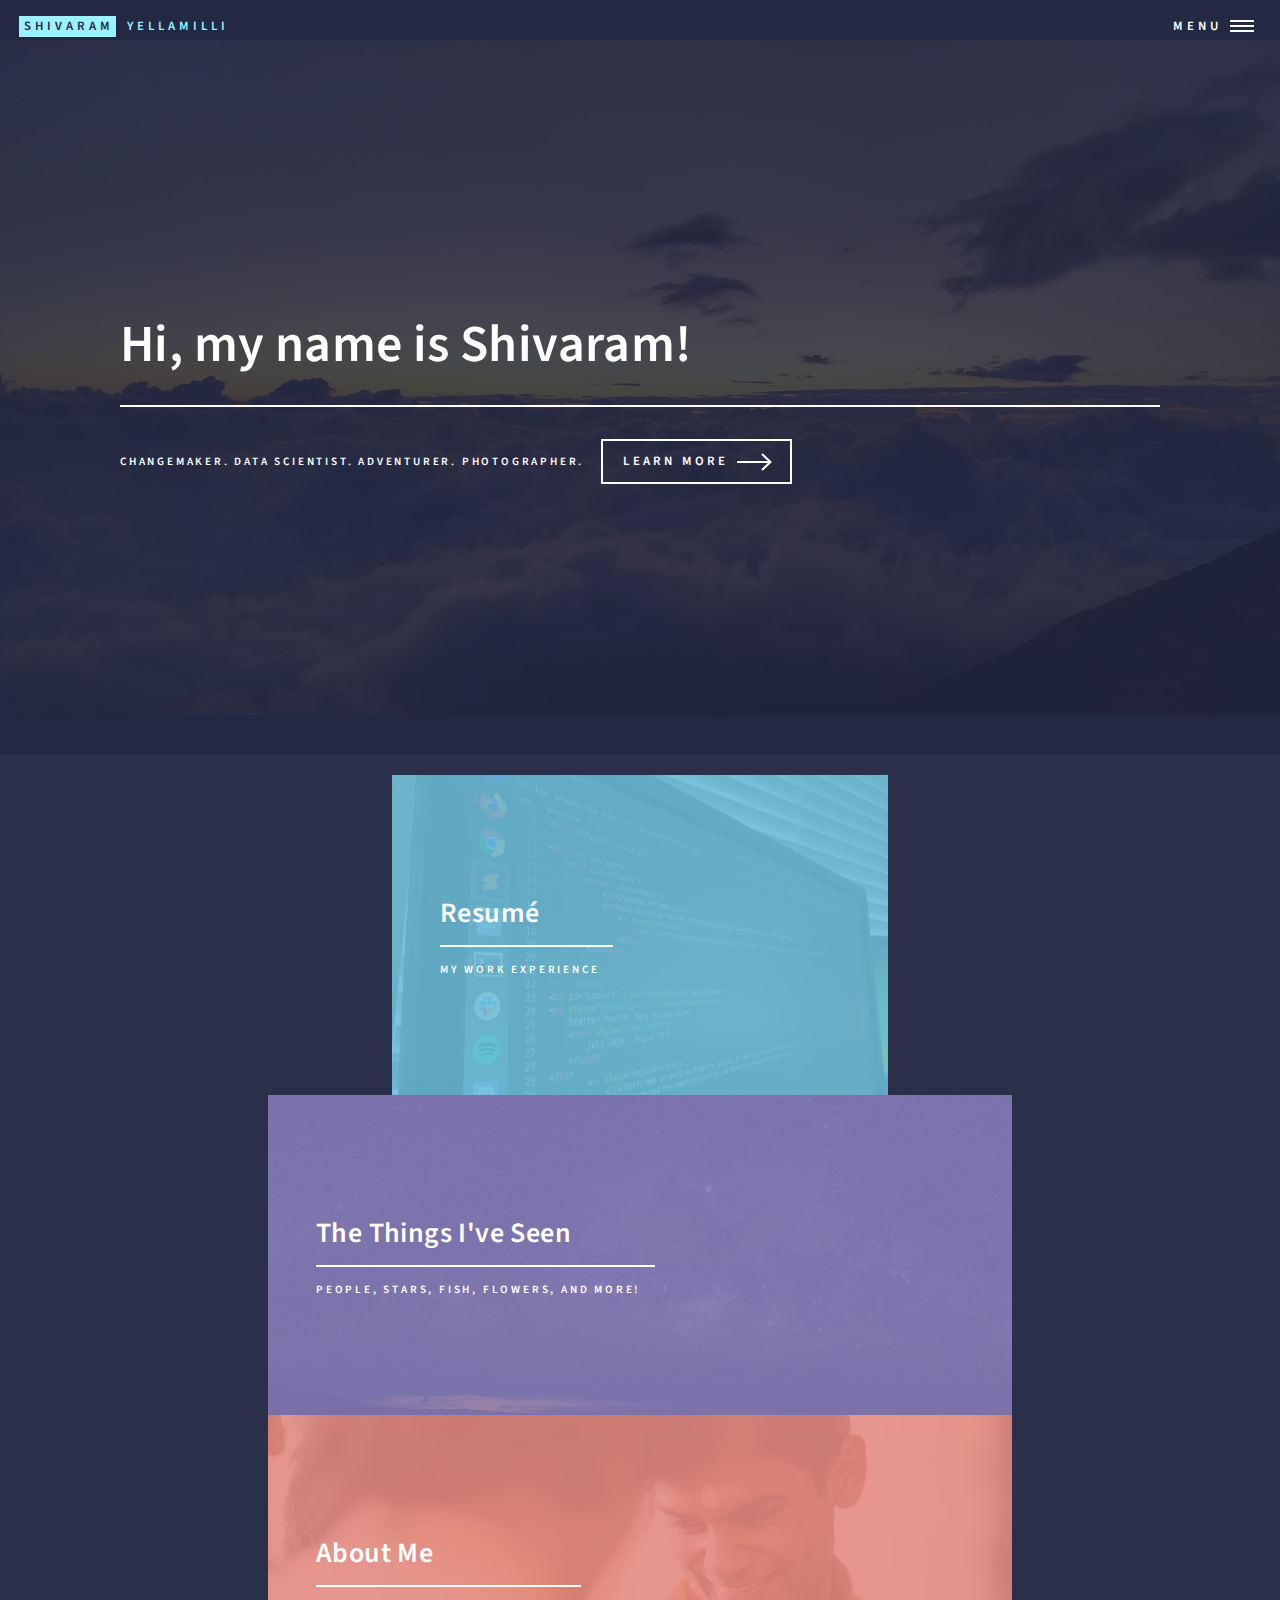
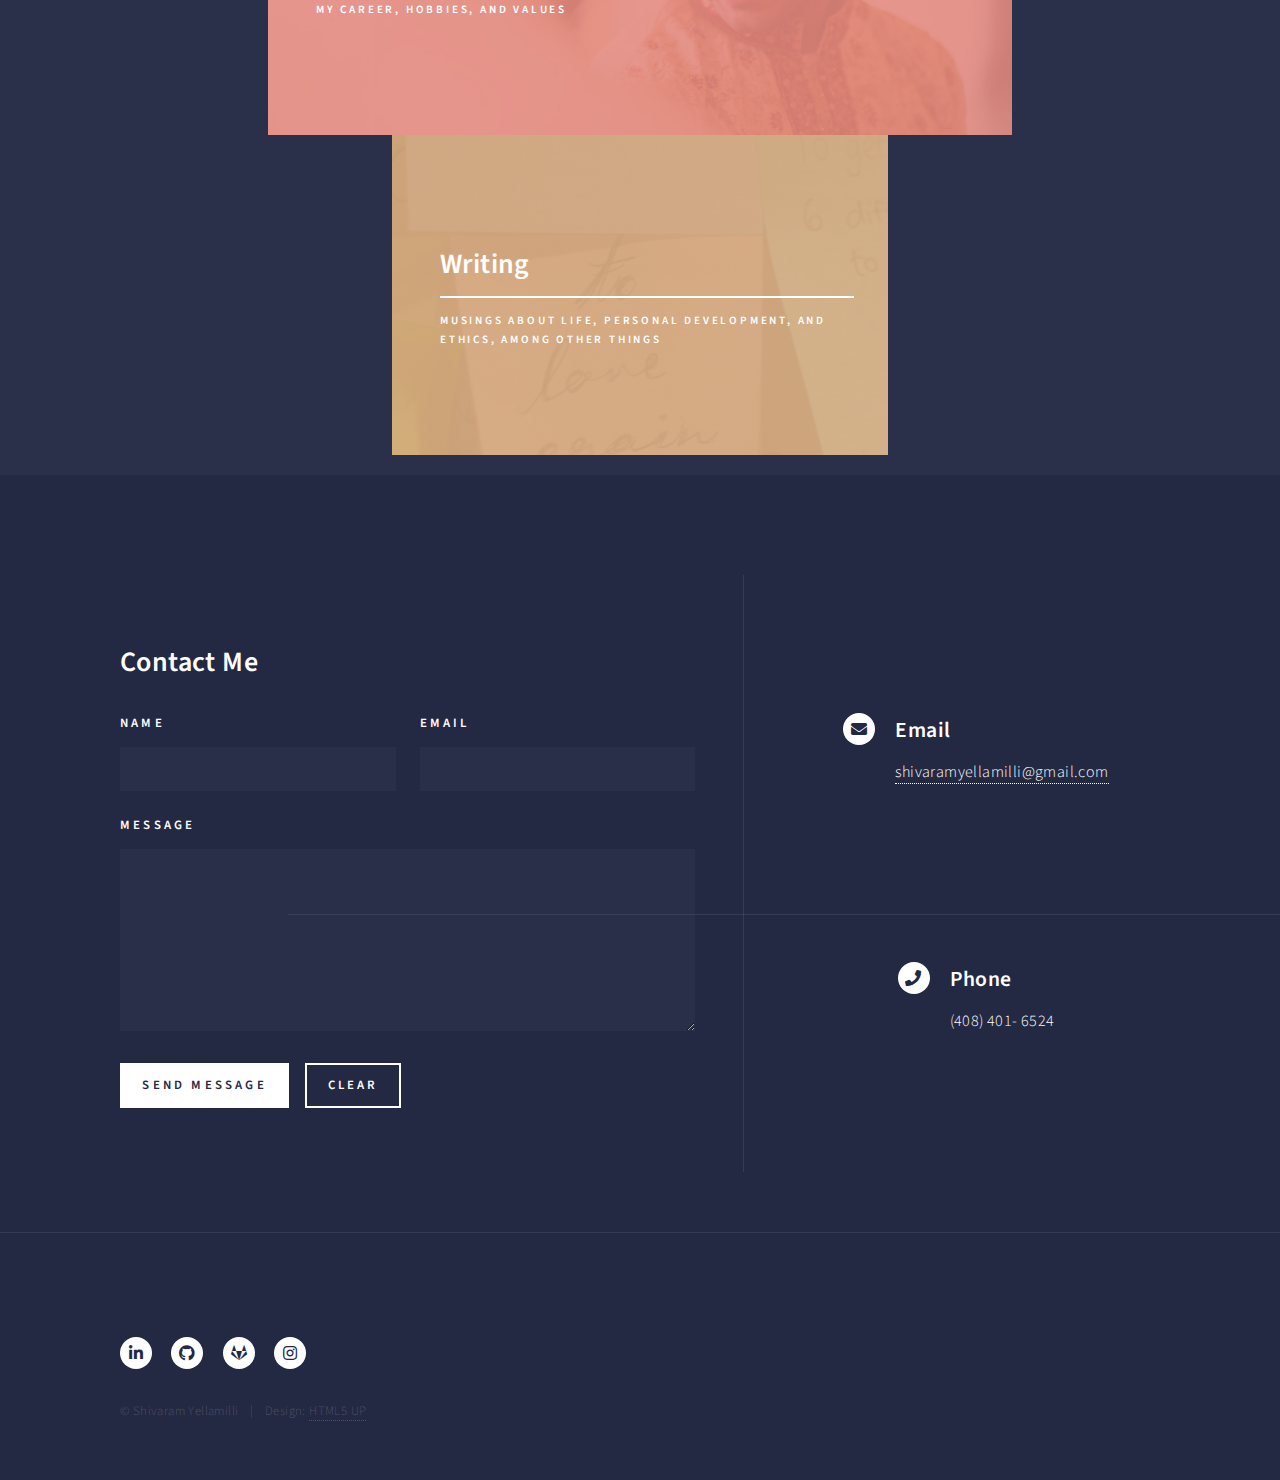
<file: index.html>
<!DOCTYPE HTML>
<!--
	Forty by HTML5 UP
	html5up.net | @ajlkn
	Free for personal and commercial use under the CCA 3.0 license (html5up.net/license)
-->
<html>
	<head>
		<!-- Global site tag (gtag.js) - Google Analytics -->
		<script async src="https://www.googletagmanager.com/gtag/js?id=UA-177823870-1"></script>
		<script>
		  window.dataLayer = window.dataLayer || [];
		  function gtag(){dataLayer.push(arguments);}
		  gtag('js', new Date());

		  gtag('config', 'UA-177823870-1');
		</script>
		<title>Shivaram Yellamilli</title>
		<meta charset="utf-8" />
		<meta name="viewport" content="width=device-width, initial-scale=1, user-scalable=no" />
		<link rel="stylesheet" href="assets/css/main.css" />
		<noscript><link rel="stylesheet" href="assets/css/noscript.css" /></noscript>
		<link rel="icon" type="image/png" href="favicon.png">
	</head>
	<body class="is-preload">

		<!-- Wrapper -->
			<div id="wrapper">

				<!-- Header -->
					<header id="header" class="alt">
						<a href="index.html" class="logo"><strong>Shivaram</strong> <span>Yellamilli</span></a>
						<nav>
							<a href="#menu">Menu</a>
						</nav>
					</header>

				<!-- Menu -->
					<nav id="menu">
						<ul class="links">
							<li><a href="index.html">Home</a></li>
							<li><a href="resume.html">Resumé</a></li>
							<li><a href="photography.html">Photography</a></li>
							<li><a href="writing.html">Writing</a></li>
							<li><a href="aboutme.html">About Me</a></li>
						</ul>
						<ul class="actions stacked">
							<li><a href="#footer" class="button primary fit">Get in Touch!</a></li>
						</ul>
					</nav>

				<!-- Banner -->
					<section id="banner" class="major">
						<div class="inner">

							<header class="major">
								<h1>Hi, my name is Shivaram!</h1>
							</header>
							<div class="content">
								<p>Changemaker. Data Scientist. Adventurer. Photographer.
								<ul class="actions">
									<li><a href="#one" class="button next scrolly">Learn More</a></li>
								</ul>
							</div>
						</div>
					</section>

				<!-- Main -->
					<div id="main">

						<!-- One -->
							<section id="one" class="tiles">
								<article>
									<span class="image">
										<img src="images/code.webp" alt="" />
									</span>
									<header class="major">
										<h3><a href="resume.html" class="link">Resumé</a></h3>
										<p>My Work Experience</p>
									</header>
								</article>
								<article>
									<span class="image">
										<img src="images/milkyway.webp" alt="" />
									</span>
									<header class="major">
										<h3><a href="photography.html" class="link">The Things I've Seen</a></h3>
										<p>People, Stars, Fish, Flowers, and More!</p>
									</header>
								</article>
								<article>
									<span class="image">
										<img src="images/mev2.webp" alt="" />
									</span>
									<header class="major">
										<h3><a href="aboutme.html" class="link">About Me</a></h3>
										<p>My Career, Hobbies, and Values</p>
									</header>
								</article>
								<article>
									<span class="image">
										<img src="images/notes.webp" alt="" />
									</span>
									<header class="major">
										<h3><a href="writing.html" class="link">Writing</a></h3>
										<p>Musings about life, personal development, and ethics, among other things</p>
									</header>
								</article>
							</section>

					</div>

				<!-- Contact -->
					<section id="contact">
						<div class="inner">
							<section>
								<form method="post" action="https://formspree.io/syellamilli@protonmail.com">
									<h2> Contact  Me </h2>
									<div class="fields">
										<div class="field half">
											<label for="name">Name</label>
											<input type="text" name="name" id="name" />
										</div>
										<div class="field half">
											<label for="email">Email</label>
											<input type="text" name="email" id="email" />
										</div>
										<div class="field">
											<label for="message">Message</label>
											<textarea name="message" id="message" rows="6"></textarea>
										</div>
									</div>
									<ul class="actions">
										<li><input type="submit" value="Send Message" class="primary" /></li>
										<li><input type="reset" value="Clear" /></li>
									</ul>
								</form>
							</section>
							<section class="split">
								<section>
									<div class="contact-method">
										<span class="icon solid alt fa-envelope"></span>
										<h3>Email</h3>
										<a href="#">shivaramyellamilli@gmail.com</a>
									</div>
								</section>
								<section>
									<div class="contact-method">
										<span class="icon solid alt fa-phone"></span>
										<h3>Phone</h3>
										<span>(408) 401- 6524 </span>
									</div>
								</section>
							</section>
						</div>
					</section>

				<!-- Footer -->
					<footer id="footer">
						<div class="inner">
							<ul class="icons">
								<!-- <li><a href="#" class="icon brands alt fa-twitter"><span class="label">Twitter</span></a></li>
								<li><a href="#" class="icon brands alt fa-facebook-f"><span class="label">Facebook</span></a></li> -->
								<li><a href="https://www.linkedin.com/in/shivaramy/" class="icon brands alt fa-linkedin-in"><span class="label">LinkedIn</span></a></li>
								<li><a href="https://github.com/syellamilli" class="icon brands alt fa-github"><span class="label">GitHub</span></a></li>
								<li><a href="https://gitlab.com/shivaramy" class="icon brands alt fa-gitlab"><span class="label">GitLab</span></a></li>
								<li><a href="https://www.instagram.com/axiomatically.ambiguous/" class="icon brands alt fa-instagram"><span class="label">Instagram</span></a></li>
							</ul>
							<ul class="copyright">
								<li>&copy; Shivaram  Yellamilli</li><li>Design: <a href="https://html5up.net">HTML5 UP</a></li>
							</ul>
						</div>
					</footer>

			</div>

		<!-- Scripts -->
			<script src="assets/js/jquery.min.js"></script>
			<script src="assets/js/jquery.scrolly.min.js"></script>
			<script src="assets/js/jquery.scrollex.min.js"></script>
			<script src="assets/js/browser.min.js"></script>
			<script src="assets/js/breakpoints.min.js"></script>
			<script src="assets/js/util.js"></script>
			<script src="assets/js/main.js"></script>

	</body>
</html>
</file>
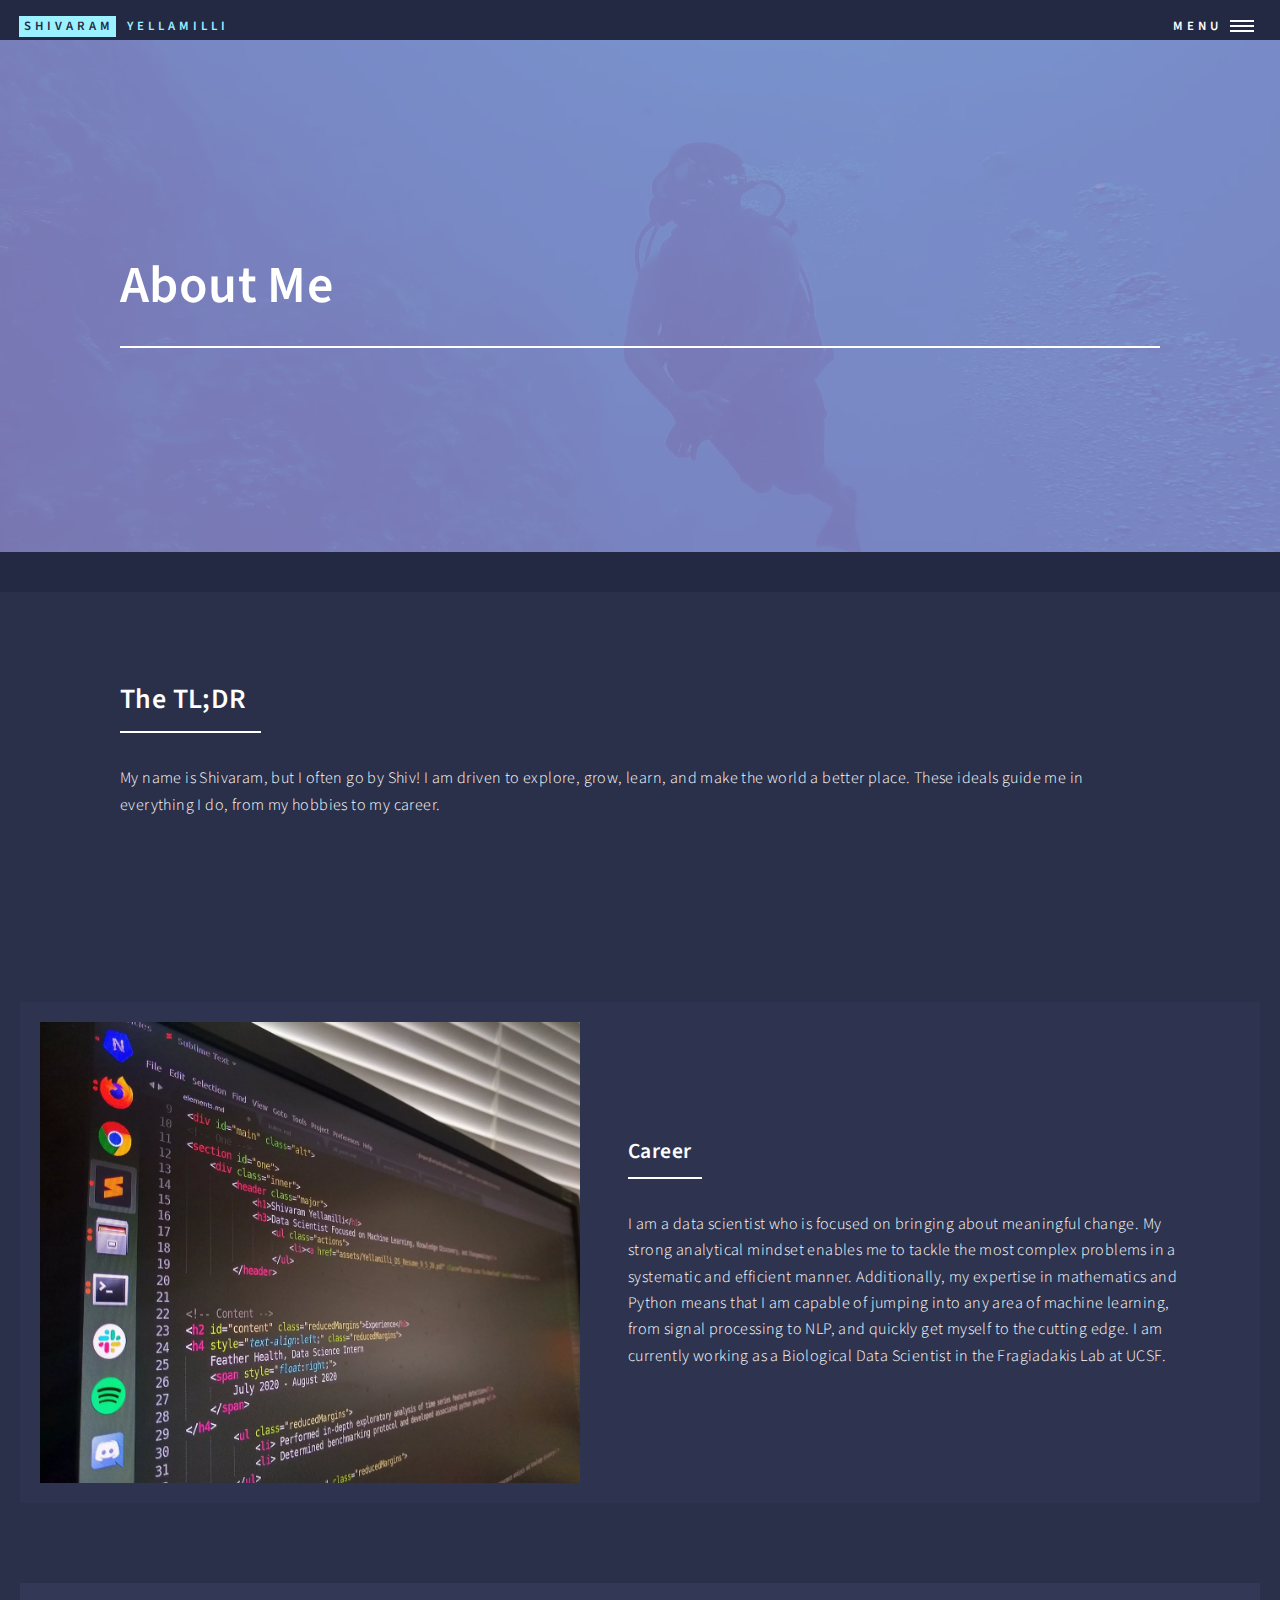
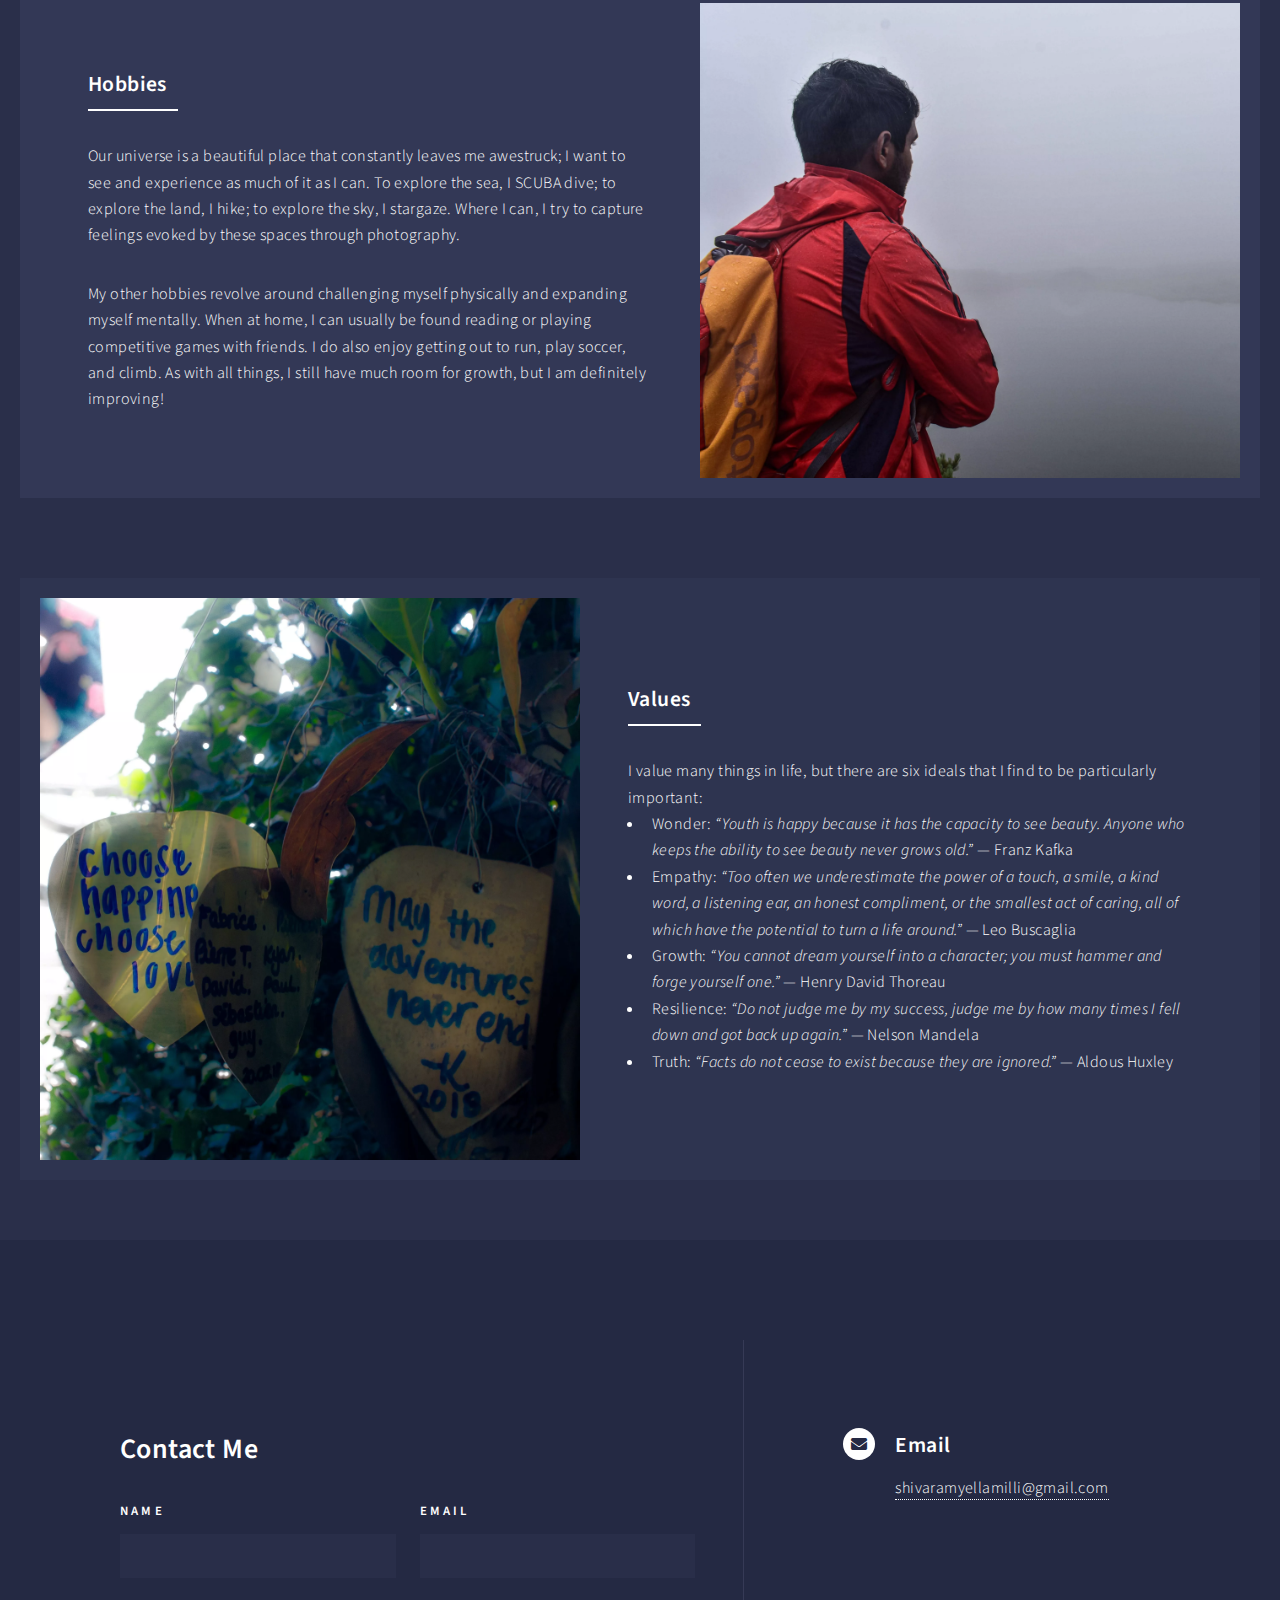
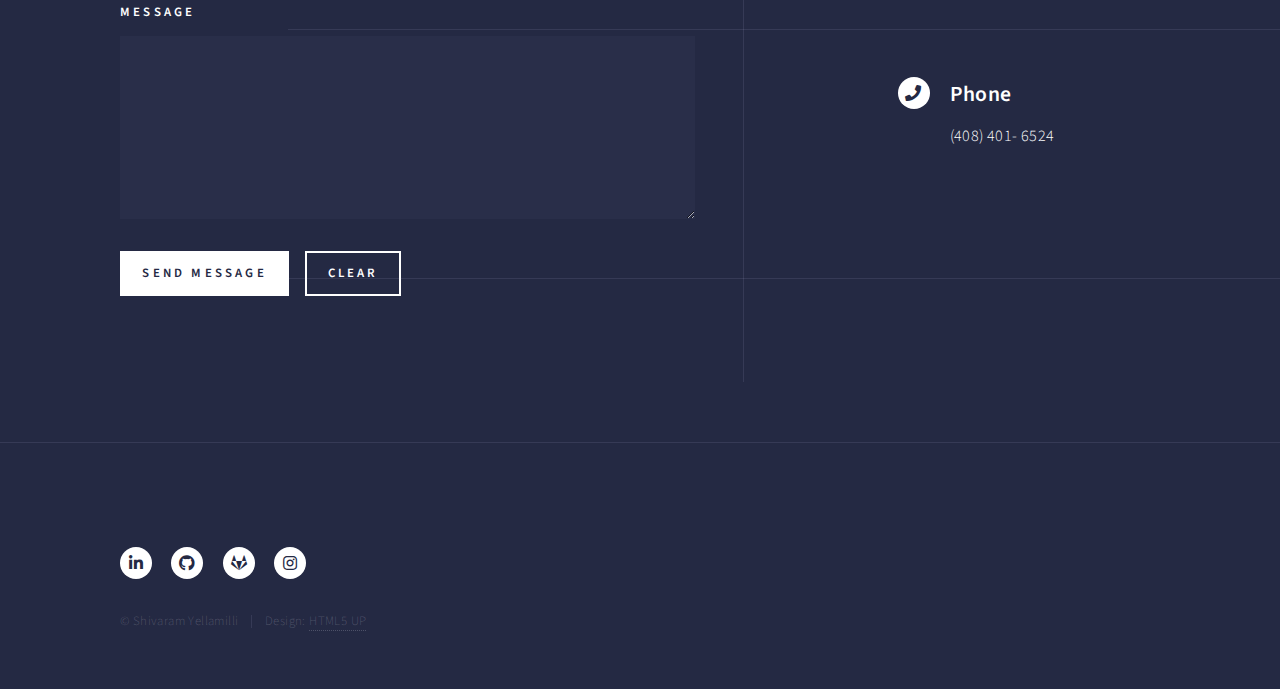
<file: aboutme.html>
<!DOCTYPE HTML>
<!--
	Forty by HTML5 UP
	html5up.net | @ajlkn
	Free for personal and commercial use under the CCA 3.0 license (html5up.net/license)
-->
<html>
	<head>
		<!-- Global site tag (gtag.js) - Google Analytics -->
		<script async src="https://www.googletagmanager.com/gtag/js?id=UA-177823870-1"></script>
		<script>
		  window.dataLayer = window.dataLayer || [];
		  function gtag(){dataLayer.push(arguments);}
		  gtag('js', new Date());

		  gtag('config', 'UA-177823870-1');
		</script>
		<title>About Me | Shivaram</title>
		<meta charset="utf-8" />
		<meta name="viewport" content="width=device-width, initial-scale=1, user-scalable=no" />
		<link rel="stylesheet" href="assets/css/main.css" />
		<noscript><link rel="stylesheet" href="assets/css/noscript.css" /></noscript>
		<link rel="icon" type="image/png" href="favicon.png">
	</head>
	<body class="is-preload">

		<!-- Wrapper -->
			<div id="wrapper">

				<!-- Header -->
					<header id="header" class="alt">
						<a href="index.html" class="logo"><strong>Shivaram</strong> <span>Yellamilli</span></a>
						<nav>
							<a href="#menu">Menu</a>
						</nav>
					</header>

				<!-- Menu -->
					<nav id="menu">
						<ul class="links">
							<li><a href="index.html">Home</a></li>
							<li><a href="resume.html">Resumé</a></li>
							<li><a href="photography.html">Photography</a></li>
							<li><a href="writing.html">Writing</a></li>
							<li><a href="aboutme.html">About Me</a></li>
						</ul>
						<ul class="actions stacked">
							<li><a href="#footer" class="button primary fit">Get in Touch!</a></li>
						</ul>
					</nav>

				<!-- Banner -->
				<!-- Note: The "styleN" class below should match that of the header element. -->
					<section id="banner" class="style2">
						<div class="inner">
							<span class="image">
								<img src="images/me4.webp" alt="" />
							</span>
							<header class="major">
								<h1>About Me</h1>
							</header>
							<div class="content">
								<p></p>
							</div>
						</div>
					</section>

				<!-- Main -->
					<div id="main">

						<section id="one">
							<div class="inner">
								<header class="major">
									<h2>The TL;DR</h2>
								</header>
								<p>My name is Shivaram, but I often go by Shiv! I am driven to explore, grow, learn, and make the  world a better place. These ideals guide me in everything I do, from my hobbies to my career. </p>
							</div>
						</section>

						<!-- Two -->
						<section id="two" class="spotlights">
							<section>
								<a href="generic.html" class="image">
									<img src="images/code2.webp"alt="" data-position="center center" />
								</a>
								<div class="content">
									<div class="inner">
										<header class="major">
											<h3>Career</h3>
										</header>
										<p>I am a data scientist who is focused on bringing about meaningful change. My strong analytical mindset enables me to tackle the most complex problems in a systematic and efficient manner. Additionally, my expertise in mathematics and Python means that I am capable of jumping into any area of machine learning, from signal processing to NLP, and quickly get myself to the cutting edge. I am currently working as a Biological Data Scientist in the Fragiadakis Lab at UCSF. </p>
									</div>
								</div>
							</section>
							<section>
								<a href="generic.html" class="image">
									<img src="images/Asahidake.webp" alt="" data-position="top center" />
								</a>
								<div class="content">
									<div class="inner">
										<header class="major">
											<h3>Hobbies</h3>
										</header>
										<p>Our universe is a beautiful place that constantly leaves me awestruck; I want to see and experience as much of it as I can. To explore the sea, I SCUBA dive; to explore the land, I hike; to explore the sky, I stargaze. Where I can, I try to capture feelings evoked by these spaces through photography. </p> 
										<p>My other hobbies revolve around challenging myself physically and expanding myself mentally. When at home, I can usually be found reading or playing competitive games with friends. I do also enjoy getting out to run, play soccer, and climb.  As with all things, I still have much room for growth, but I am definitely improving!</p>
									</div>
								</div>
							</section>
							<section>
								<a href="generic.html" class="image">
									<img src="images/pendants.webp" alt="" data-position="25% 25%" />
								</a>
								<div class="content">
									<div class="inner">
										<header class="major">
											<h3>Values</h3>
										</header>
										I value many things in life, but there are six ideals that I find to  be  particularly important:
										<ul class="reducedMargins">
											<li> Wonder: <i>“Youth is happy because it has the capacity to see beauty. Anyone who keeps the ability to see beauty never grows old.”</i> ― Franz Kafka</li>
											<li> Empathy: <i>“Too often we underestimate the power of a touch, a smile, a kind word, a listening ear, an honest compliment, or the smallest act of caring, all of which have the potential to turn a life around.”</i> ― Leo Buscaglia</li>
											<li>Growth: <i> “You cannot dream yourself into a character; you must hammer and forge yourself one.”</i> ― Henry David Thoreau</li>
											<li>Resilience: <i>“Do not judge me by my success, judge me by how many times I fell down and got back up again.”</i> ― Nelson Mandela</li>
											<li>Truth: <i>“Facts do not cease to exist because they are ignored.”</i> ― Aldous Huxley</li>
										</ul>
									</div>
								</div>
							</section>
						</section>

					</div>

				<!-- Contact -->
					<section id="contact">
						<div class="inner">
							<section>
								<form method="post" action="https://formspree.io/syellamilli@protonmail.com">
									<h2> Contact  Me </h2>
									<div class="fields">
										<div class="field half">
											<label for="name">Name</label>
											<input type="text" name="name" id="name" />
										</div>
										<div class="field half">
											<label for="email">Email</label>
											<input type="text" name="email" id="email" />
										</div>
										<div class="field">
											<label for="message">Message</label>
											<textarea name="message" id="message" rows="6"></textarea>
										</div>
									</div>
									<ul class="actions">
										<li><input type="submit" value="Send Message" class="primary" /></li>
										<li><input type="reset" value="Clear" /></li>
									</ul>
								</form>
							</section>
							<section class="split">
								<section>
									<div class="contact-method">
										<span class="icon solid alt fa-envelope"></span>
										<h3>Email</h3>
										<a href="#">shivaramyellamilli@gmail.com</a>
									</div>
								</section>
								<section>
									<div class="contact-method">
										<span class="icon solid alt fa-phone"></span>
										<h3>Phone</h3>
										<span>(408) 401- 6524 </span>
									</div>
								</section>
								<section>
								</section>
							</section>
						</div>
					</section>

				<!-- Footer -->
					<footer id="footer">
						<div class="inner">
							<ul class="icons">
								<!-- <li><a href="#" class="icon brands alt fa-twitter"><span class="label">Twitter</span></a></li>
								<li><a href="#" class="icon brands alt fa-facebook-f"><span class="label">Facebook</span></a></li> -->
								<li><a href="https://www.linkedin.com/in/shivaramy/" class="icon brands alt fa-linkedin-in"><span class="label">LinkedIn</span></a></li>
								<li><a href="https://github.com/syellamilli" class="icon brands alt fa-github"><span class="label">GitHub</span></a></li>
								<li><a href="https://gitlab.com/shivaramy" class="icon brands alt fa-gitlab"><span class="label">GitLab</span></a></li>
								<li><a href="https://www.instagram.com/axiomatically.ambiguous/" class="icon brands alt fa-instagram"><span class="label">Instagram</span></a></li>
							</ul>
							<ul class="copyright">
								<li>&copy; Shivaram  Yellamilli</li><li>Design: <a href="https://html5up.net">HTML5 UP</a></li>
							</ul>
						</div>
					</footer>

			</div>

		<!-- Scripts -->
			<script src="assets/js/jquery.min.js"></script>
			<script src="assets/js/jquery.scrolly.min.js"></script>
			<script src="assets/js/jquery.scrollex.min.js"></script>
			<script src="assets/js/browser.min.js"></script>
			<script src="assets/js/breakpoints.min.js"></script>
			<script src="assets/js/util.js"></script>
			<script src="assets/js/main.js"></script>

	</body>
</html>
</file>
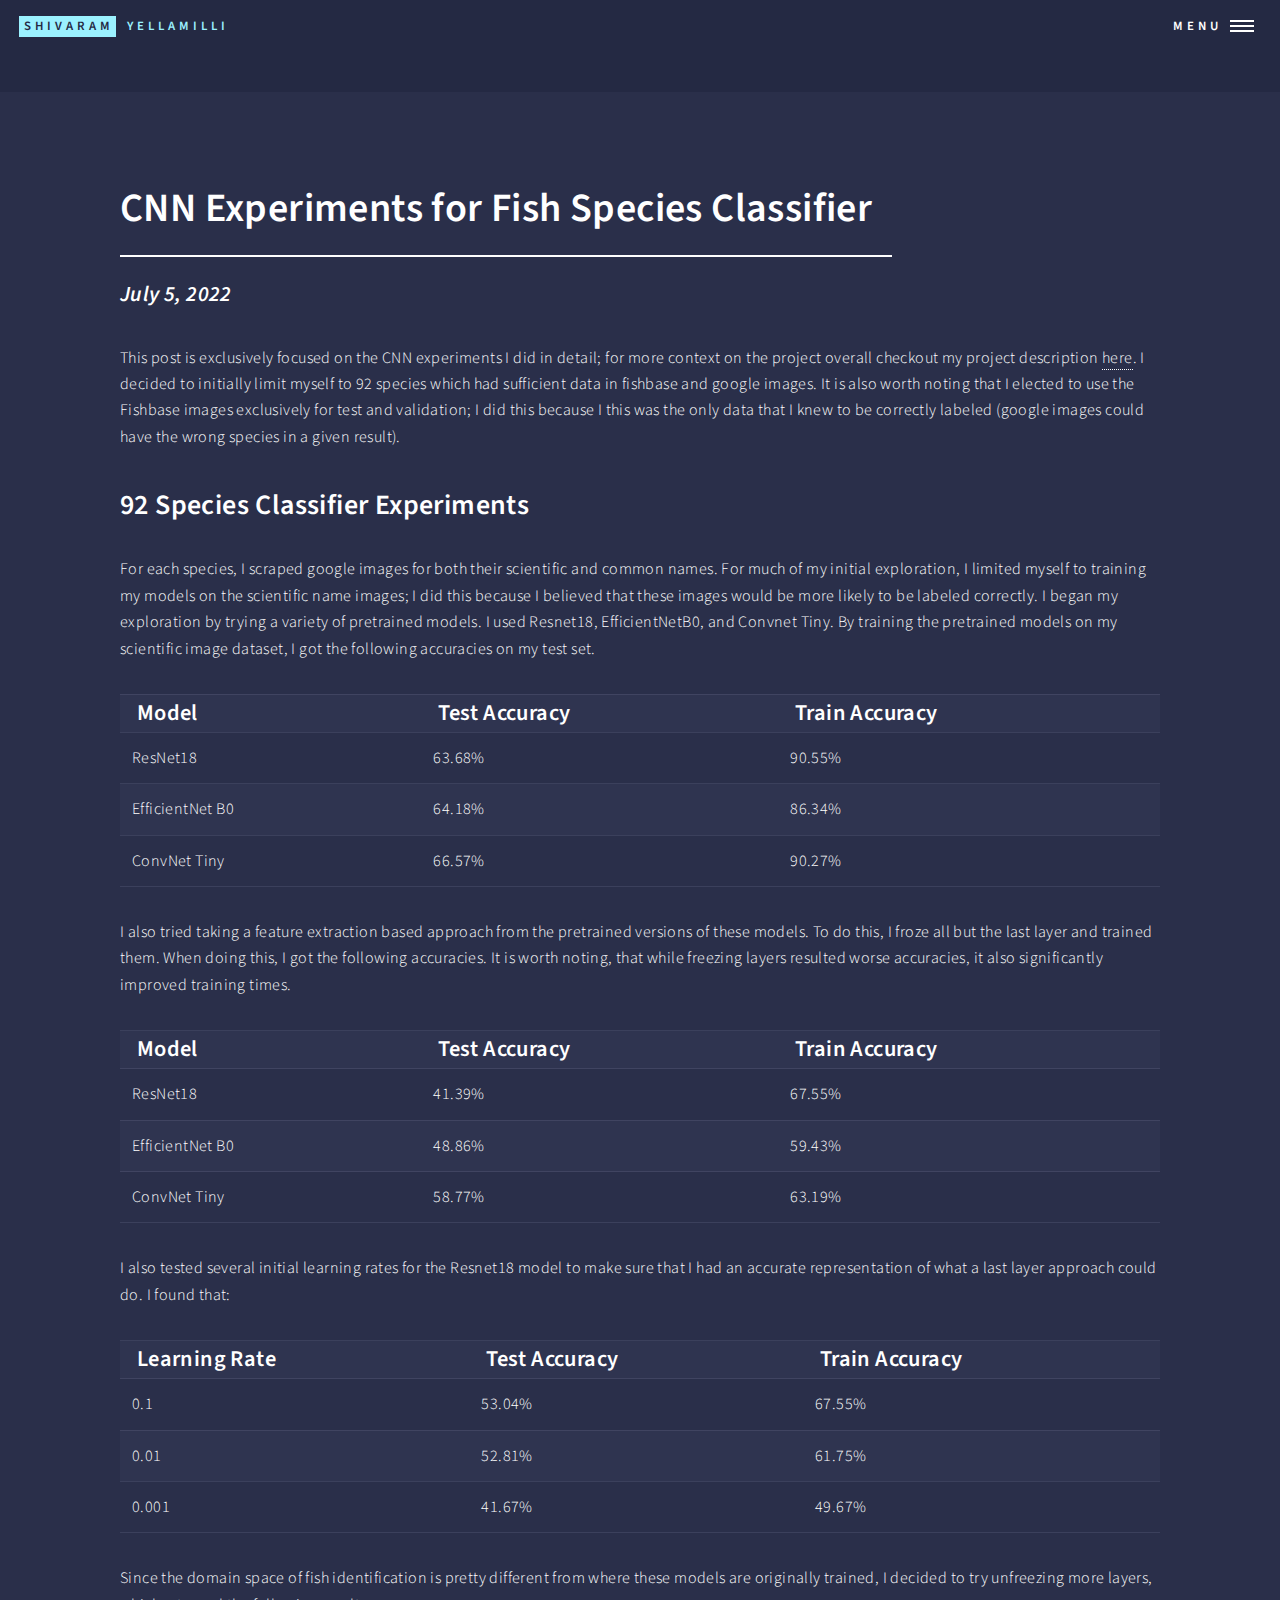
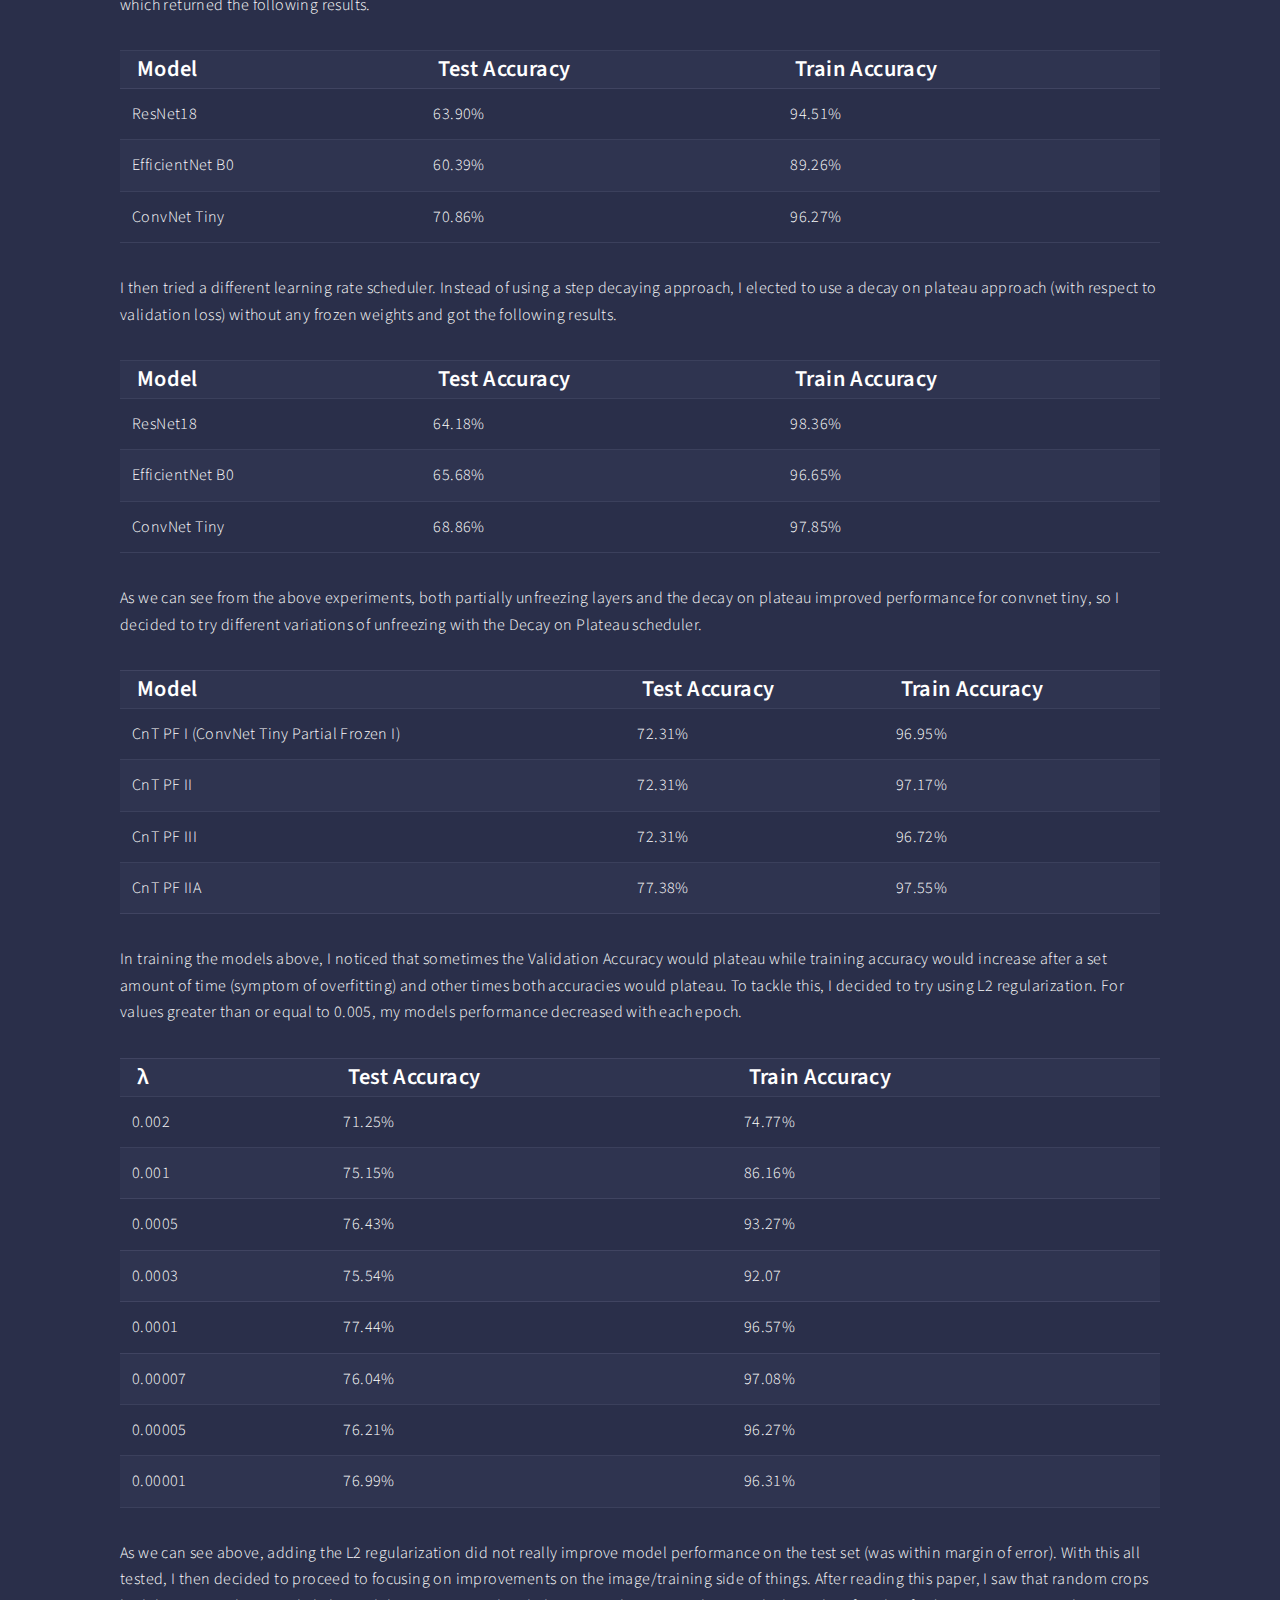
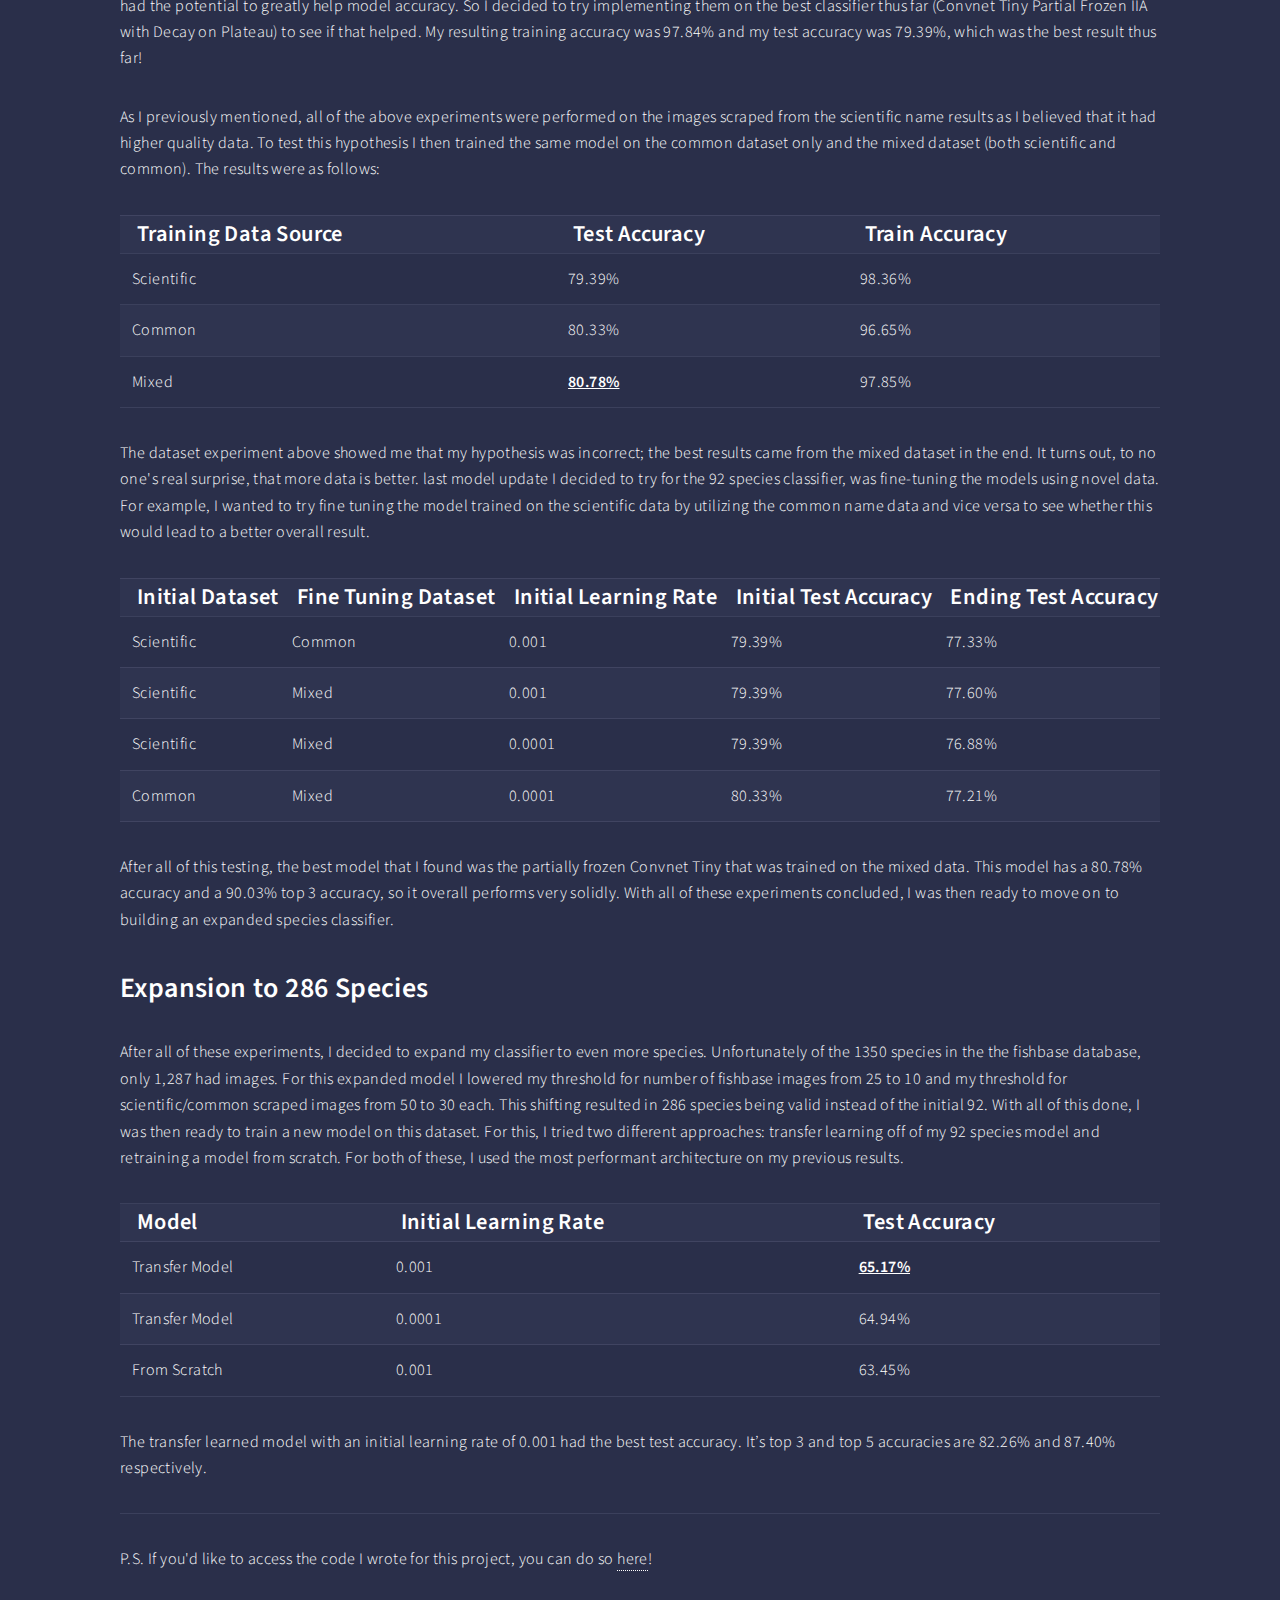
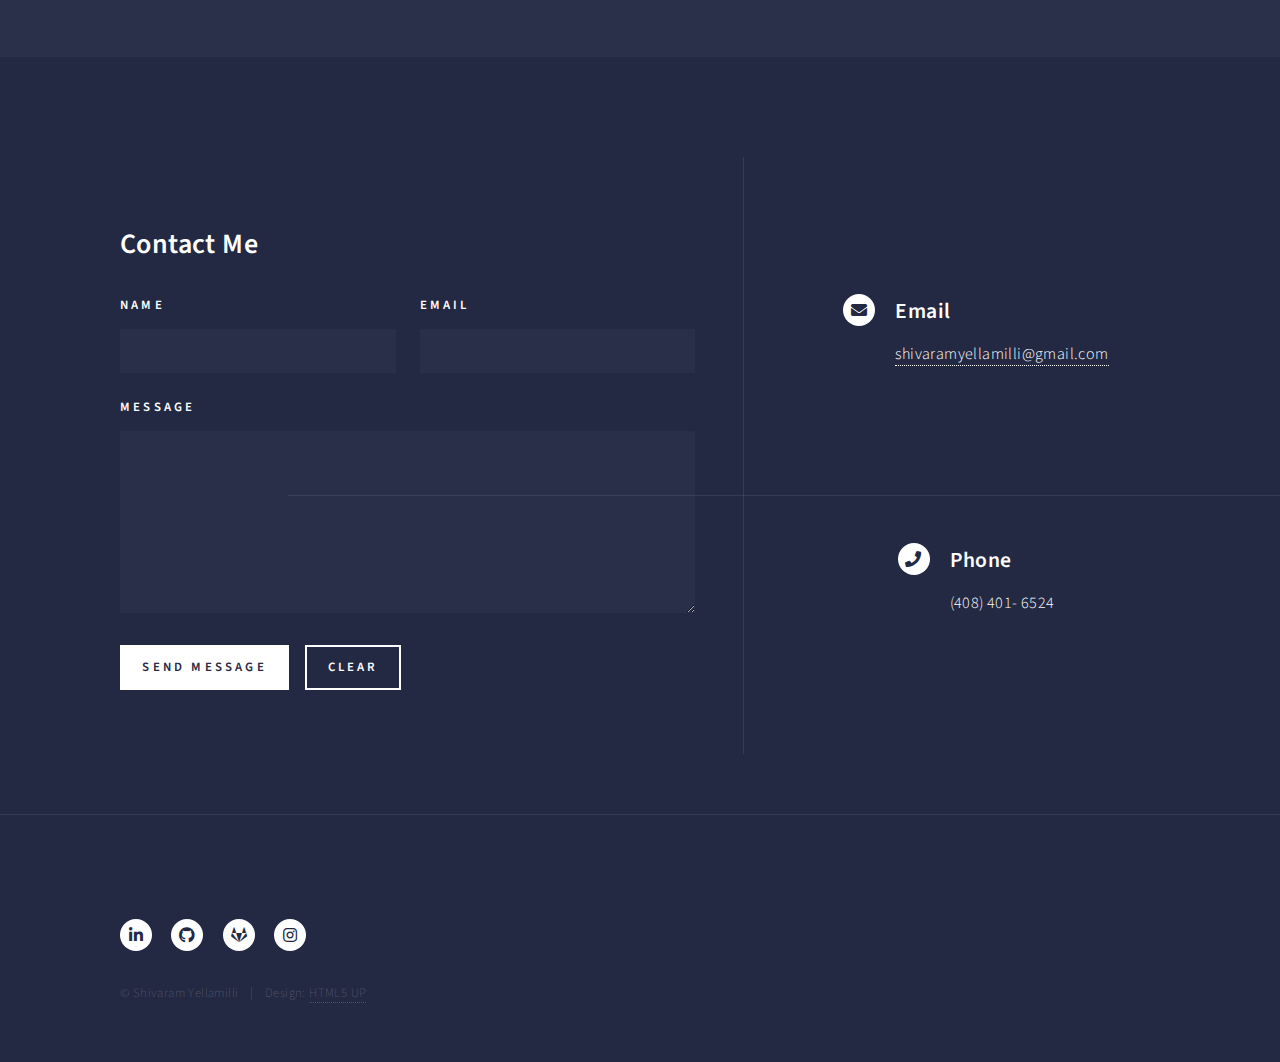
<file: fc_details.html>
<!DOCTYPE HTML>
<!--
	Forty by HTML5 UP
	html5up.net | @ajlkn
	Free for personal and commercial use under the CCA 3.0 license (html5up.net/license)
-->
<html>
	<head>
		<!-- Global site tag (gtag.js) - Google Analytics -->
		<script async src="https://www.googletagmanager.com/gtag/js?id=UA-177823870-1"></script>
		<script>
		 window.dataLayer = window.dataLayer || [];
		 function gtag(){dataLayer.push(arguments);}
		 gtag('js', new Date());

		 gtag('config', 'UA-177823870-1');
		</script>
		<title>Fish ID CNN Experiments</title>
		<meta charset="utf-8" />
		<meta name="viewport" content="width=device-width, initial-scale=1, user-scalable=no" />
		<link rel="stylesheet" href="assets/css/main.css" />
		<noscript><link rel="stylesheet" href="assets/css/noscript.css" /></noscript>
		<link rel="icon" type="image/png" href="favicon.png">
	</head>

	<style>
		img {

		 width: 100%;
		 height: 100%;

		 object-fit: cover;

		 object-position: center;

		}
	</style>



	<body class="is-preload">

		<!-- Wrapper -->
			<div id="wrapper">

				<!-- Header -->
					<header id="header" class="alt">
						<a href="index.html" class="logo"><strong>Shivaram</strong> <span>Yellamilli</span></a>
						<nav>
							<a href="#menu">Menu</a>
						</nav>
					</header>

				<!-- Menu -->
					<nav id="menu">
						<ul class="links">
							<li><a href="index.html">Home</a></li>
							<li><a href="resume.html">Resumé</a></li>
							<li><a href="photography.html">Photography</a></li>
							<li><a href="writing.html">Writing</a></li>
							<li><a href="aboutme.html">About Me</a></li>
						</ul>
						<ul class="actions stacked">
							<li><a href="#footer" class="button primary fit">Get in Touch!</a></li>
						</ul>
					</nav>

				
				<!-- Main -->
					<div id="main">
						<!-- One -->
							<section id="one">
								<div class="inner">

									<header class="major">
										<h1>CNN Experiments for Fish Species Classifier</h1>
										<h3><i>July 5, 2022</i></h3>
									</header>

									<!-- Content -->
										<p>This post is exclusively focused on the CNN experiments I did in detail; for more context on the project overall checkout my project description <a href =https://syellamilli.github.io/fish_classifier.html>here</a>. I decided to initially limit myself to 92 species which had sufficient data in fishbase and google images. It is also worth noting that I elected to use the Fishbase images exclusively for test and validation; I did this because I this was the only data that I knew to be correctly labeled (google images could have the wrong species in a given result). </p>

										<h2> 92 Species Classifier Experiments</h2>
										
										<p>For each species, I scraped google images for both their scientific and common names. For much of my initial exploration, I limited myself to training my models on the scientific name images; I did this because I believed that these images would be more likely to be labeled correctly. I began my exploration by trying a variety of pretrained models. I used Resnet18, EfficientNetB0, and Convnet Tiny. By training the pretrained models on my scientific image dataset, I got the following accuracies on my test set.</p> 
											
										<table>
											<tr>
											  <th>Model</th>
											  <th>Test Accuracy</th>
											  <th>Train Accuracy</th>
											</tr>
											<tr>
											  <td>ResNet18</td>
											  <td>63.68%</td>
											  <td>90.55%</td>
											</tr>
											<tr>
											  <td>EfficientNet B0</td>
											  <td>64.18%</td>
											  <td>86.34%</td>
											</tr>
											<tr>
												<td>ConvNet Tiny</td>
												<td>66.57%</td>
												<td>90.27%</td>
											  </tr>
										  </table> 
										
										<p>I also tried taking a feature extraction based approach from the pretrained versions of these models. To do this, I froze all but the last layer and trained them. When doing this, I got the following accuracies. It is worth noting, that while freezing layers resulted worse accuracies, it also significantly improved training times. </p>
											
										<table>
											<tr>
											  <th>Model</th>
											  <th>Test Accuracy</th>
											  <th>Train Accuracy</th>
											</tr>
											<tr>
											  <td>ResNet18</td>
											  <td>41.39%</td>
											  <td>67.55%</td>
											</tr>
											<tr>
											  <td>EfficientNet B0</td>
											  <td>48.86%</td>
											  <td>59.43%</td>
											</tr>
											<tr>
												<td>ConvNet Tiny</td>
												<td>58.77%</td>
												<td>63.19%</td>
											  </tr>
										  </table> 

											<p>I also tested several initial learning rates for the Resnet18 model to make sure that I had an accurate representation of what a last layer approach could do. I found that:</p>
											
											<table>
												<tr>
												  <th>Learning Rate</th>
												  <th>Test Accuracy</th>
												  <th>Train Accuracy</th>
												</tr>
												<tr>
												  <td>0.1</td>
												  <td>53.04%</td>
												  <td>67.55%</td>
												</tr>
												<tr>
												  <td>0.01</td>
												  <td>52.81%</td>
												  <td>61.75%</td>
												</tr>
												<tr>
													<td>0.001</td>
													<td>41.67%</td>
													<td>49.67%</td>
												  </tr>
											  </table> 

											<p>Since the domain space of fish identification is pretty different from where these models are originally trained, I decided to try unfreezing more layers, which returned the following results.</p>
											
											<table>
												<tr>
												  <th>Model</th>
												  <th>Test Accuracy</th>
												  <th>Train Accuracy</th>
												</tr>
												<tr>
												  <td>ResNet18</td>
												  <td>63.90%</td>
												  <td>94.51%</td>
												</tr>
												<tr>
												  <td>EfficientNet B0</td>
												  <td>60.39%</td>
												  <td>89.26%</td>
												</tr>
												<tr>
													<td>ConvNet Tiny</td>
													<td>70.86%</td>
													<td>96.27%</td>
												  </tr>
											  </table> 

											<p>I then tried a different learning rate scheduler. Instead of using a step decaying approach, I elected to use a decay on plateau approach (with respect to validation loss) without any frozen weights and got the following results.</p>
											
											<table>
												<tr>
												  <th>Model</th>
												  <th>Test Accuracy</th>
												  <th>Train Accuracy</th>
												</tr>
												<tr>
												  <td>ResNet18</td>
												  <td>64.18%</td>
												  <td>98.36%</td>
												</tr>
												<tr>
												  <td>EfficientNet B0</td>
												  <td>65.68%</td>
												  <td>96.65%</td>
												</tr>
												<tr>
													<td>ConvNet Tiny</td>
													<td>68.86%</td>
													<td>97.85%</td>
												  </tr>
											  </table> 
											
											<p>As we can see from the above experiments, both partially unfreezing layers and the decay on plateau improved performance for convnet tiny, so I decided to try different variations of unfreezing with the Decay on Plateau scheduler.</p>
											
											<table>
												<tr>
												  <th>Model</th>
												  <th>Test Accuracy</th>
												  <th>Train Accuracy</th>
												</tr>
												<tr>
												  <td>CnT PF I (ConvNet Tiny Partial Frozen I)</td>
												  <td>72.31%</td>
												  <td>96.95%</td>
												</tr>
												<tr>
												  <td>CnT PF II</td>
												  <td>72.31%</td>
												  <td>97.17%</td>
												</tr>
												<tr>
													<td>CnT PF III</td>
													<td>72.31%</td>
													<td>96.72%</td>
												</tr>
												<tr>
													<td>CnT PF IIA</td>
													<td>77.38%</td>
													<td>97.55%</td>
												</tr>
											</table>
											
											<p>In training the models above, I noticed that sometimes the Validation Accuracy would plateau while training accuracy would increase after a set amount of time (symptom of overfitting) and other times both accuracies would plateau. To tackle this, I decided to try using L2 regularization. For values greater than or equal to 0.005, my models performance decreased with each epoch. </p>

											<table>
												<tr>
												  <th>&lambda;</th>
												  <th>Test Accuracy</th>
												  <th>Train Accuracy</th>
												</tr>
												<tr>
													<td>0.002</td>
													<td>71.25%</td>
													<td>74.77%</td>
												  </tr>
												<tr>
													<td>0.001</td>
													<td>75.15%</td>
													<td>86.16%</td>
												  </tr>
												<tr>
												  <td>0.0005</td>
												  <td>76.43%</td>
												  <td>93.27%</td>
												</tr>
												<tr>
												  <td>0.0003</td>
												  <td>75.54%</td>
												  <td>92.07</td>
												</tr>
												<tr>
													<td>0.0001</td>
													<td>77.44%</td>
													<td>96.57%</td>
												</tr>
												<tr>
													<td>0.00007</td>
													<td>76.04%</td>
													<td>97.08%</td>
												</tr>
												<tr>
													<td>0.00005</td>
													<td>76.21%</td>
													<td>96.27%</td>
												</tr>
												<tr>
													<td>0.00001</td>
													<td>76.99%</td>
													<td>96.31%</td>
												</tr>
											</table>
											
											<p>As we can see above, adding the L2 regularization did not really improve model performance on the test set (was within margin of error). With this all tested, I then decided to proceed to focusing on improvements on the image/training side of things. After reading this paper, I saw that random crops had the potential to greatly help model accuracy. So I decided to try implementing them on the best classifier thus far  (Convnet Tiny Partial Frozen IIA with Decay on Plateau) to see if that helped. My resulting training accuracy was 97.84% and my test accuracy was 79.39%, which was the best result thus far!</p>
											
											<p>As I previously mentioned, all of the above experiments were performed on the images scraped from the scientific name results as I believed that it had higher quality data. To test this hypothesis I then trained the same model on the common dataset only and the mixed dataset (both scientific and common). The results were as follows:</p>
											
											<table>
												<tr>
												  <th>Training Data Source</th>
												  <th>Test Accuracy</th>
												  <th>Train Accuracy</th>
												</tr>
												<tr>
												  <td>Scientific</td>
												  <td>79.39%</td>
												  <td>98.36%</td>
												</tr>
												<tr>
												  <td>Common</td>
												  <td>80.33%</td>
												  <td>96.65%</td>
												</tr>
												<tr>
													<td>Mixed</td>
													<td><b><u>80.78%</u></b></td>
													<td>97.85%</td>
												  </tr>
											  </table> 
											
											
											<p>The dataset experiment above showed me that my hypothesis was incorrect; the best results came from the mixed dataset in the end. It turns out, to no one's real surprise, that more data is better. last model update I decided to try for the 92 species classifier, was fine-tuning the models using novel data. For example, I wanted to try fine tuning the model trained on the scientific data by utilizing the common name data and vice versa to see whether this would lead to a better overall result. </p>
											
											<table>
												<tr>
												  <th>Initial Dataset</th>
												  <th>Fine Tuning Dataset</th>
												  <th>Initial Learning Rate</th>
												  <th>Initial Test Accuracy</th>
												  <th>Ending Test Accuracy</th>
												</tr>
												<tr>
													<td>Scientific</td>
													<td>Common</td>
													<td>0.001</td>
													<td>79.39%</td>
													<td>77.33%</td>
												  </tr>
												<tr>
													<td>Scientific</td>
													<td>Mixed</td>
													<td>0.001</td>
													<td>79.39%</td>
													<td>77.60%</td>
												  </tr>
												<tr>
													<td>Scientific</td>
													<td>Mixed</td>
													<td>0.0001</td>
													<td>79.39%</td>
													<td>76.88%</td>
												</tr>
												<tr>
													<td>Common</td>
													<td>Mixed</td>
													<td>0.0001</td>
													<td>80.33%</td>
													<td>77.21%</td>
											</table>
											
											<p>After all of this testing, the best model that I found was the partially frozen Convnet Tiny that was trained on the mixed data. This model has a 80.78% accuracy and a 90.03% top 3 accuracy, so it overall performs very solidly. With all of these experiments concluded, I was then ready to move on to building an expanded species classifier. </p>
											
											<h2>Expansion to 286 Species</h2> 
											
											<p>After all of these experiments, I decided to expand my classifier to even more species. Unfortunately of the 1350 species in the the fishbase database, only 1,287 had images. For this expanded model I lowered my threshold for number of fishbase images from 25 to 10 and my threshold for scientific/common scraped images from 50 to 30 each. This shifting resulted in 286 species being valid instead of the initial 92. With all of this done, I was then ready to train a new model on this dataset. For this, I tried two different approaches: transfer learning off of my 92 species model and retraining a model from scratch. For both of these, I used the most performant architecture on my previous results.</p>
											
											<table>
												<tr>
												  <th>Model</th>
												  <th>Initial Learning Rate</th>
												  <th>Test Accuracy</th>
												</tr>
												<tr>
												  <td>Transfer Model</td>
												  <td>0.001</td>
												  <td><b><u>65.17%</u></b></td>
												</tr>
												<tr>
												  <td>Transfer Model</td>
												  <td>0.0001</td>
												  <td>64.94%</td>
												</tr>
												<tr>
													<td>From Scratch</td>
													<td>0.001</td>
													<td>63.45%</td>
												  </tr>
											  </table> 									
											
											<p>The transfer learned model with an initial learning rate of 0.001 had the best test accuracy. It’s top 3 and top 5 accuracies are 82.26% and 87.40% respectively. </p></p>
											
											<hr>
											
											<p> P.S. If you'd like to access the code I wrote for this project, you can do so <a href="https://github.com/syellamilli/FishID">here</a>!</p>
										</div>
								</section>
							</div>
					</div>

				<!-- Contact -->
					<section id="contact">
						<div class="inner" style ="margin: 0 auto; max-width: 65em; width: calc(100% - 6em);">
							<section>
								<form method="post" action="https://formspree.io/syellamilli@protonmail.com">
									<h2> Contact Me </h2>
									<div class="fields">
										<div class="field half">
											<label for="name">Name</label>
											<input type="text" name="name" id="name" />
										</div>
										<div class="field half">
											<label for="email">Email</label>
											<input type="text" name="email" id="email" />
										</div>
										<div class="field">
											<label for="message">Message</label>
											<textarea name="message" id="message" rows="6"></textarea>
										</div>
									</div>
									<ul class="actions">
										<li><input type="submit" value="Send Message" class="primary" /></li>
										<li><input type="reset" value="Clear" /></li>
									</ul>
								</form>
							</section>
							<section class="split">
								<section>
									<div class="contact-method">
										<span class="icon solid alt fa-envelope"></span>
										<h3>Email</h3>
										<a href="#">shivaramyellamilli@gmail.com</a>
									</div>
								</section>
								<section>
									<div class="contact-method">
										<span class="icon solid alt fa-phone"></span>
										<h3>Phone</h3>
										<span>(408) 401- 6524 </span>
									</div>
								</section>
							</section>
						</div>
					</section>

				<!-- Footer -->
				<footer id="footer">
					<div class="inner" style ="  padding: 4em 0 2em 0; margin: 0 auto;max-width: 65em; width: calc(100% - 6em);">
						<ul class="icons">
							<!-- <li><a href="#" class="icon brands alt fa-twitter"><span class="label">Twitter</span></a></li>
							<li><a href="#" class="icon brands alt fa-facebook-f"><span class="label">Facebook</span></a></li> -->
							<li><a href="https://www.linkedin.com/in/shivaramy/" class="icon brands alt fa-linkedin-in"><span class="label">LinkedIn</span></a></li>
							<li><a href="https://github.com/syellamilli" class="icon brands alt fa-github"><span class="label">GitHub</span></a></li>
							<li><a href="https://gitlab.com/shivaramy" class="icon brands alt fa-gitlab"><span class="label">GitLab</span></a></li>
							<li><a href="https://www.instagram.com/axiomatically.ambiguous/" class="icon brands alt fa-instagram"><span class="label">Instagram</span></a></li>
						</ul>
						<ul class="copyright">
							<li>&copy; Shivaram  Yellamilli</li><li>Design: <a href="https://html5up.net">HTML5 UP</a></li>
						</ul>
					</div>
				</footer>

			
			
		</div>

		

	<!-- Scripts -->
		<script src="assets/js/jquery.min.js"></script>
		<script src="assets/js/jquery.scrolly.min.js"></script>
		<script src="assets/js/jquery.scrollex.min.js"></script>
		<script src="assets/js/browser.min.js"></script>
		<script src="assets/js/breakpoints.min.js"></script>
		<script src="assets/js/util.js"></script>
		<script src="assets/js/main.js"></script>

</body>
</html>
</file>
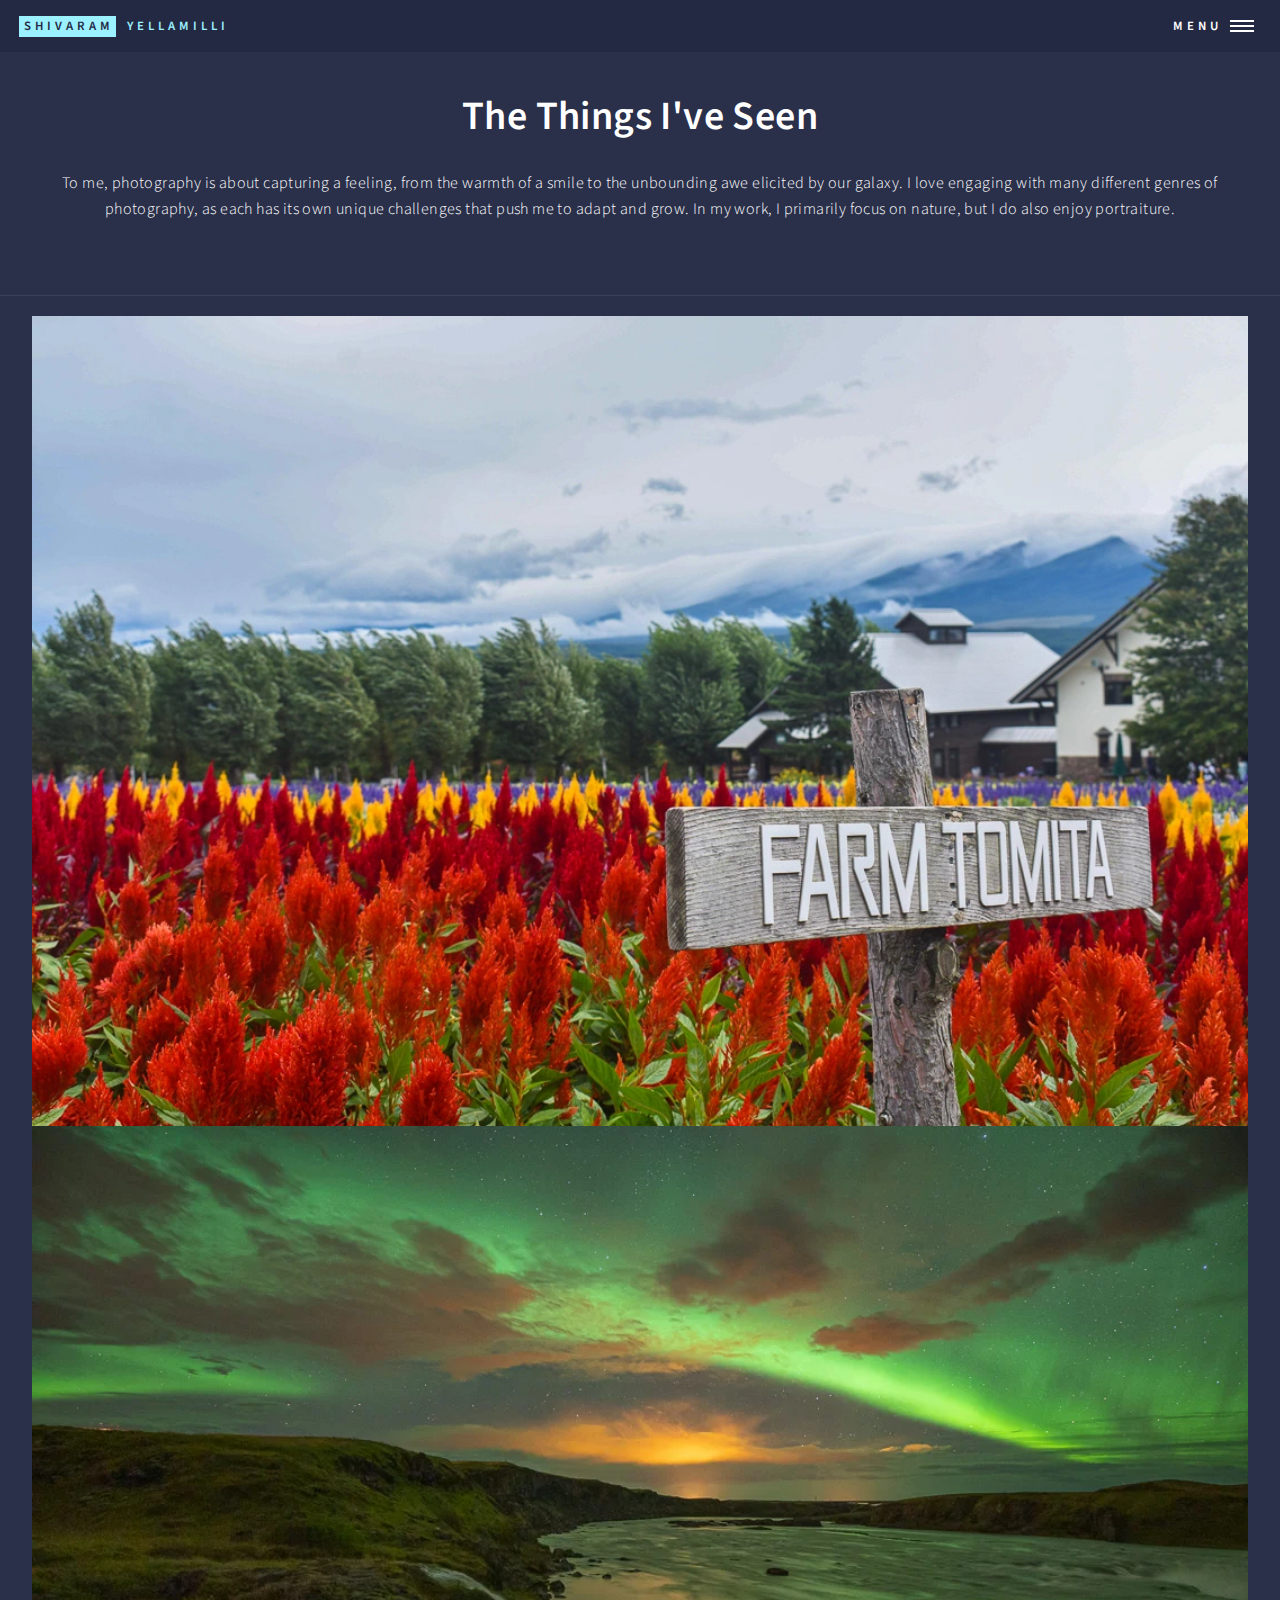
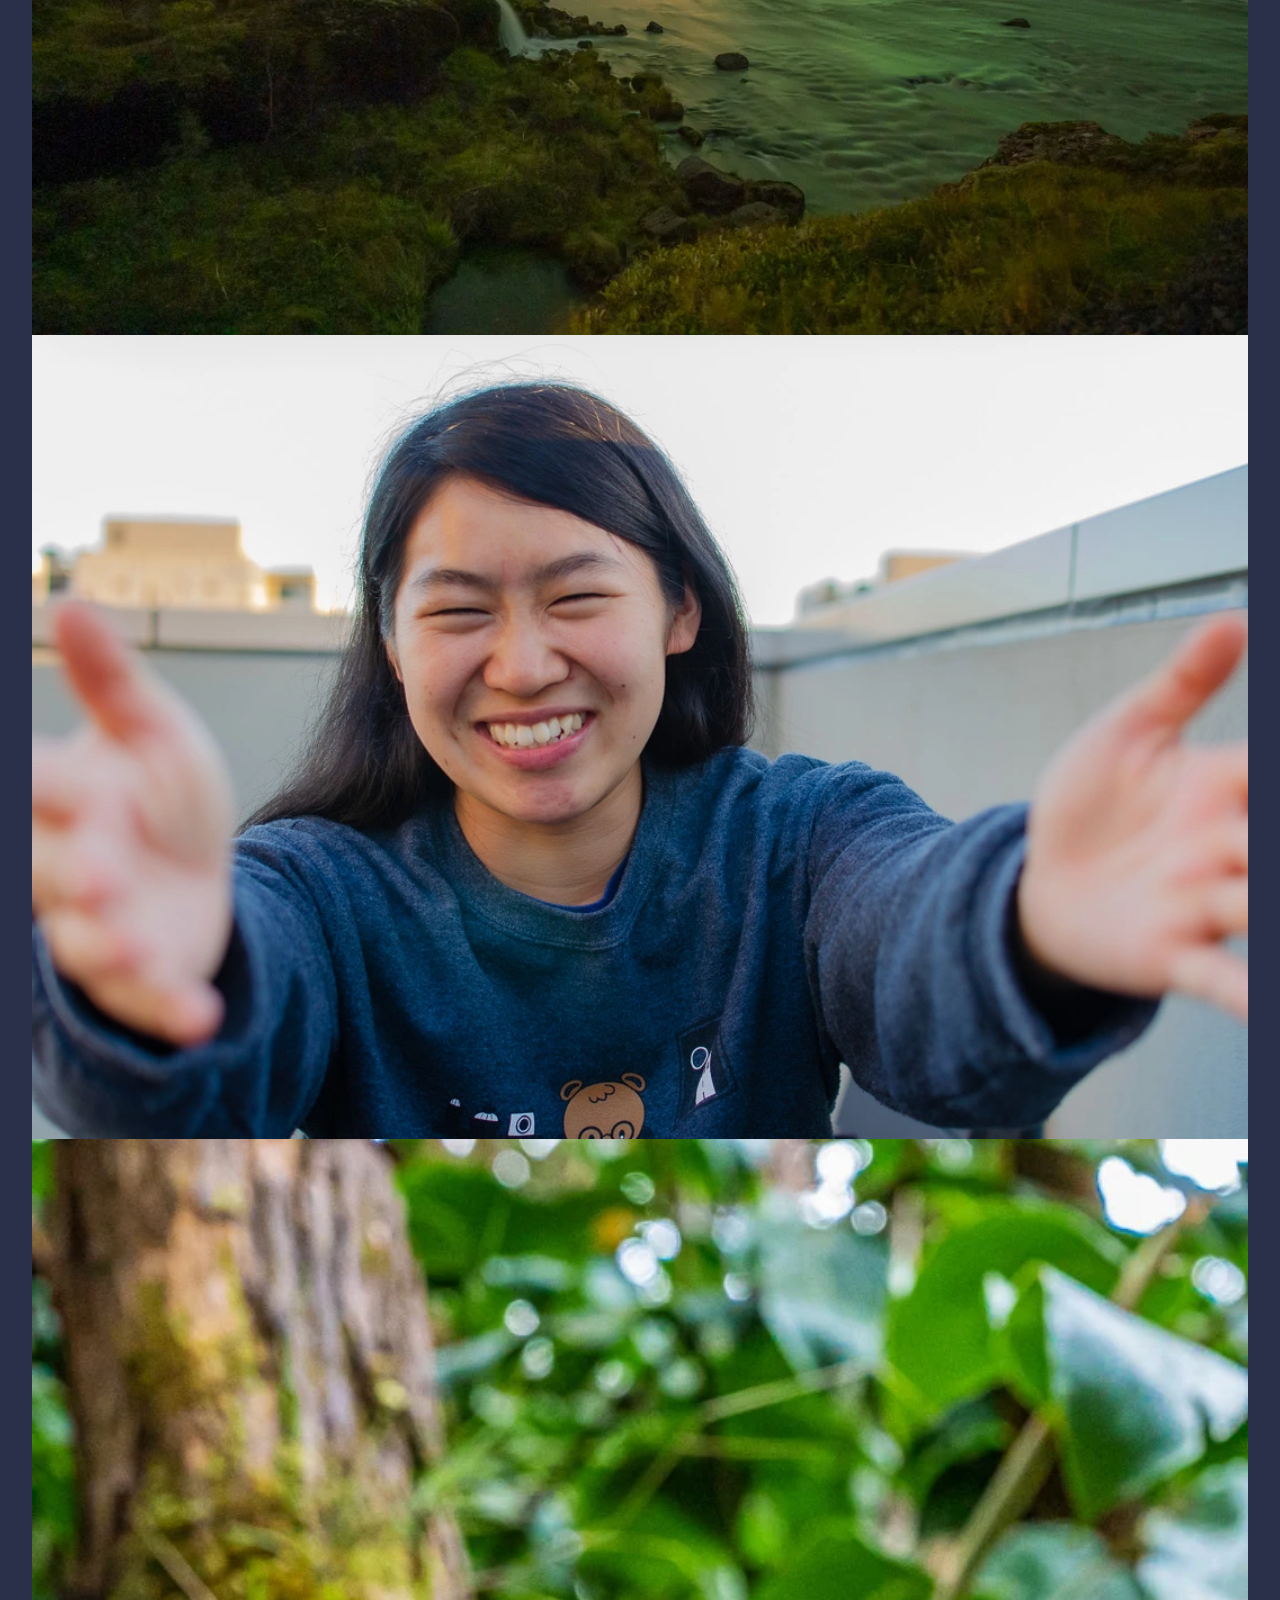
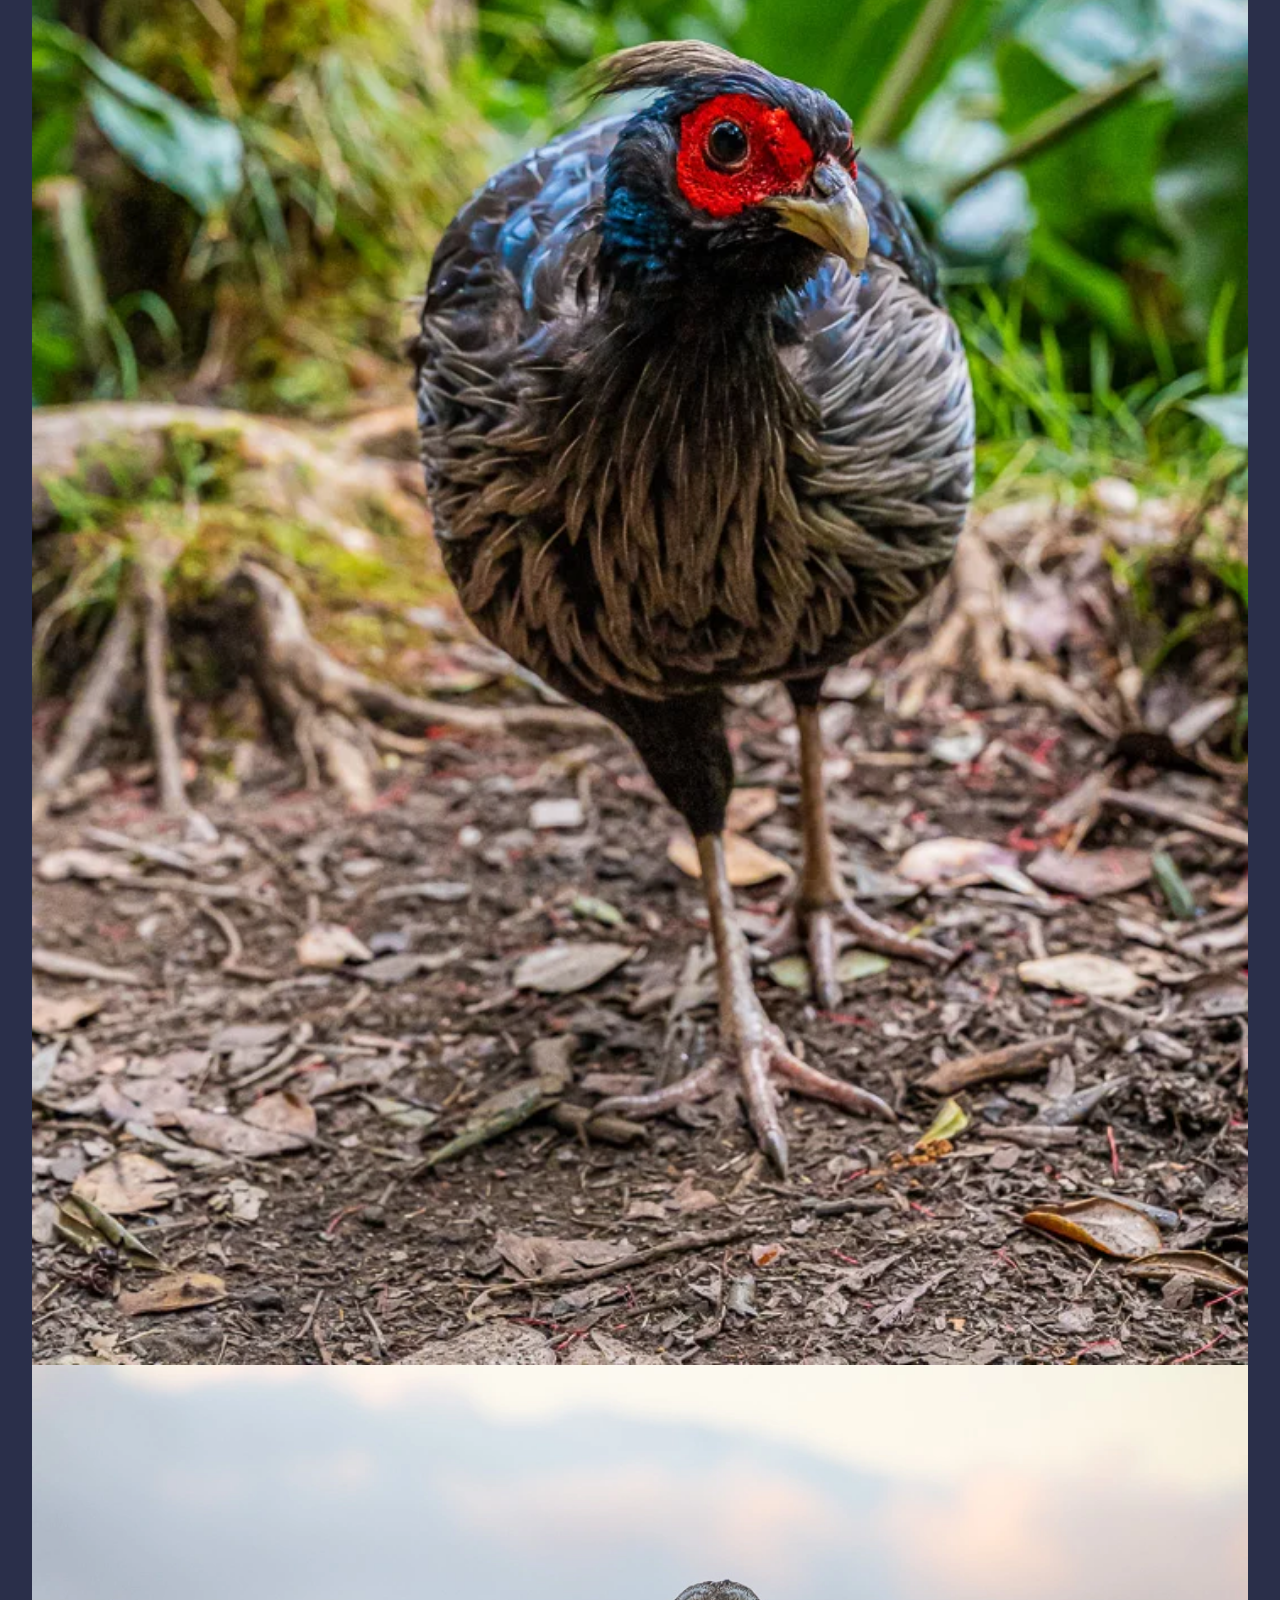
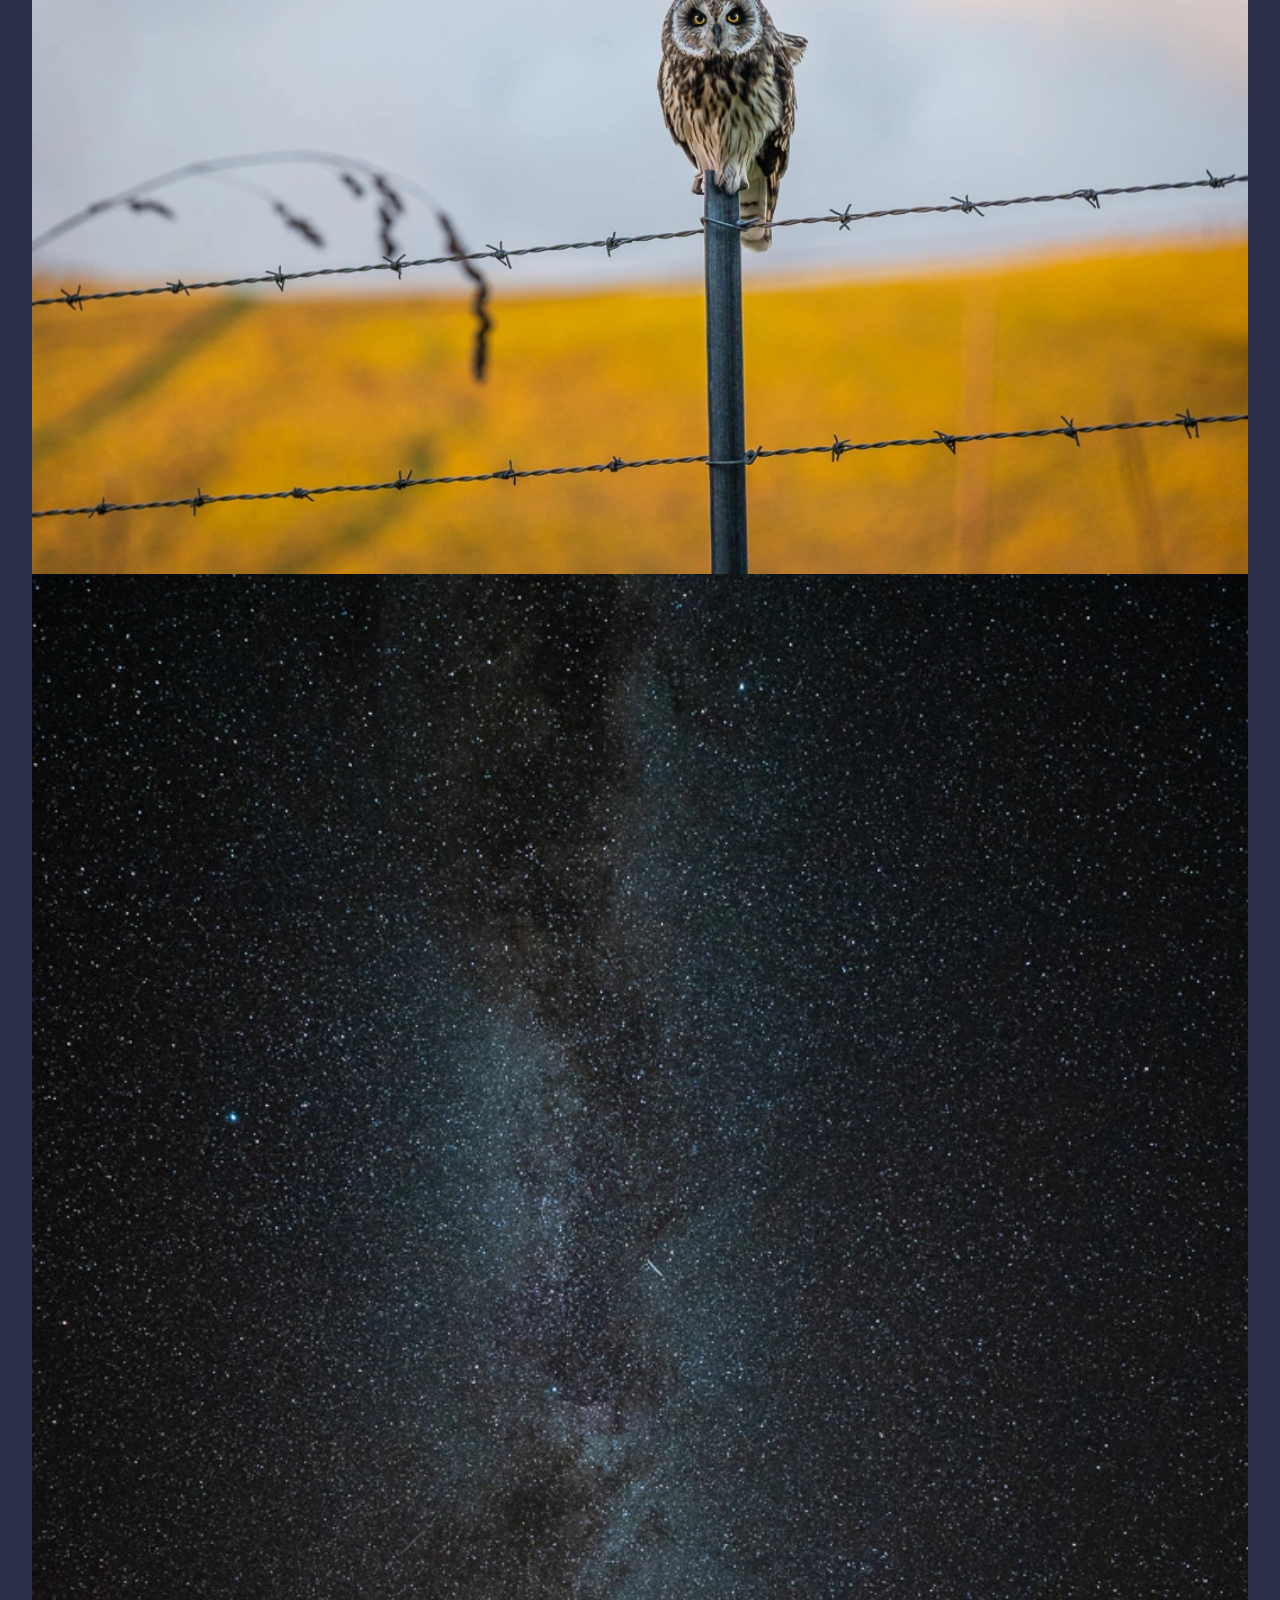
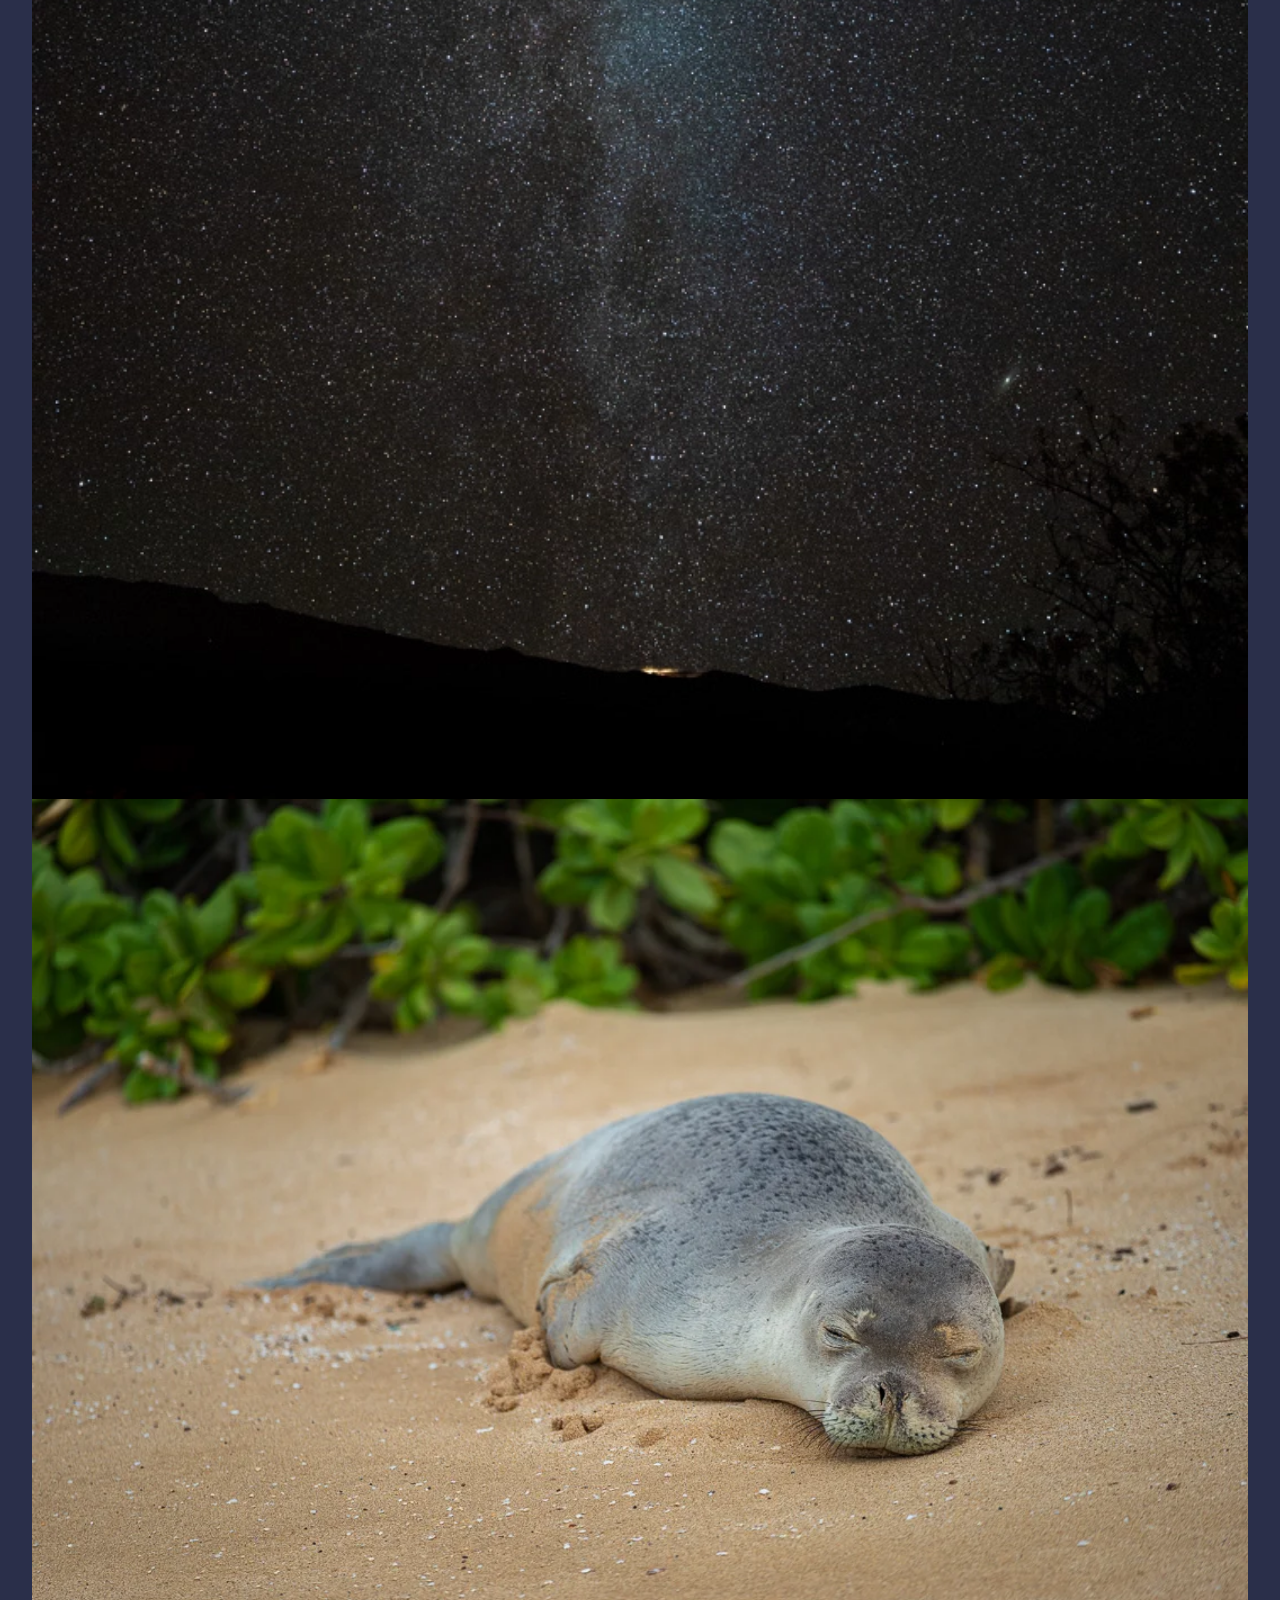
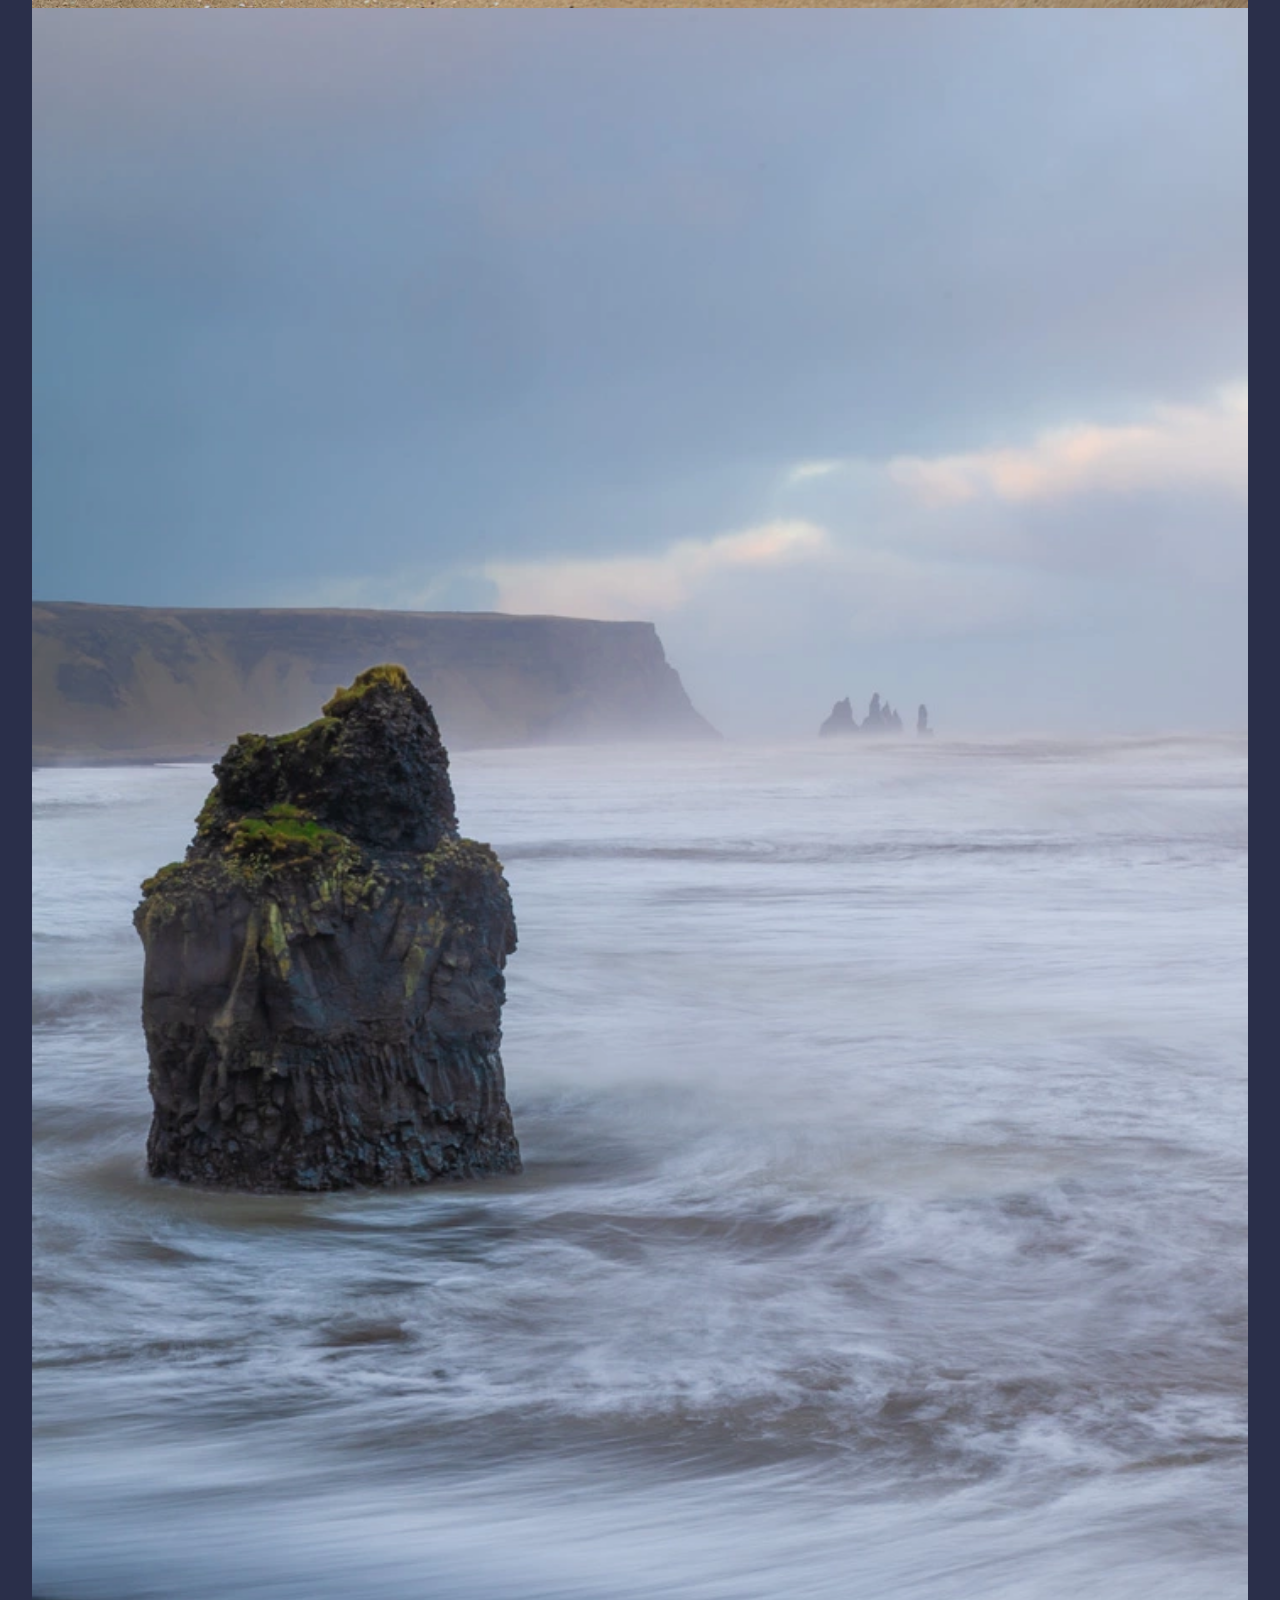
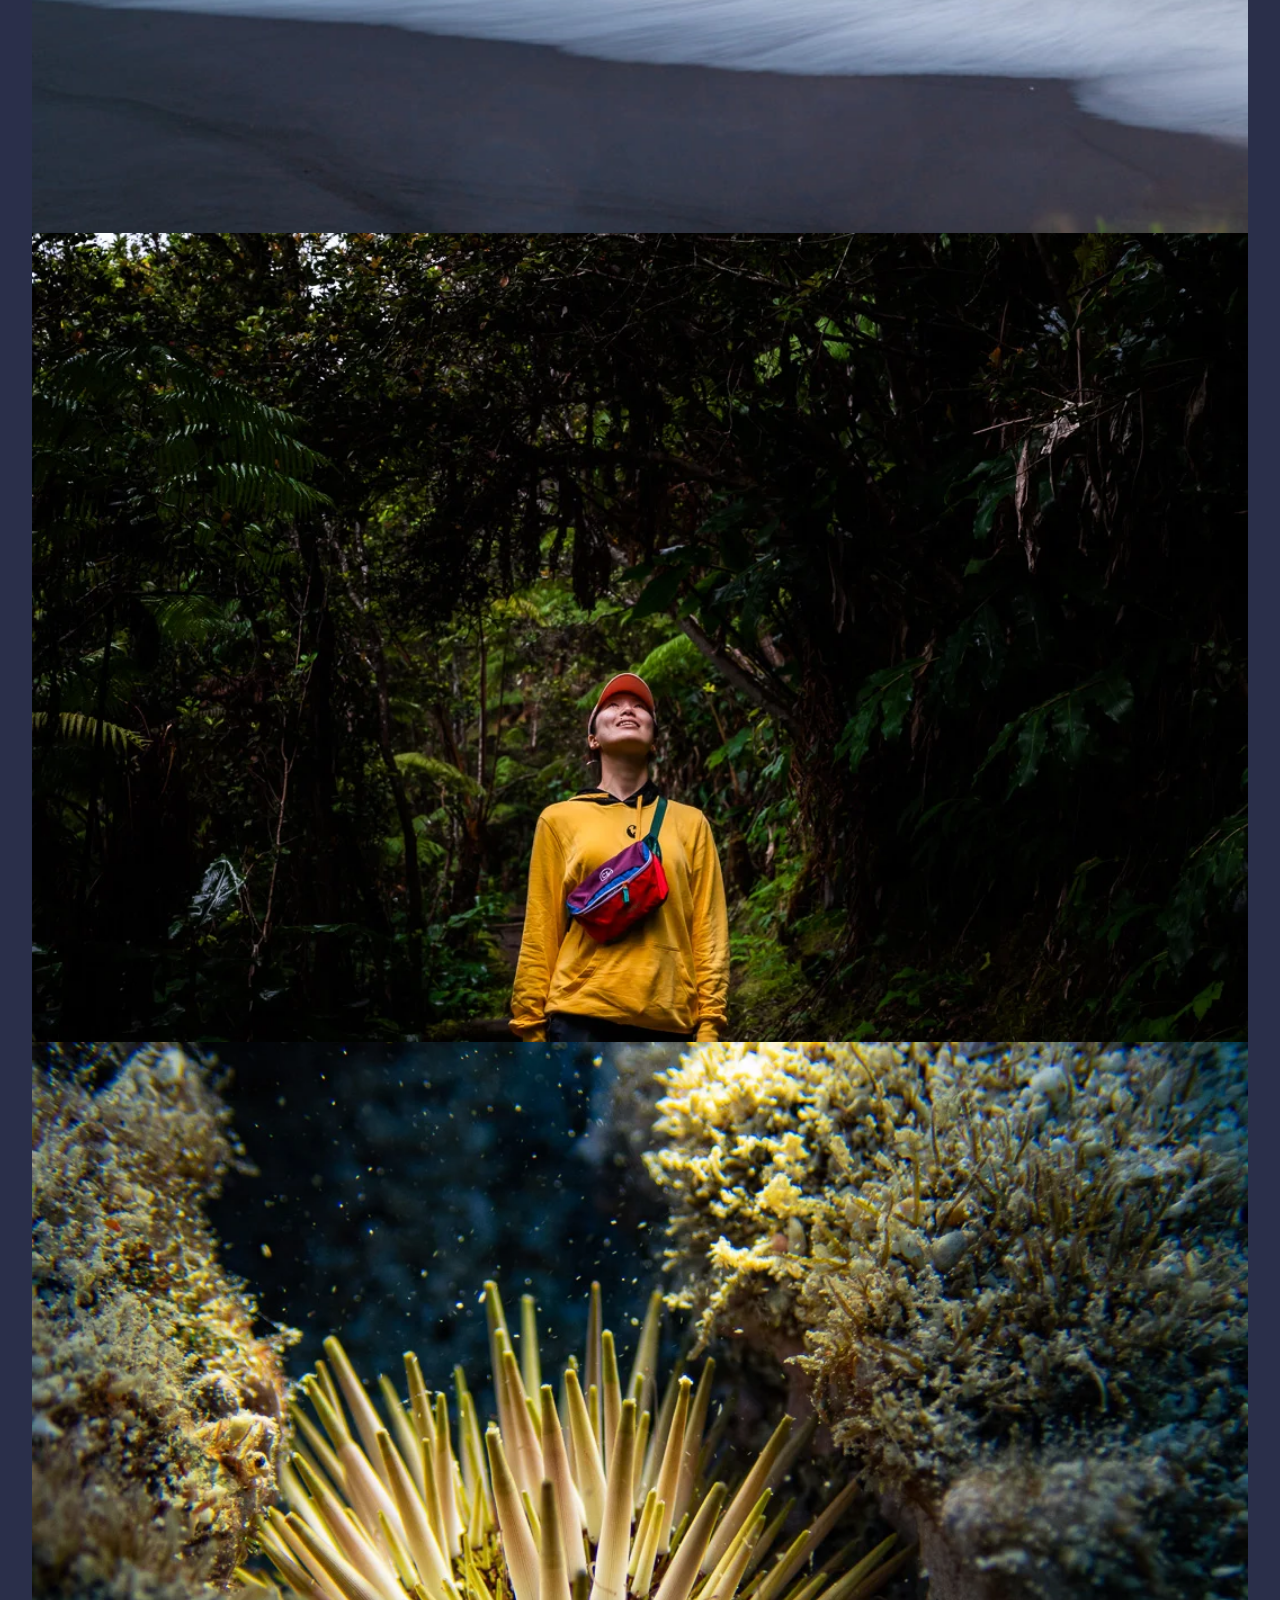
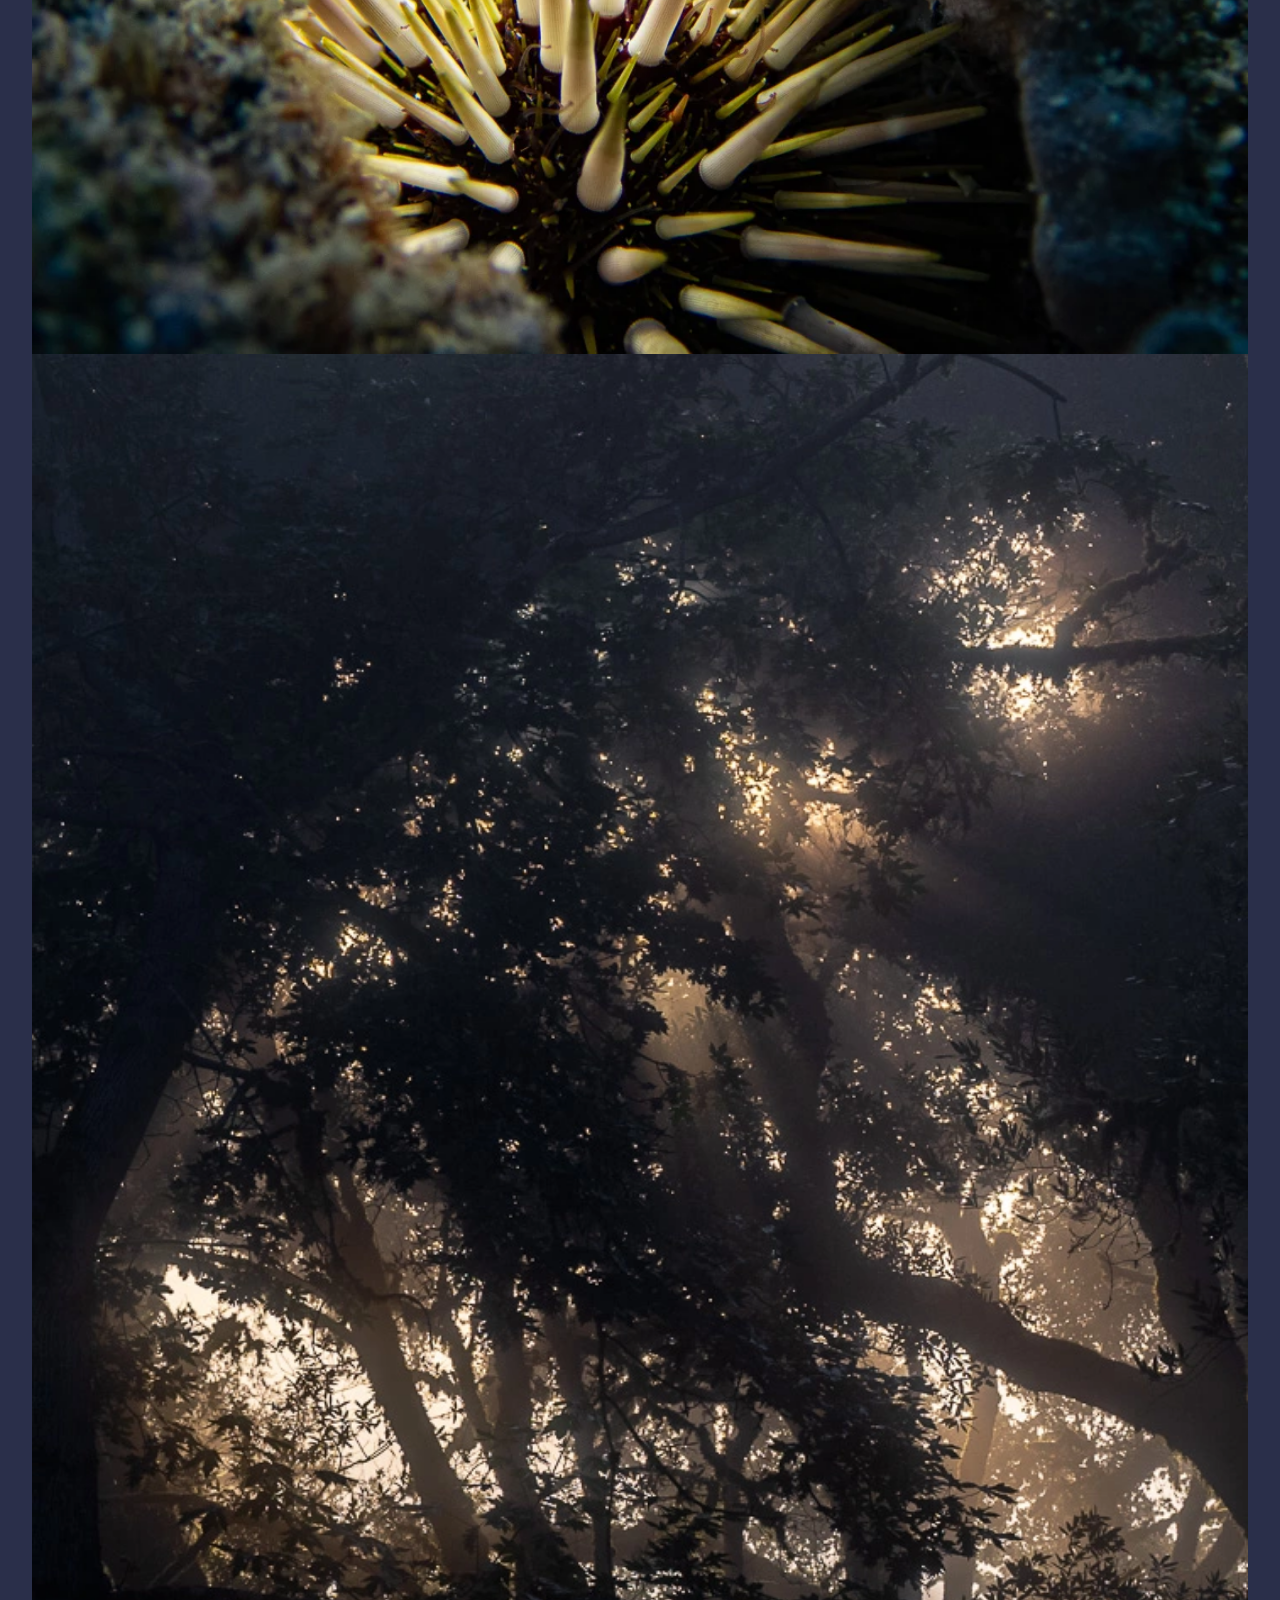
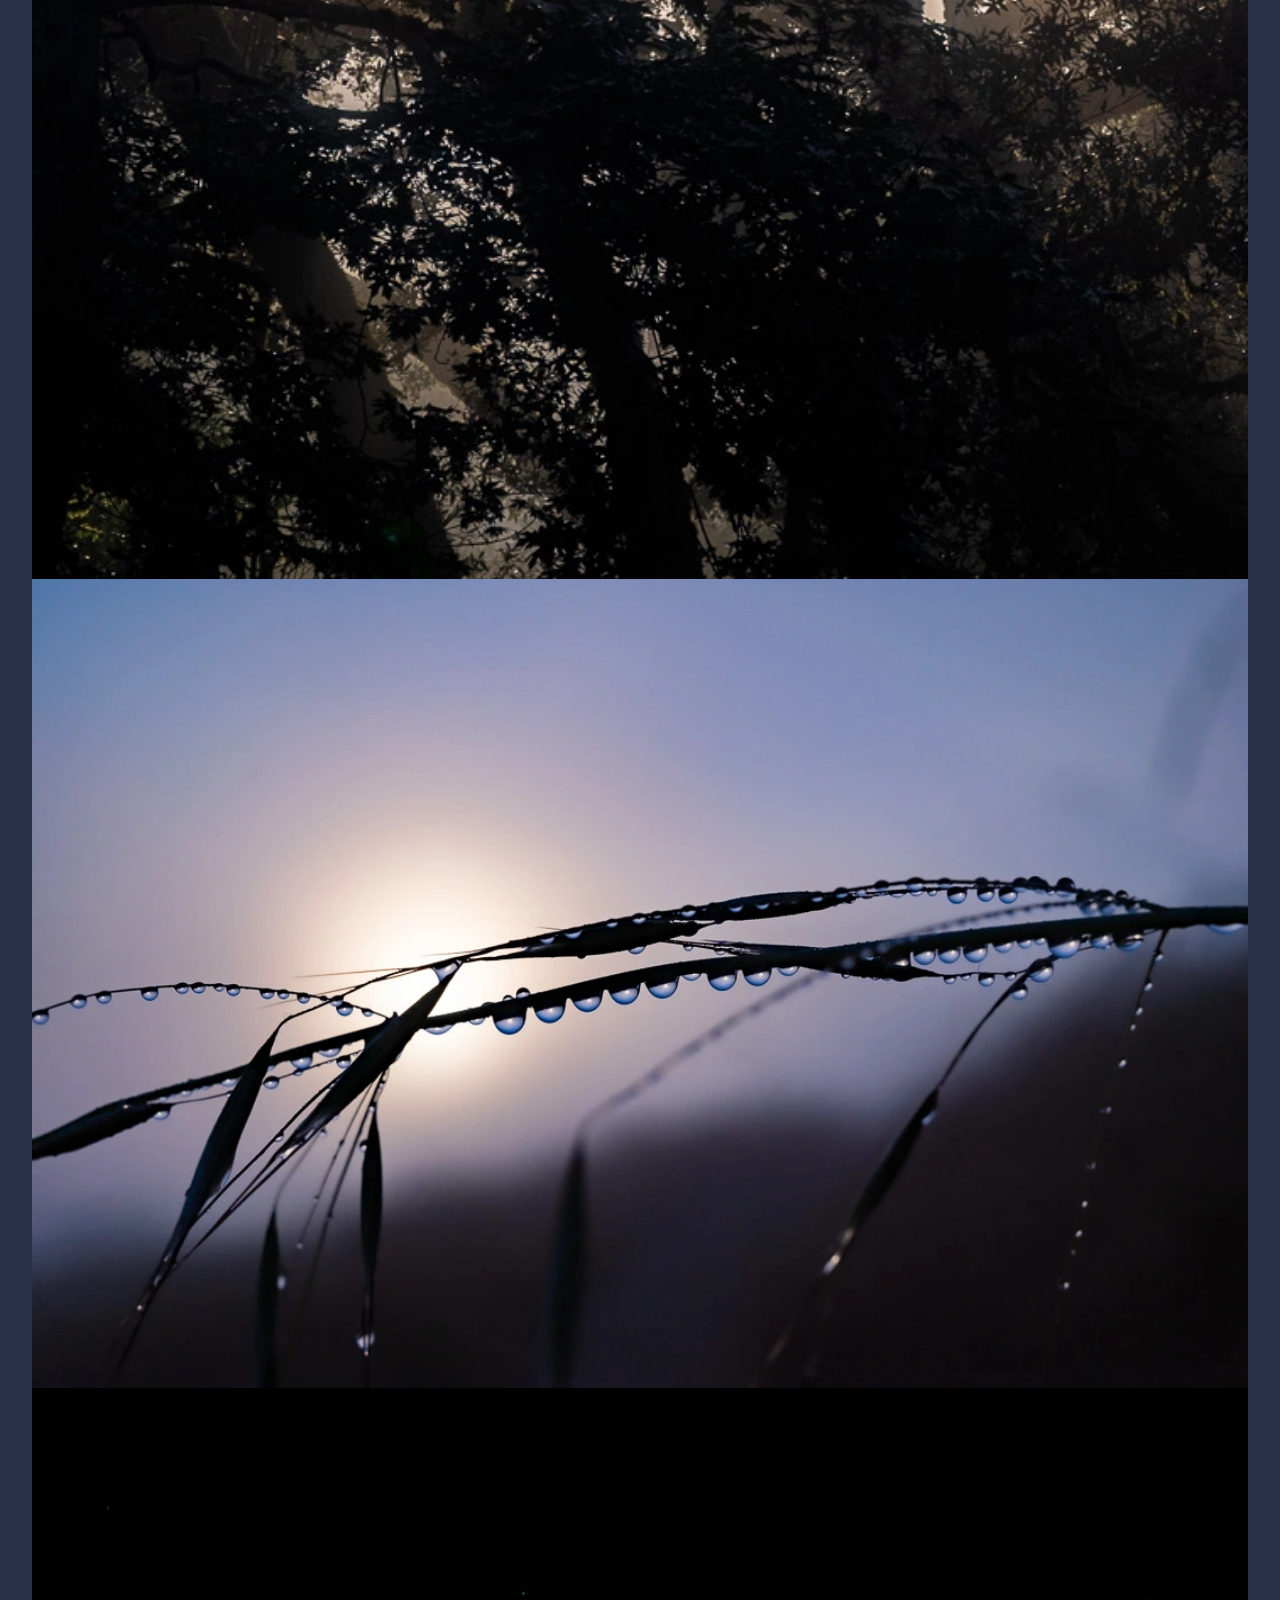
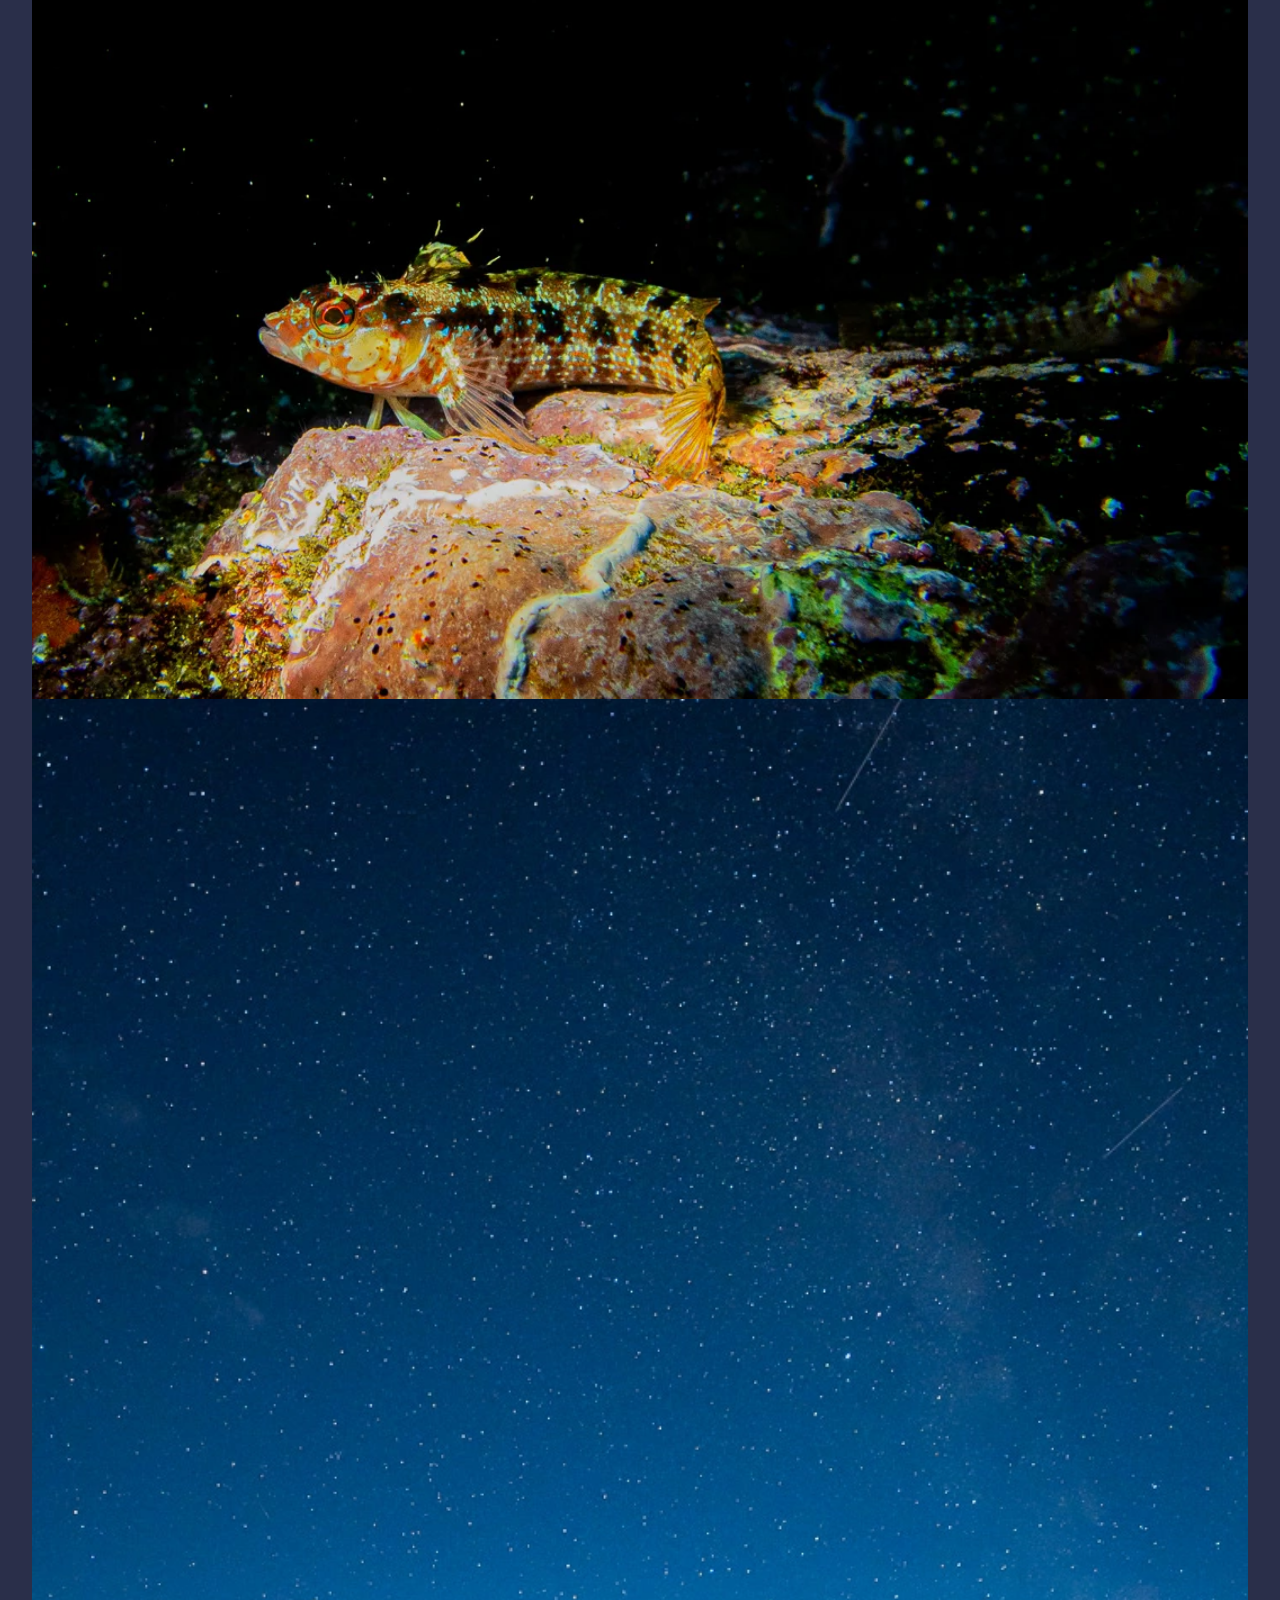
<file: photography.html>
<!DOCTYPE HTML>
<!--
	Forty by HTML5 UP
	html5up.net | @ajlkn
	Free for personal and commercial use under the CCA 3.0 license (html5up.net/license)
-->
<html>
	<head>
		<!-- Global site tag (gtag.js) - Google Analytics -->
		<script async src="https://www.googletagmanager.com/gtag/js?id=UA-177823870-1"></script>

		<script>
		  window.dataLayer = window.dataLayer || [];
		  function gtag(){dataLayer.push(arguments);}
		  gtag('js', new Date());

		  gtag('config', 'UA-177823870-1');
		</script>
		<title>Photography | Shivaram</title>
		<meta charset="utf-8" />
		<meta name="viewport" content="width=device-width, initial-scale=1, user-scalable=no" />
		<link rel="stylesheet" href="assets/css/main.css" />
		<link rel="stylesheet" href="assets/css/gallery.css" />
		<noscript><link rel="stylesheet" href="assets/css/noscript.css" /></noscript>
		<link rel="icon" type="image/png" href="favicon.png">
	</head>
	<style>
		.prow {
		  display: flex;
		  flex-wrap: wrap;
		  padding: 0 4px;
		}

		/* Create four equal columns that sits next to each other */
		.pcolumn {
		  flex: 25%;
		  max-width: 25%;
		  padding: 0 4px;
		}

		.pcolumn img {
		  margin-top: 8px;
		  vertical-align: middle;
		  width: 100%;
		}

		/* Responsive layout - makes a two column-layout instead of four columns */
		@media screen and (max-width: 800px) {
		  .pcolumn {
		    flex: 50%;
		    max-width: 50%;
		  }
		}

		/* Responsive layout - makes the two columns stack on top of each other instead of next to each other */
		@media screen and (max-width: 600px) {
		  .pcolumn {
		    flex: 100%;
		    max-width: 100%;
		  }
		}
		* {
		  box-sizing: border-box;
		}

		body {
		  margin: 0;
		}

		.header {
		  text-align: center;
		  padding: 32px;
		}

		.prow {
		  display: -ms-flexbox; /* IE10 */
		  display: flex;
		  -ms-flex-wrap: wrap; /* IE10 */
		  flex-wrap: wrap;
		  padding: 0 4px;
		}

		/* Create four equal columns that sits next to each other */
		.pcolumn {
		  -ms-flex: 25%; /* IE10 */
		  flex: 25%;
		  max-width: 25%;
		  padding: 0 4px;
		}

		.pcolumn img {
		  margin-top: 8px;
		  vertical-align: middle;
		  width: 100%;
		}

		/* Responsive layout - makes a two column-layout instead of four columns */
		@media screen and (max-width: 800px) {
		  .pcolumn {
		    -ms-flex: 50%;
		    flex: 50%;
		    max-width: 50%;
		  }
		}


		/* Responsive layout - makes the two columns stack on top of each other instead of next to each other */
		@media screen and (max-width: 600px) {
		  .pcolumn {
		    -ms-flex: 100%;
		    flex: 100%;
		    max-width: 100%;
		  }
		}
		.reducedMargins {
		    margin-bottom: .5em;
		}
		</style>
	<body class="is-preload">

		<!-- Wrapper -->
			<div id="wrapper">

				<!-- Header -->
					<header id="header" class="alt">
						<a href="index.html" class="logo"><strong>Shivaram</strong> <span>Yellamilli</span></a>
						<nav>
							<a href="#menu">Menu</a>
						</nav>
					</header>

				<!-- Menu -->
					<nav id="menu">
						<ul class="links">
							<li><a href="index.html">Home</a></li>
							<li><a href="resume.html">Resumé</a></li>
							<li><a href="photography.html">Photography</a></li>
							<li><a href="writing.html">Writing</a></li>
							<li><a href="aboutme.html">About Me</a></li>
						</ul>
						<ul class="actions stacked">
							<li><a href="#footer" class="button primary fit">Get in Touch!</a></li>
						</ul>
					</nav>

				<!-- Main -->
					<div id="main">

						<body>

                            <div class="header">
                            <h1 class = "reducedMargins">The Things I've Seen</h1>
                            To me, photography is about capturing a feeling, from the warmth of a smile to the unbounding awe elicited by our galaxy. 
                            I love engaging with many different genres of photography, as each has its own unique challenges that push me to adapt and grow. 
                            In my work, I primarily focus on nature, but I do also enjoy portraiture.
                            </div>

 
                            <section id="photos">
                                <img src="images/Previews/webp/tomita.webp" alt="Flower Field">
                                <img src="images/Previews/webp/aurora_urridafoss.webp" alt="Aurora">
								<img src="images/Previews/webp/Kimbear.webp" alt="Smiling Friend">
                                <img src="images/Previews/webp/khalij.webp" alt="Khalij Pheasant"> 
                                <img src="images/Previews/webp/pueo.webp" alt="Owl on Fence">
                                
                                <img src="images/Previews/webp/mway.webp" alt="Milky Way">
								
                                <img src="images/Previews/webp/seal.webp" alt="Hawaiian Monk Seal">
								<img src="images/Previews/webp/sea_pillar.webp" alt="Pillar in the Sea">
                                <img src="images/Previews/webp/ju.webp" alt="Person in Rainforest">

                                <img src="images/Previews/webp/urchin.webp" alt="Sea Urchin">
                                
                                <!--<img src="images/Previews/webp/vik_mountain.webp" alt="Mountain and Horses">-->
                                <!--<img src="images/Previews/webp/river.webp" alt="Roaring Rapids">-->
                                <img src="images/Previews/webp/misty_forest.webp" alt="Misty Forest">
								<img src="images/Previews/webp/dew.webp" alt="dew on plant">
                                <img src="images/Previews/webp/Kelpfish.webp" alt="Kelpfish">
                                <img src="images/Previews/webp/mway_river.webp" alt="Milky Way over a River">
                                <img src="images/Previews/webp/jaiden.webp" alt="Dozing Dog">
                                <img src="images/Previews/webp/neowise.webp" alt="Comet Neowise">
                                <img src="images/Previews/webp/river_mountains.webp" alt="River in Valley">
								<img src="images/Previews/webp/tree_sunset.webp" alt="Tree at Sunset">
								<img src="images/Previews/webp/bee.webp" alt="Bee on Flower">

                              </section>
                        

					</div>


				<!-- Contact -->
					<section id="contact">
						<div class="inner">
							<section>
								<form method="post" action="https://formspree.io/syellamilli@protonmail.com">
									<h2> Contact  Me </h2>
									<div class="fields">
										<div class="field half">
											<label for="name">Name</label>
											<input type="text" name="name" id="name" />
										</div>
										<div class="field half">
											<label for="email">Email</label>
											<input type="text" name="email" id="email" />
										</div>
										<div class="field">
											<label for="message">Message</label>
											<textarea name="message" id="message" rows="6"></textarea>
										</div>
									</div>
									<ul class="actions">
										<li><input type="submit" value="Send Message" class="primary" /></li>
										<li><input type="reset" value="Clear" /></li>
									</ul>
								</form>
							</section>
							<section class="split">
								<section>
									<div class="contact-method">
										<span class="icon solid alt fa-envelope"></span>
										<h3>Email</h3>
										<a href="#">shivaramyellamilli@gmail.com</a>
									</div>
								</section>
								<section>
									<div class="contact-method">
										<span class="icon solid alt fa-phone"></span>
										<h3>Phone</h3>
										<span>(408) 401- 6524 </span>
									</div>
								</section>
							</section>
						</div>
					</section>

				<!-- Footer -->
					<footer id="footer">
						<div class="inner">
							<ul class="icons">
								<!-- <li><a href="#" class="icon brands alt fa-twitter"><span class="label">Twitter</span></a></li>
								<li><a href="#" class="icon brands alt fa-facebook-f"><span class="label">Facebook</span></a></li> -->
								<li><a href="https://www.linkedin.com/in/shivaramy/" class="icon brands alt fa-linkedin-in"><span class="label">LinkedIn</span></a></li>
								<li><a href="https://github.com/syellamilli" class="icon brands alt fa-github"><span class="label">GitHub</span></a></li>
								<li><a href="https://gitlab.com/shivaramy" class="icon brands alt fa-gitlab"><span class="label">GitLab</span></a></li>
								<li><a href="https://www.instagram.com/axiomatically.ambiguous/" class="icon brands alt fa-instagram"><span class="label">Instagram</span></a></li>
							</ul>
							<ul class="copyright">
								<li>&copy; Shivaram  Yellamilli</li><li>Design: <a href="https://html5up.net">HTML5 UP</a></li>
							</ul>
						</div>
					</footer>

			</div>

		<!-- Scripts -->
			<script src="assets/js/jquery.min.js"></script>
			<script src="assets/js/jquery.scrolly.min.js"></script>
			<script src="assets/js/jquery.scrollex.min.js"></script>
			<script src="assets/js/browser.min.js"></script>
			<script src="assets/js/breakpoints.min.js"></script>
			<script src="assets/js/util.js"></script>
			<script src="assets/js/main.js"></script>

	</body>
</html>
</file>
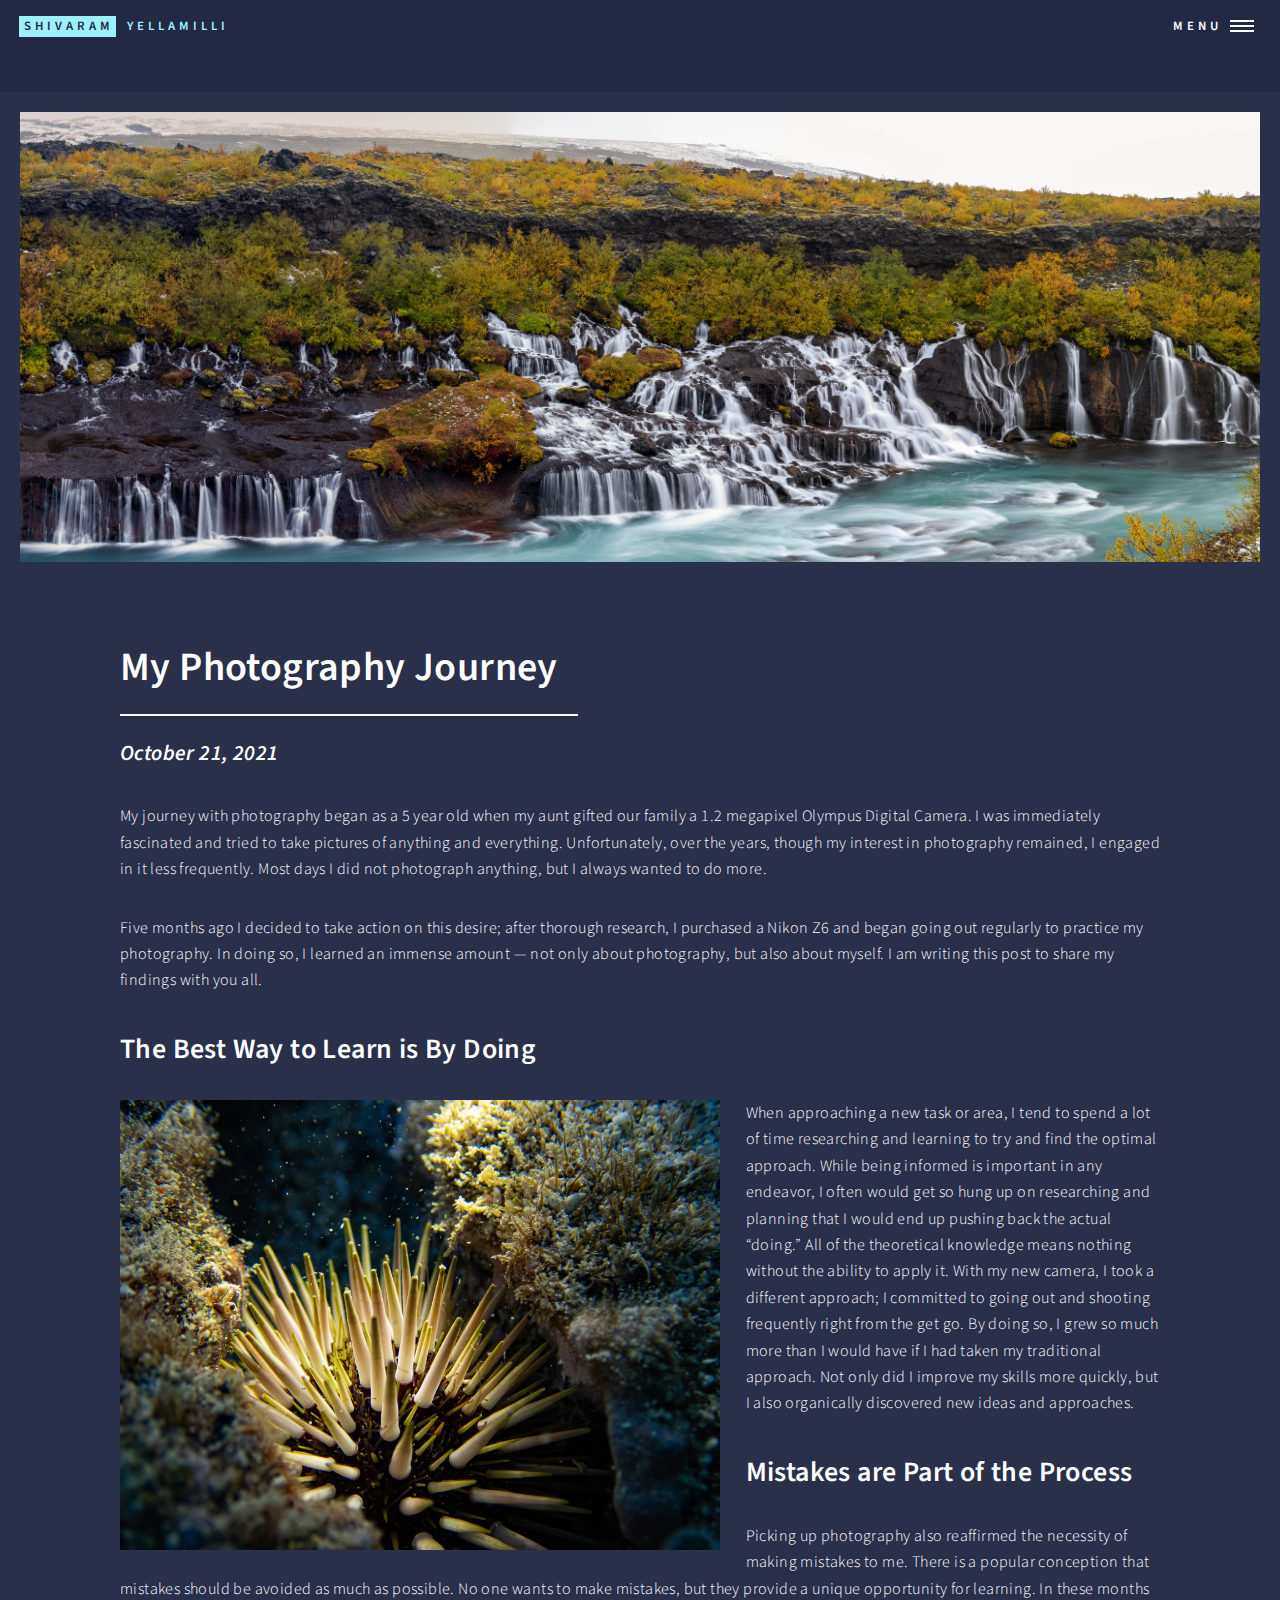
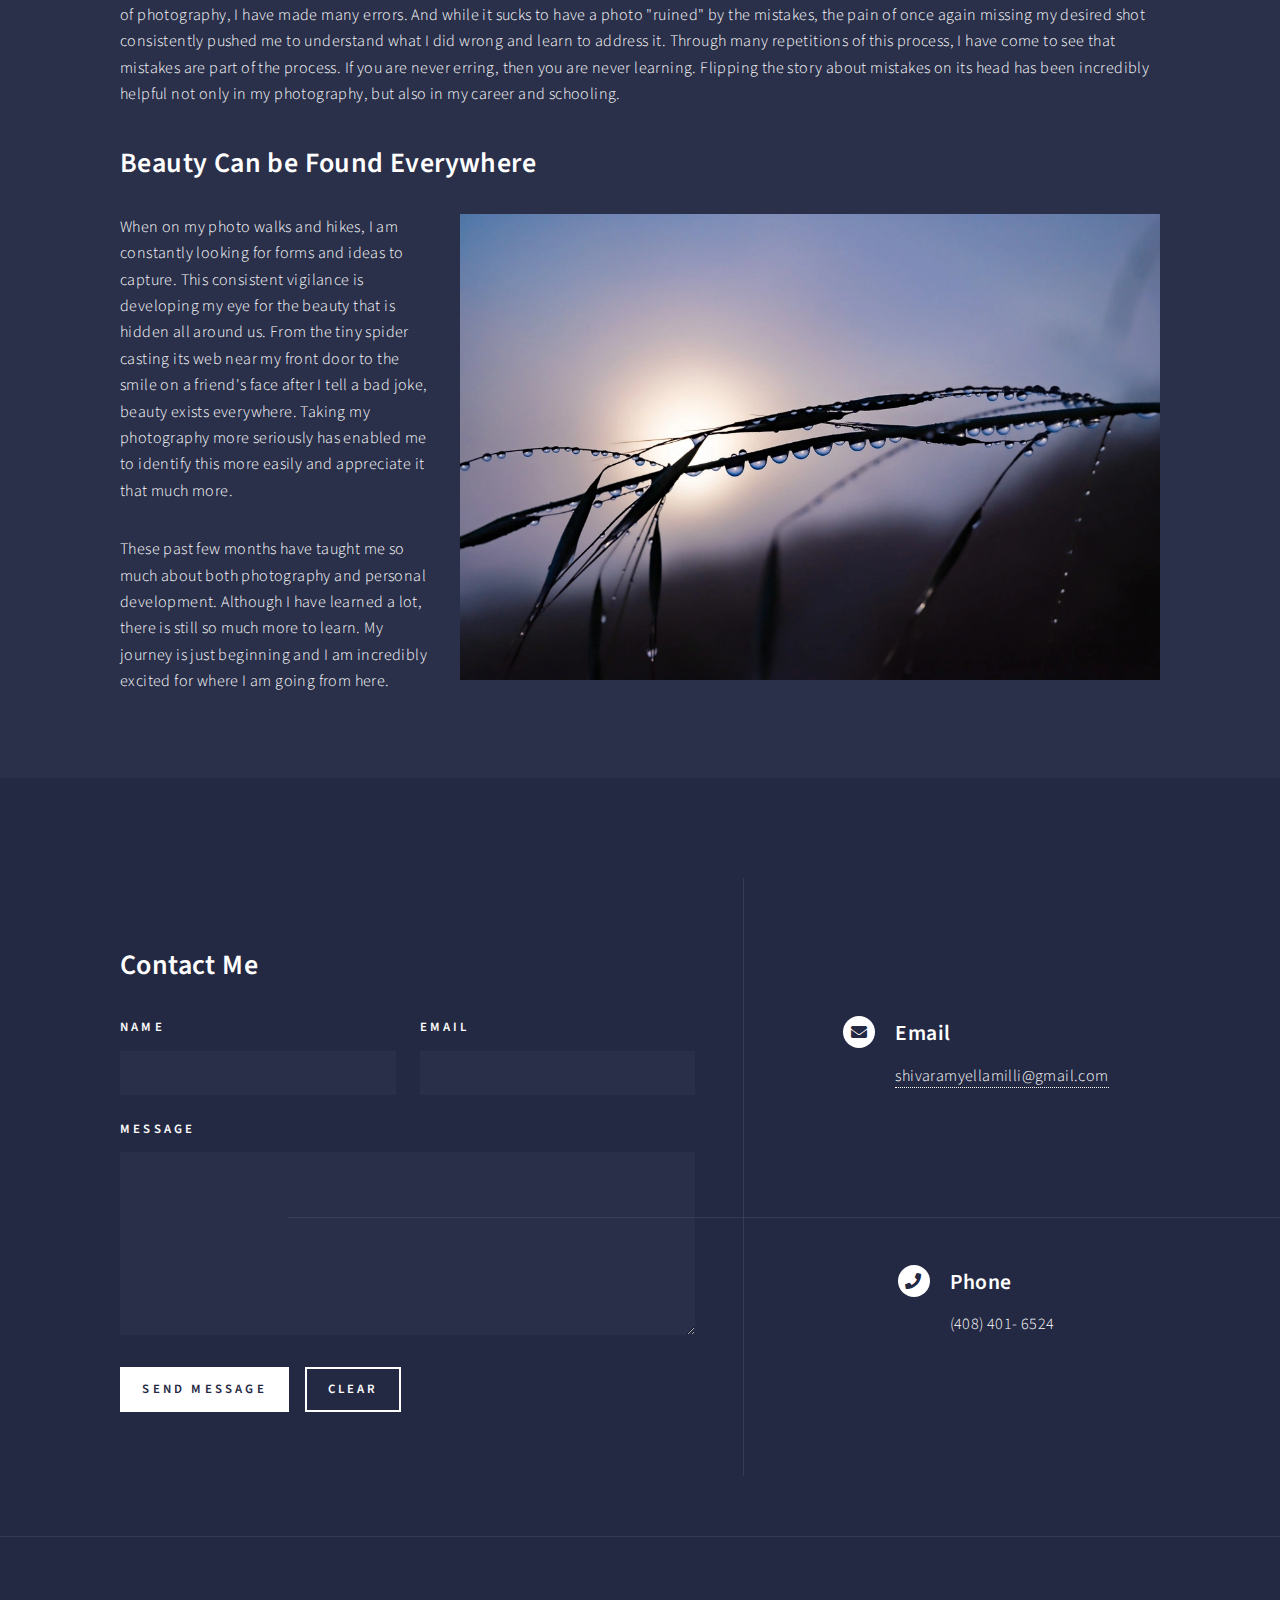
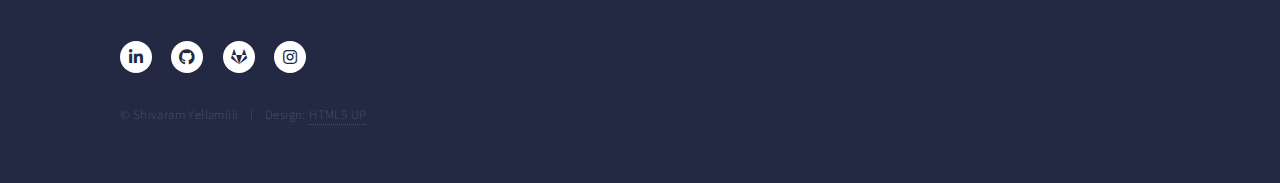
<file: photography_journey.html>
<!DOCTYPE HTML>
<!--
	Forty by HTML5 UP
	html5up.net | @ajlkn
	Free for personal and commercial use under the CCA 3.0 license (html5up.net/license)
-->
<html>
	<head>
		<!-- Global site tag (gtag.js) - Google Analytics -->
		<script async src="https://www.googletagmanager.com/gtag/js?id=UA-177823870-1"></script>
		<script>
		  window.dataLayer = window.dataLayer || [];
		  function gtag(){dataLayer.push(arguments);}
		  gtag('js', new Date());

		  gtag('config', 'UA-177823870-1');
		</script>
		<title>My Photography Journey</title>
		<meta charset="utf-8" />
		<meta name="viewport" content="width=device-width, initial-scale=1, user-scalable=no" />
		<link rel="stylesheet" href="assets/css/main.css" />
		<noscript><link rel="stylesheet" href="assets/css/noscript.css" /></noscript>
		<link rel="icon" type="image/png" href="favicon.png">
	</head>

	<style>
		img {

		  width: 100%;
		  height: 100%;

		  object-fit: cover;

		  object-position: center;

		}
	</style>



	<body class="is-preload">

		<!-- Wrapper -->
			<div id="wrapper">

				<!-- Header -->
					<header id="header" class="alt">
						<a href="index.html" class="logo"><strong>Shivaram</strong> <span>Yellamilli</span></a>
						<nav>
							<a href="#menu">Menu</a>
						</nav>
					</header>

				<!-- Menu -->
					<nav id="menu">
						<ul class="links">
							<li><a href="index.html">Home</a></li>
							<li><a href="resume.html">Resumé</a></li>
							<li><a href="photography.html">Photography</a></li>
							<li><a href="writing.html">Writing</a></li>
							<li><a href="aboutme.html">About Me</a></li>
						</ul>
						<ul class="actions stacked">
							<li><a href="#footer" class="button primary fit">Get in Touch!</a></li>
						</ul>
					</nav>

				
				<!-- Main -->
					<div id="main">
						<!-- One -->
							<section id="one">
								<div style="max-width: 100vw">
									<img src="images/Previews/webp/hraunfossar.webp">
								 </div>
								<div class="inner">
									<header class="major">
										<h1>My Photography Journey</h1>
										<h3><i>October 21, 2021</i></h3>
									</header>

									<!-- Content -->
										<p>My journey with photography began as a 5 year old when my aunt gifted our family a 1.2 megapixel Olympus Digital Camera. I was immediately fascinated and tried to take pictures of anything and everything. Unfortunately, over the years, though my interest in photography remained, I engaged in it less frequently. Most days I did not photograph anything, but I always wanted to do more.</p>
									
										<p>Five months ago I decided to take action on this desire; after thorough research, I purchased a Nikon Z6 and began going out regularly to practice my photography. In doing so, I learned an immense amount — not only about photography, but also about myself. I am writing this post to share my findings with you all.</p>

										<h2>The Best Way to Learn is By Doing</h2>
				
										<div style="max-width: 600px; margin-right: 2vw; float:left">
											<img src="images/Previews/webp/urchin.webp">
										 </div>
										 <p>When approaching a new task or area, I tend to spend a lot of time researching and learning to try and find the optimal approach. While being informed is important in any endeavor, I often would get so hung up on researching and planning that I would end up pushing back the actual “doing.” All of the theoretical knowledge means nothing without the ability to apply it. With my new camera, I took a different approach; I committed to going out and shooting frequently right from the get go. By doing so, I grew so much more than I would have if I had taken my traditional approach. Not only did I improve my skills more quickly, but I also organically discovered new ideas and approaches.</p>
										
										<h2>Mistakes are Part of the Process</h2>
										<p>Picking up photography also reaffirmed the necessity of making mistakes to me. There is a popular conception that mistakes should be avoided as much as possible. No one wants to make mistakes, but they provide a unique opportunity for learning. In these months of photography, I have made many errors. And while it sucks to have a photo "ruined" by the mistakes, the pain of once again missing my desired shot consistently pushed me to understand what I did wrong and learn to address it. Through many repetitions of this process, I have come to see that mistakes are part of the process. If you are never erring, then you are never learning. Flipping the story about mistakes on its head has been incredibly helpful not only in my photography, but also in my career and schooling.</p>
										
										<h2>Beauty Can be Found Everywhere</h2>
										<div style="max-width: 700px; margin-left: 2vw; float: right">
											<img src="images/Previews/webp/dew.webp">
										 </div>
										<p>When on my photo walks and hikes, I am constantly looking for forms and ideas to capture. This consistent vigilance is developing my eye for the beauty that is hidden all around us. From the tiny spider casting its web near my front door to the smile on a friend's face after I tell a bad joke, beauty exists everywhere. Taking my photography more seriously has enabled me to identify this more easily and appreciate it that much more.</p>
										<p>These past few months have taught me so much about both photography and personal development. Although I have learned a lot, there is still so much more to learn. My journey is just beginning and I am incredibly excited for where I am going from here.</p>
						

										</div>
								</section>
							</div>
					</div>

				<!-- Contact -->
					<section id="contact">
						<div class="inner" style ="margin: 0 auto; max-width: 65em; width: calc(100% - 6em);">
							<section>
								<form method="post" action="https://formspree.io/syellamilli@protonmail.com">
									<h2> Contact  Me </h2>
									<div class="fields">
										<div class="field half">
											<label for="name">Name</label>
											<input type="text" name="name" id="name" />
										</div>
										<div class="field half">
											<label for="email">Email</label>
											<input type="text" name="email" id="email" />
										</div>
										<div class="field">
											<label for="message">Message</label>
											<textarea name="message" id="message" rows="6"></textarea>
										</div>
									</div>
									<ul class="actions">
										<li><input type="submit" value="Send Message" class="primary" /></li>
										<li><input type="reset" value="Clear" /></li>
									</ul>
								</form>
							</section>
							<section class="split">
								<section>
									<div class="contact-method">
										<span class="icon solid alt fa-envelope"></span>
										<h3>Email</h3>
										<a href="#">shivaramyellamilli@gmail.com</a>
									</div>
								</section>
								<section>
									<div class="contact-method">
										<span class="icon solid alt fa-phone"></span>
										<h3>Phone</h3>
										<span>(408) 401- 6524 </span>
									</div>
								</section>
							</section>
						</div>
					</section>

				<!-- Footer -->
					<footer id="footer">
						<div class="inner" style ="  padding: 4em 0 2em 0; margin: 0 auto;max-width: 65em; width: calc(100% - 6em);">
							<ul class="icons">
								<!-- <li><a href="#" class="icon brands alt fa-twitter"><span class="label">Twitter</span></a></li>
								<li><a href="#" class="icon brands alt fa-facebook-f"><span class="label">Facebook</span></a></li> -->
								<li><a href="https://www.linkedin.com/in/shivaramy/" class="icon brands alt fa-linkedin-in"><span class="label">LinkedIn</span></a></li>
								<li><a href="https://github.com/syellamilli" class="icon brands alt fa-github"><span class="label">GitHub</span></a></li>
								<li><a href="https://gitlab.com/shivaramy" class="icon brands alt fa-gitlab"><span class="label">GitLab</span></a></li>
								<li><a href="https://www.instagram.com/axiomatically.ambiguous/" class="icon brands alt fa-instagram"><span class="label">Instagram</span></a></li>
							</ul>
							<ul class="copyright">
								<li>&copy; Shivaram  Yellamilli</li><li>Design: <a href="https://html5up.net">HTML5 UP</a></li>
							</ul>
						</div>
					</footer>

				
				
			</div>

			

		<!-- Scripts -->
			<script src="assets/js/jquery.min.js"></script>
			<script src="assets/js/jquery.scrolly.min.js"></script>
			<script src="assets/js/jquery.scrollex.min.js"></script>
			<script src="assets/js/browser.min.js"></script>
			<script src="assets/js/breakpoints.min.js"></script>
			<script src="assets/js/util.js"></script>
			<script src="assets/js/main.js"></script>

	</body>
</html>
</file>
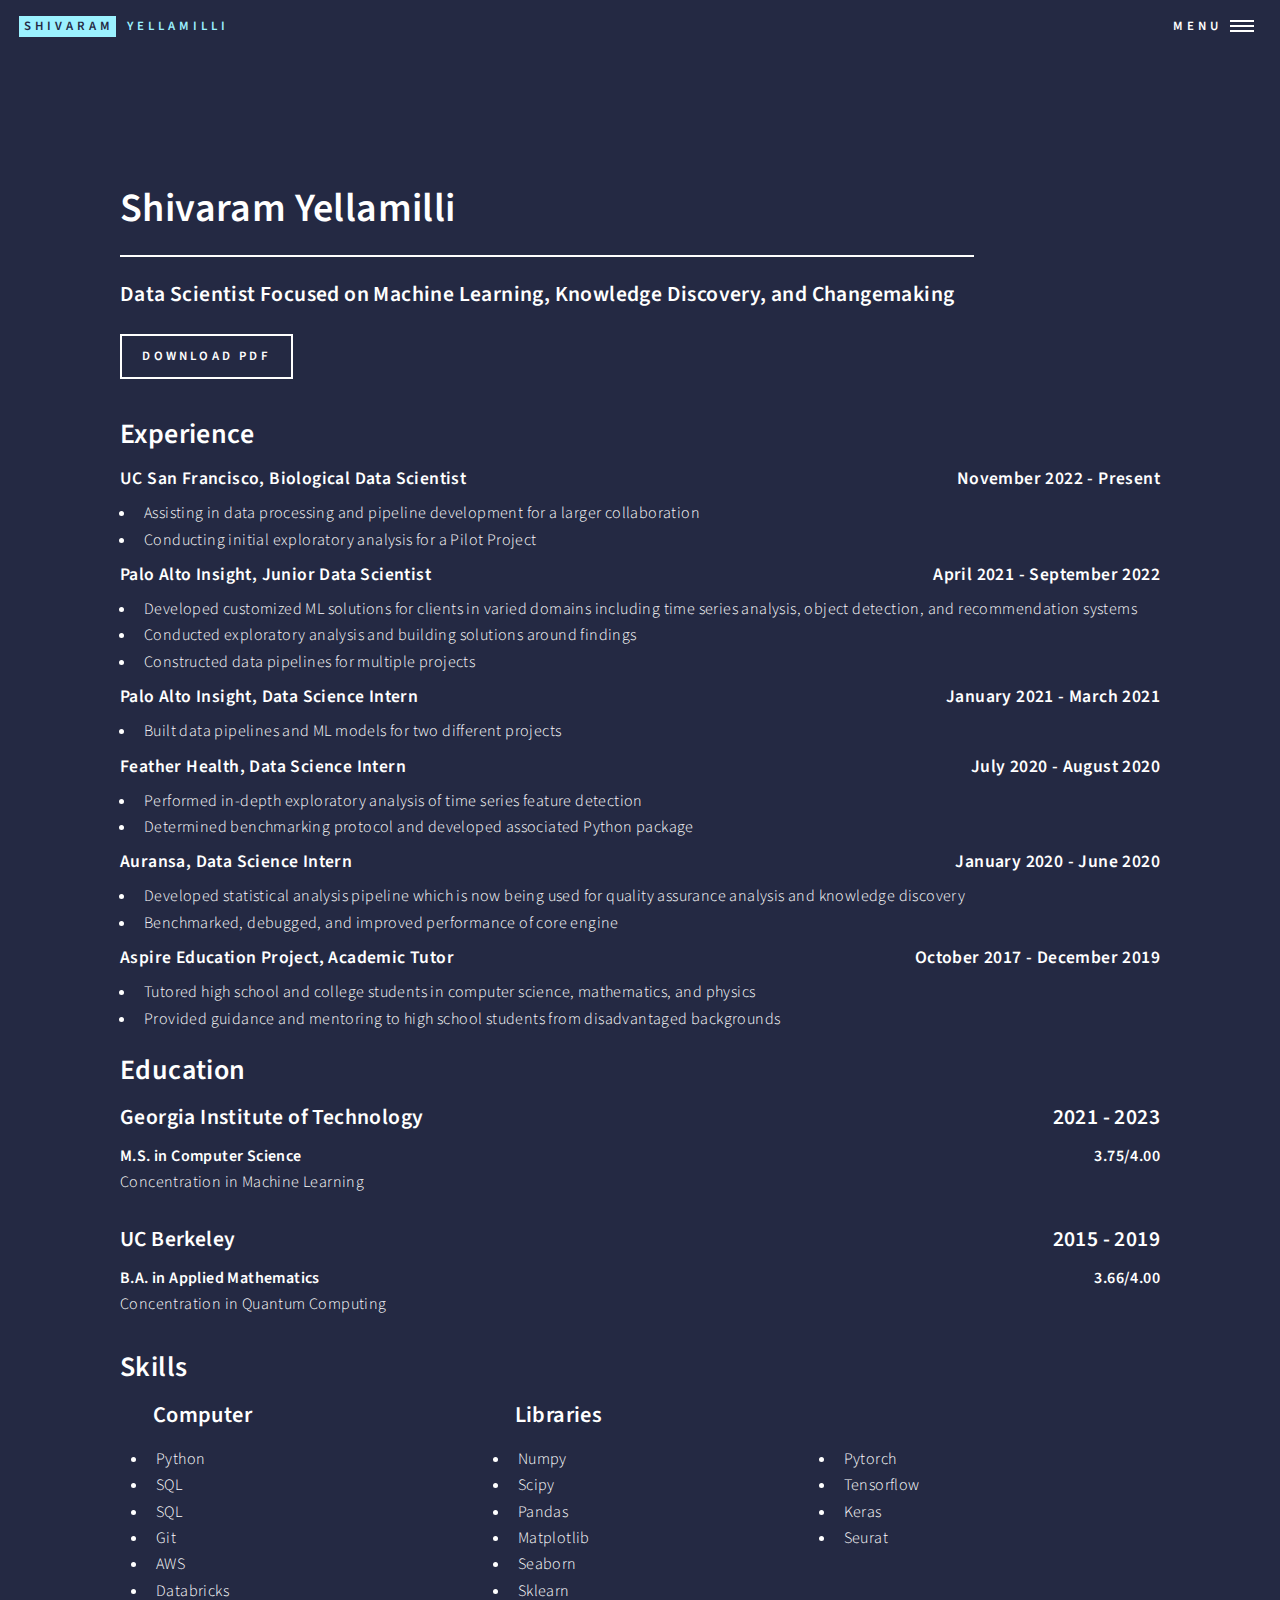
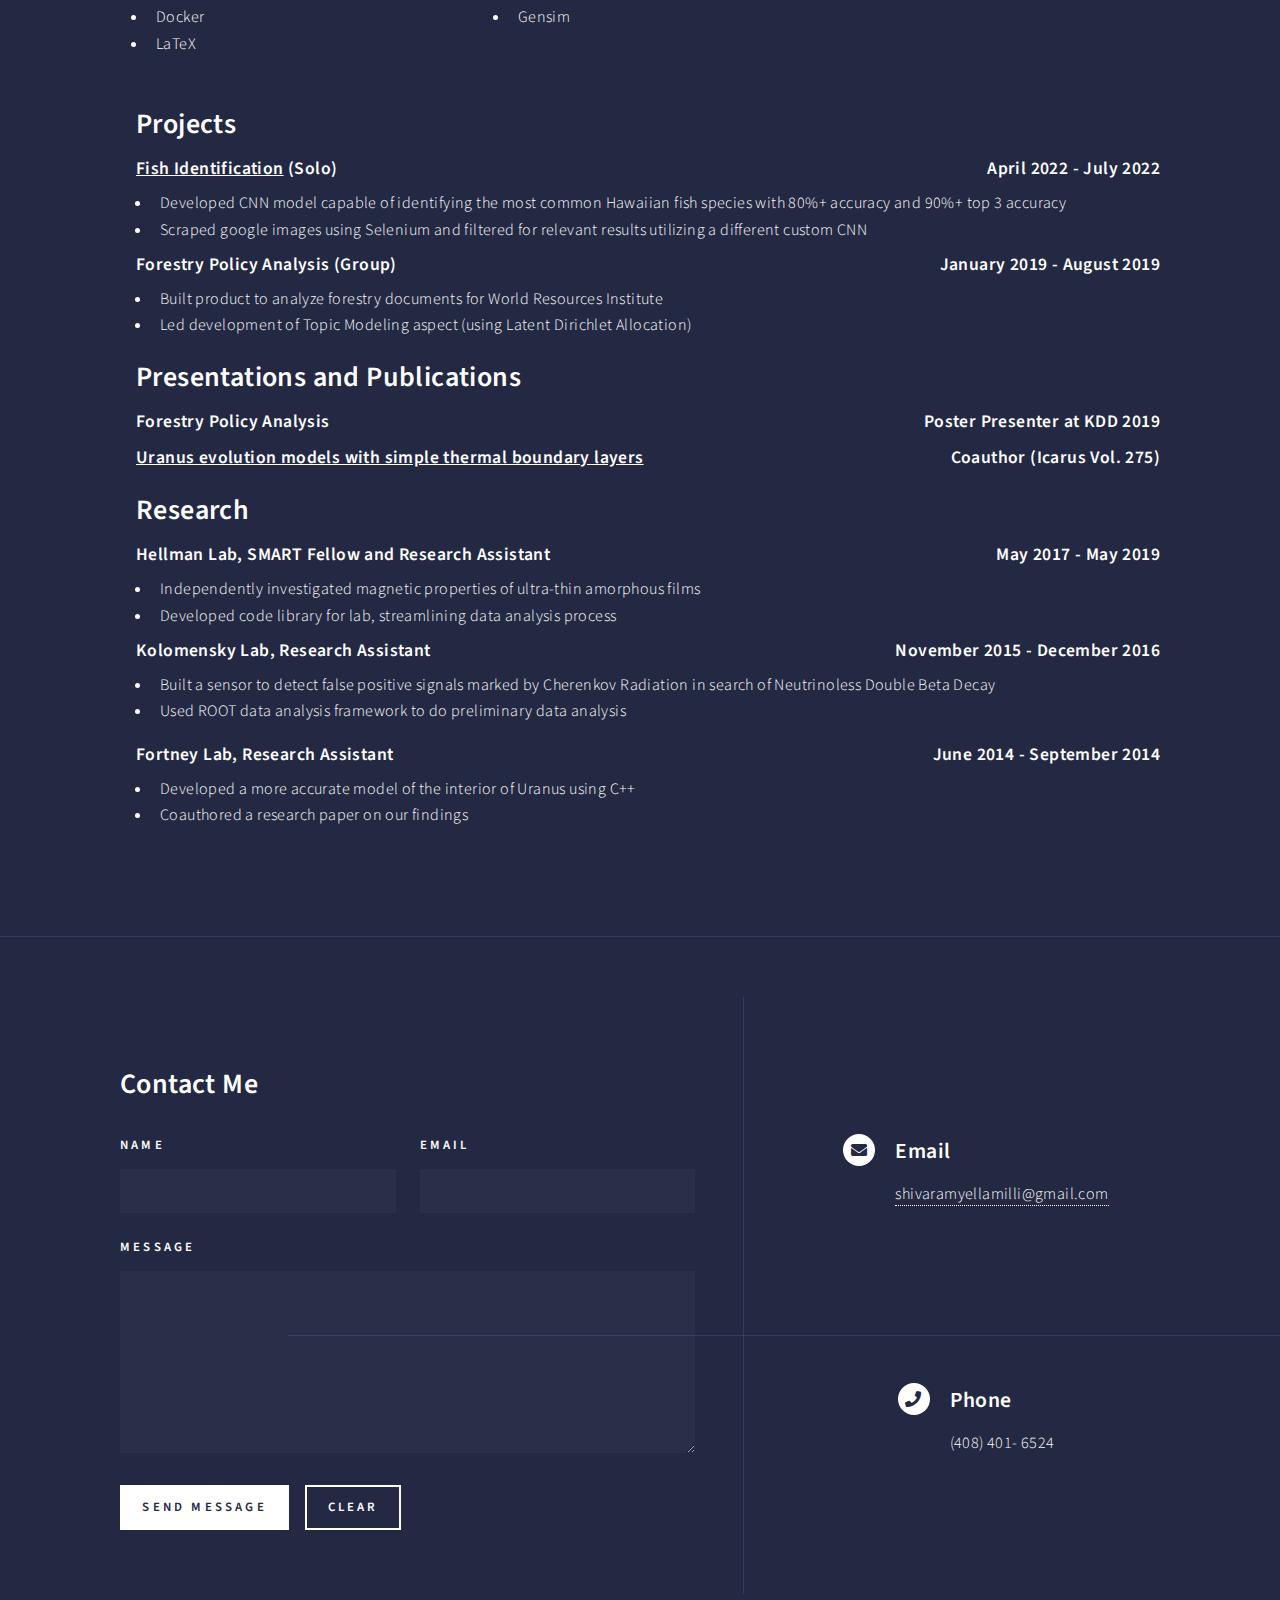
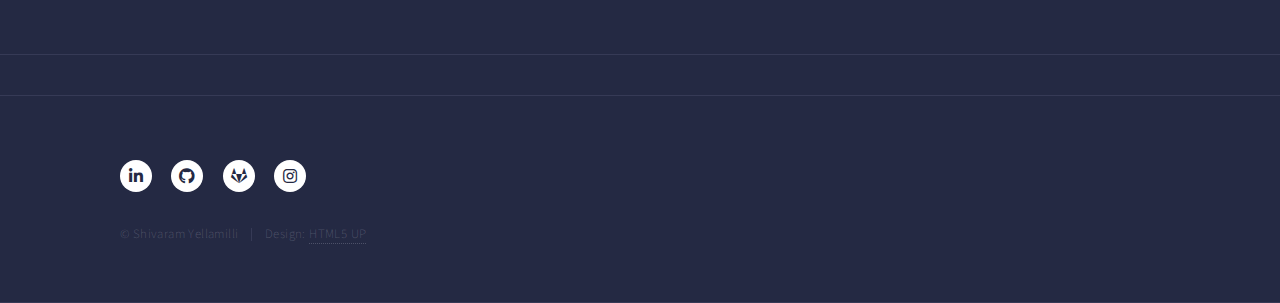
<file: resume.html>
<!DOCTYPE HTML>
<!--
	Forty by HTML5 UP
	html5up.net | @ajlkn
	Free for personal and commercial use under the CCA 3.0 license (html5up.net/license)
-->
<html>
	<head>
		<!-- Global site tag (gtag.js) - Google Analytics -->
		<script async src="https://www.googletagmanager.com/gtag/js?id=UA-177823870-1"></script>
		<script>
		  window.dataLayer = window.dataLayer || [];
		  function gtag(){dataLayer.push(arguments);}
		  gtag('js', new Date());

		  gtag('config', 'UA-177823870-1');
		</script>
		<title>Resume | Shivaram</title>
		<meta charset="utf-8" />
		<meta name="viewport" content="width=device-width, initial-scale=1, user-scalable=no" />
		<link rel="stylesheet" href="assets/css/main.css" />
		<noscript><link rel="stylesheet" href="assets/css/noscript.css" /></noscript>
		<link rel="icon" type="image/png" href="favicon.png">
	</head>

	<style type="text/css">
		.absPos {
		    position: fixed;
		}

		.reducedMargins {
		    margin-bottom: 7px;
		}

		.Margins {
		    margin-bottom: 15px;
		}

    @media all and (min-width: 660px) {
    .deskContent {display:block;}
    .phoneContent {display:none;}
	}

	@media all and (max-width: 659px) {
	    .deskContent {display:none;}
	    .phoneContent {display:block;}
		}

    @media all and (min-width: 915px) {
    .titleContent {display:block;}
	}

    @media all and (max-width: 914px) {
    .titleContent {display:none;}
	}


	</style>
	<body class="is-preload">

		<!-- Wrapper -->
			<div id="wrapper">

				<!-- Header -->
				<!-- Note: The "styleN" class below should match that of the banner element. -->
					<header id="header" class="alt">
						<a href="index.html" class="logo"><strong>Shivaram</strong> <span>Yellamilli</span></a>
						<nav>
							<a href="#menu">Menu</a>
						</nav>
					</header>

				<!-- Menu -->
					<nav id="menu">
						<ul class="links">
							<li><a href="index.html">Home</a></li>
							<li><a href="resume.html">Resumé</a></li>
							<li><a href="photography.html">Photography</a></li>
							<li><a href="writing.html">Writing</a></li>
							<li><a href="aboutme.html">About Me</a></li>
						</ul>
						<ul class="actions stacked">
							<li><a href="#footer" class="button primary fit">Get in Touch!</a></li>
						</ul>
					</nav>

<div id="main" class="alt">
<!-- One -->
	<section id="one">
		<div class="inner">
			<header class="major">
				<h1>Shivaram Yellamilli</h1>
				<h3 class = "titleContent">Data Scientist Focused on Machine Learning, Knowledge Discovery, and Changemaking</h3>
				   	<ul class="actions">
	                    <li><a href="assets/Yellamilli_DS_Resume_01_01_23.pdf" class="button icon download" download>Download PDF</a></li>
	                </ul>
			</header>
	


	<!-- Content -->
	<h2 id="content" class="reducedMargins">Experience</h2>


	<h4 style="text-align:left;" class="reducedMargins">
	    UC San Francisco, Biological Data Scientist
	    <span style="float:right;"  class ="deskContent">
	        November 2022 - Present
	    </span>
	</h4>
	<i class = "phoneContent"><b> November 2022 - Present</b></i> 
			<ul class="reducedMargins">
				<li> Assisting in data processing and pipeline development for a larger collaboration</li>
				<li> Conducting initial exploratory analysis for a Pilot Project</li>
			</ul> 


	<h4 style="text-align:left;" class="reducedMargins">
	    Palo Alto Insight, Junior Data Scientist
	    <span style="float:right;"  class ="deskContent">
	        April 2021 - September 2022
	    </span>
	</h4>
	<i class = "phoneContent"><b> April 2021 - September 2022</b></i> 
			<ul class="reducedMargins">
				<li>Developed customized ML solutions for clients in varied domains including time series analysis, object detection, and recommendation systems</li>
				<li>Conducted exploratory analysis and building solutions around findings</li> 
				<li>Constructed data pipelines for multiple projects</li>
			</ul> 

	<h4 style="text-align:left;" class="reducedMargins">
	    Palo Alto Insight, Data Science Intern
	    <span style="float:right;"  class ="deskContent">
	        January 2021 - March 2021
	    </span>
	</h4>
	<i class = "phoneContent"><b>January 2021 - March 2021</b></i> 
			<ul class="reducedMargins">
				<li>Built data pipelines and ML models for two different projects</li>
			</ul>
	<h4 style="text-align:left;" class="reducedMargins">
	    Feather Health, Data Science Intern
	    <span style="float:right;"  class ="deskContent">
	        July 2020 - August 2020
	    </span>
	</h4>
	<i class = "phoneContent"><b>July 2020 - August 2020</b></i> 
			<ul class="reducedMargins">
				<li> Performed in-depth exploratory analysis of time series feature detection</li>
				<li> Determined benchmarking protocol and developed associated Python package </li>
			</ul>

	<h4 style="text-align:left;" class="reducedMargins">
	    Auransa, Data Science Intern
	    <span style="float:right;"  class ="deskContent">
	        January 2020 - June 2020
	    </span>
	</h4>
	<i class = "phoneContent"><b>January 2020 - June 2020</b></i> 
			<ul class="reducedMargins">
				<li> Developed statistical analysis pipeline which is now being used for quality assurance analysis and knowledge discovery</li>
				<li> Benchmarked, debugged, and improved performance of core engine </li>
			</ul>

	<!>

	<h4 style="text-align:left;" class="reducedMargins">
	    Aspire Education Project, Academic  Tutor
	    <span style="float:right;"  class ="deskContent">
	        October 2017 - December 2019
	    </span>
	</h4>
	<i class = "phoneContent"><b>October 2017 - December 2019</b></i> 
			<ul class="Margins">
				<li> Tutored high school and college students in computer science, mathematics, and physics</li>
				<li> Provided guidance and mentoring to high school students from disadvantaged backgrounds </li>
			</ul>

	<h2 id="content" class="reducedMargins">Education</h2>
	<h3 class="reducedMargins" style="text-align:left;">
	    Georgia Institute of Technology
	    <span style="float:right;"  class ="deskContent">
	        2021 - 2023
	    </span>
	</h3>
	<i class = "phoneContent"><b>2021 - 2023</b></i> 
	<b class="reducedMargins" style="text-align:left;">
	    M.S. in Computer Science
	     <span style="float:right;"  class ="deskContent">
	        3.75/4.00
	    </span>
	<br></b>
	Concentration in Machine Learning
	<i class = "phoneContent">3.75/4.00</i>
	<br><br>


	<h3 class="reducedMargins" style="text-align:left;">
	    UC Berkeley
	    <span style="float:right;"  class ="deskContent">
	        2015 - 2019
	    </span>
	</h3>
	<i class = "phoneContent"><b>2015 - 2019</b></i> 
	<b class="reducedMargins" style="text-align:left;">
	    B.A. in Applied Mathematics
	    <span style="float:right;"  class ="deskContent">
	        3.66/4.00
	    </span>
	<br></b>
	Concentration in Quantum Computing
	<i class = "phoneContent">3.66/4.00</i> 
	<br> <br>



	<h2 id="content" class="reducedMargins">Skills</h2>
	<ul class="reducedMargins">
		<table class="alt">
		<thead>
			<th>Computer</th>
			<th>Libraries</th>
		</thead>
		<tfoot>
			<tr>
				<td><li>Python</li>
				<li> SQL</li>
				<li> SQL</li>
				<li> Git</li>
				<li>AWS</li>
				<li>Databricks</li>
				<li> Docker</li>
				<li> LaTeX</li></td>
				<td><li>Numpy</li>
				<li>Scipy</li>
				<li> Pandas</li>
				<li> Matplotlib</li>
				<li> Seaborn</li>
				<li>Sklearn</li>
				<li> Gensim</li>
				<td>
				<li> Pytorch</li>
				<li> Tensorflow</li>
				<li> Keras</li>
				<li>Seurat</li></td>
			</tr>
		</tfoot>
		</table>

	<h2 id="content" class="reducedMargins">Projects</h2>

	<h4 style="text-align:left;" class="reducedMargins">
		<a href="https://syellamilli.github.io/fish_classifier.html"><u>Fish Identification</u></a> (Solo)
		<span style="float:right;"  class ="deskContent">
			April 2022 - July 2022
		</span>
	</h4>
	<i class = "phoneContent"><b>April 2022 - July 2022</b></i> 
			<ul class="reducedMargins">
				<li> Developed CNN model capable of identifying the most common Hawaiian fish species with 80%+ accuracy and 90%+ top 3 accuracy</li>
				<li> Scraped google images using Selenium and filtered for relevant results utilizing	a different custom CNN </li>
			</ul>

	<h4 style="text-align:left;" class="reducedMargins">
		Forestry Policy Analysis (Group)
		<span style="float:right;"  class ="deskContent">
			January 2019 - August 2019
		</span>
	</h4>
	<i class = "phoneContent"><b>January 2019 - August 2019</b></i> 
			<ul class="Margins">
				<li> Built product to analyze forestry documents for World Resources Institute</li>
				<li> Led development of Topic Modeling aspect (using Latent Dirichlet Allocation)</li>
			</ul>

	


	<h2 id="content" class="reducedMargins">Presentations and Publications </h2>

	<h4 style="text-align:left;" class="reducedMargins">
	    Forestry Policy Analysis
	    <span style="float:right;"  class ="deskContent">
	        Poster Presenter at KDD 2019
	    </span>
	</h4>
	<i class = "phoneContent"><b>Poster Presenter at KDD 2019</b></i> 

	<h4 style="text-align:left;" class="Margins">
	    <a href= "https://arxiv.org/abs/1605.00171"><u>Uranus evolution models with simple thermal boundary layers</u></a>
	    <span style="float:right;"  class ="deskContent">
	        Coauthor (Icarus Vol. 275)
	    </span>
	</h4>
	<i class = "phoneContent"><b>Coauthor (Icarus Vol. 275)</b></i> 


	<h2 id="content" class="reducedMargins">Research</h2>

	<h4 style="text-align:left;" class="reducedMargins">
	    Hellman Lab, SMART Fellow and Research Assistant
	    <span style="float:right;"  class ="deskContent">
	        May 2017 - May 2019
	    </span>
	</h4>
	<i class = "phoneContent"><b>May 2017 - May 2019</b></i> 
			<ul class="reducedMargins">
				<li> Independently investigated magnetic properties of ultra-thin amorphous films</li>
				<li> Developed code library for lab, streamlining data analysis process </li>
			</ul>

	<h4 style="text-align:left;" class="reducedMargins">
	    Kolomensky Lab, Research Assistant
	    <span style="float:right;"  class ="deskContent">
	        November 2015 - December 2016
	    </span>
	</h4>
	<i class = "phoneContent"><b>November 2015 - December 2016</b></i> 
			<ul class="Margins">
				<li> Built a sensor to detect false positive signals marked by Cherenkov Radiation in search of Neutrinoless Double Beta Decay</li>
				<li> Used ROOT data analysis framework to do preliminary data analysis</li>
			</ul>
	


	<h4 style="text-align:left;" class="reducedMargins">
	    Fortney Lab, Research Assistant
	    <span style="float:right;"  class ="deskContent">
	        June 2014 - September 2014
	    </span>
	</h4>
	<i class = "phoneContent"><b>June 2014 - September 2014</b></i> 
			<ul class="Margins">
				<li> Developed a more accurate model of the interior of Uranus using C++</li>
				<li> Coauthored a research paper on our findings</li>
			</ul>
</ul>
</section>


				<!-- Contact -->
					<section id="contact">
						<div class="inner">
							<section>
								<form method="post" action="https://formspree.io/syellamilli@protonmail.com">
									<h2> Contact  Me </h2>
									<div class="fields">
										<div class="field half">
											<label for="name">Name</label>
											<input type="text" name="name" id="name" />
										</div>
										<div class="field half">
											<label for="email">Email</label>
											<input type="text" name="email" id="email" />
										</div>
										<div class="field">
											<label for="message">Message</label>
											<textarea name="message" id="message" rows="6"></textarea>
										</div>
									</div>
									<ul class="actions">
										<li><input type="submit" value="Send Message" class="primary" /></li>
										<li><input type="reset" value="Clear" /></li>
									</ul>
								</form>
							</section>
							<section class="split">
								<section>
									<div class="contact-method">
										<span class="icon solid alt fa-envelope"></span>
										<h3>Email</h3>
										<a href="#">shivaramyellamilli@gmail.com</a>
									</div>
								</section>
								<section>
									<div class="contact-method">
										<span class="icon solid alt fa-phone"></span>
										<h3>Phone</h3>
										<span>(408) 401- 6524 </span>
									</div>
								</section>
							</section>
						</div>
					</section>

				<!-- Footer -->
					<footer id="footer">
						<div class="inner">
							<ul class="icons">
								<!-- <li><a href="#" class="icon brands alt fa-twitter"><span class="label">Twitter</span></a></li>
								<li><a href="#" class="icon brands alt fa-facebook-f"><span class="label">Facebook</span></a></li> -->
								<li><a href="https://www.linkedin.com/in/shivaramy/" class="icon brands alt fa-linkedin-in"><span class="label">LinkedIn</span></a></li>
								<li><a href="https://github.com/syellamilli" class="icon brands alt fa-github"><span class="label">GitHub</span></a></li>
								<li><a href="https://gitlab.com/shivaramy" class="icon brands alt fa-gitlab"><span class="label">GitLab</span></a></li>
								<li><a href="https://www.instagram.com/axiomatically.ambiguous/" class="icon brands alt fa-instagram"><span class="label">Instagram</span></a></li>
							</ul>
							<ul class="copyright">
								<li>&copy; Shivaram  Yellamilli</li><li>Design: <a href="https://html5up.net">HTML5 UP</a></li>
							</ul>
						</div>
					</footer>
			</div>

		<!-- Scripts -->
			<script src="assets/js/jquery.min.js"></script>
			<script src="assets/js/jquery.scrolly.min.js"></script>
			<script src="assets/js/jquery.scrollex.min.js"></script>
			<script src="assets/js/browser.min.js"></script>
			<script src="assets/js/breakpoints.min.js"></script>
			<script src="assets/js/util.js"></script>
			<script src="assets/js/main.js"></script>

	</body>
</html>
</file>
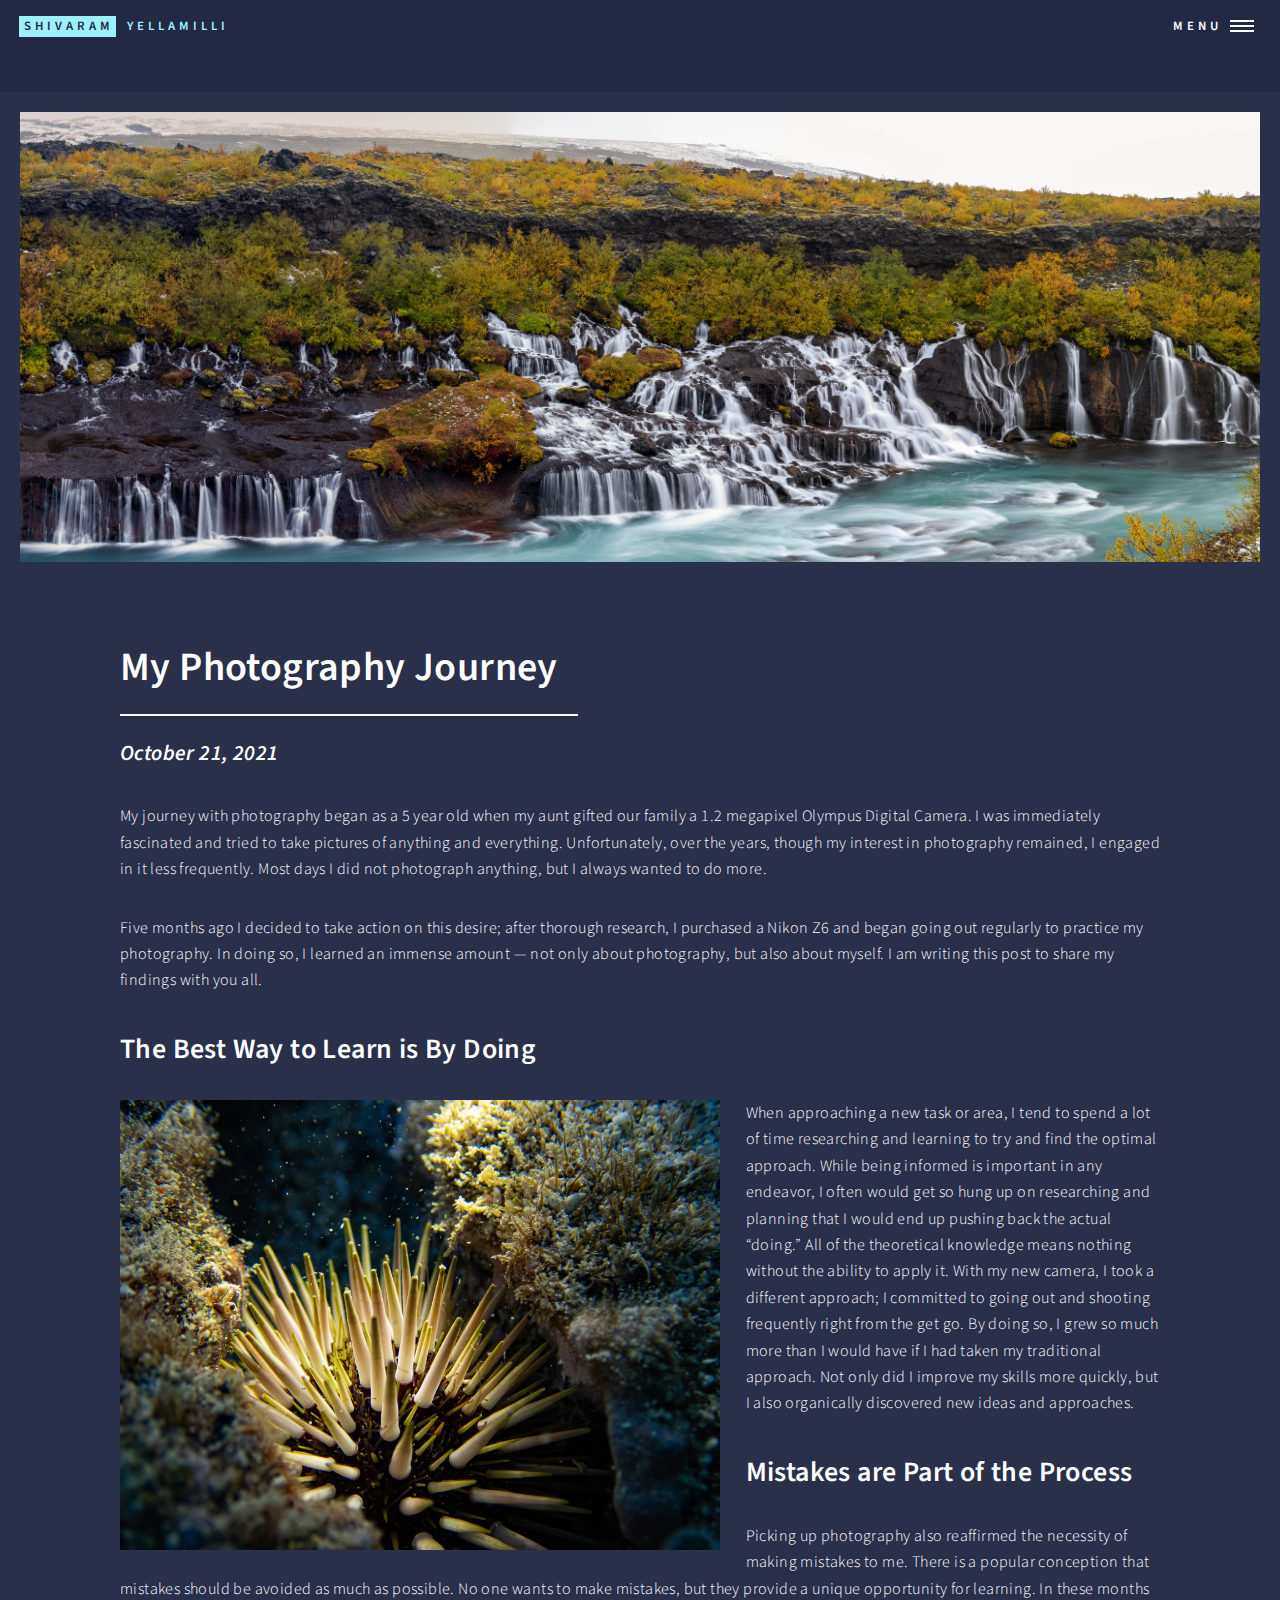
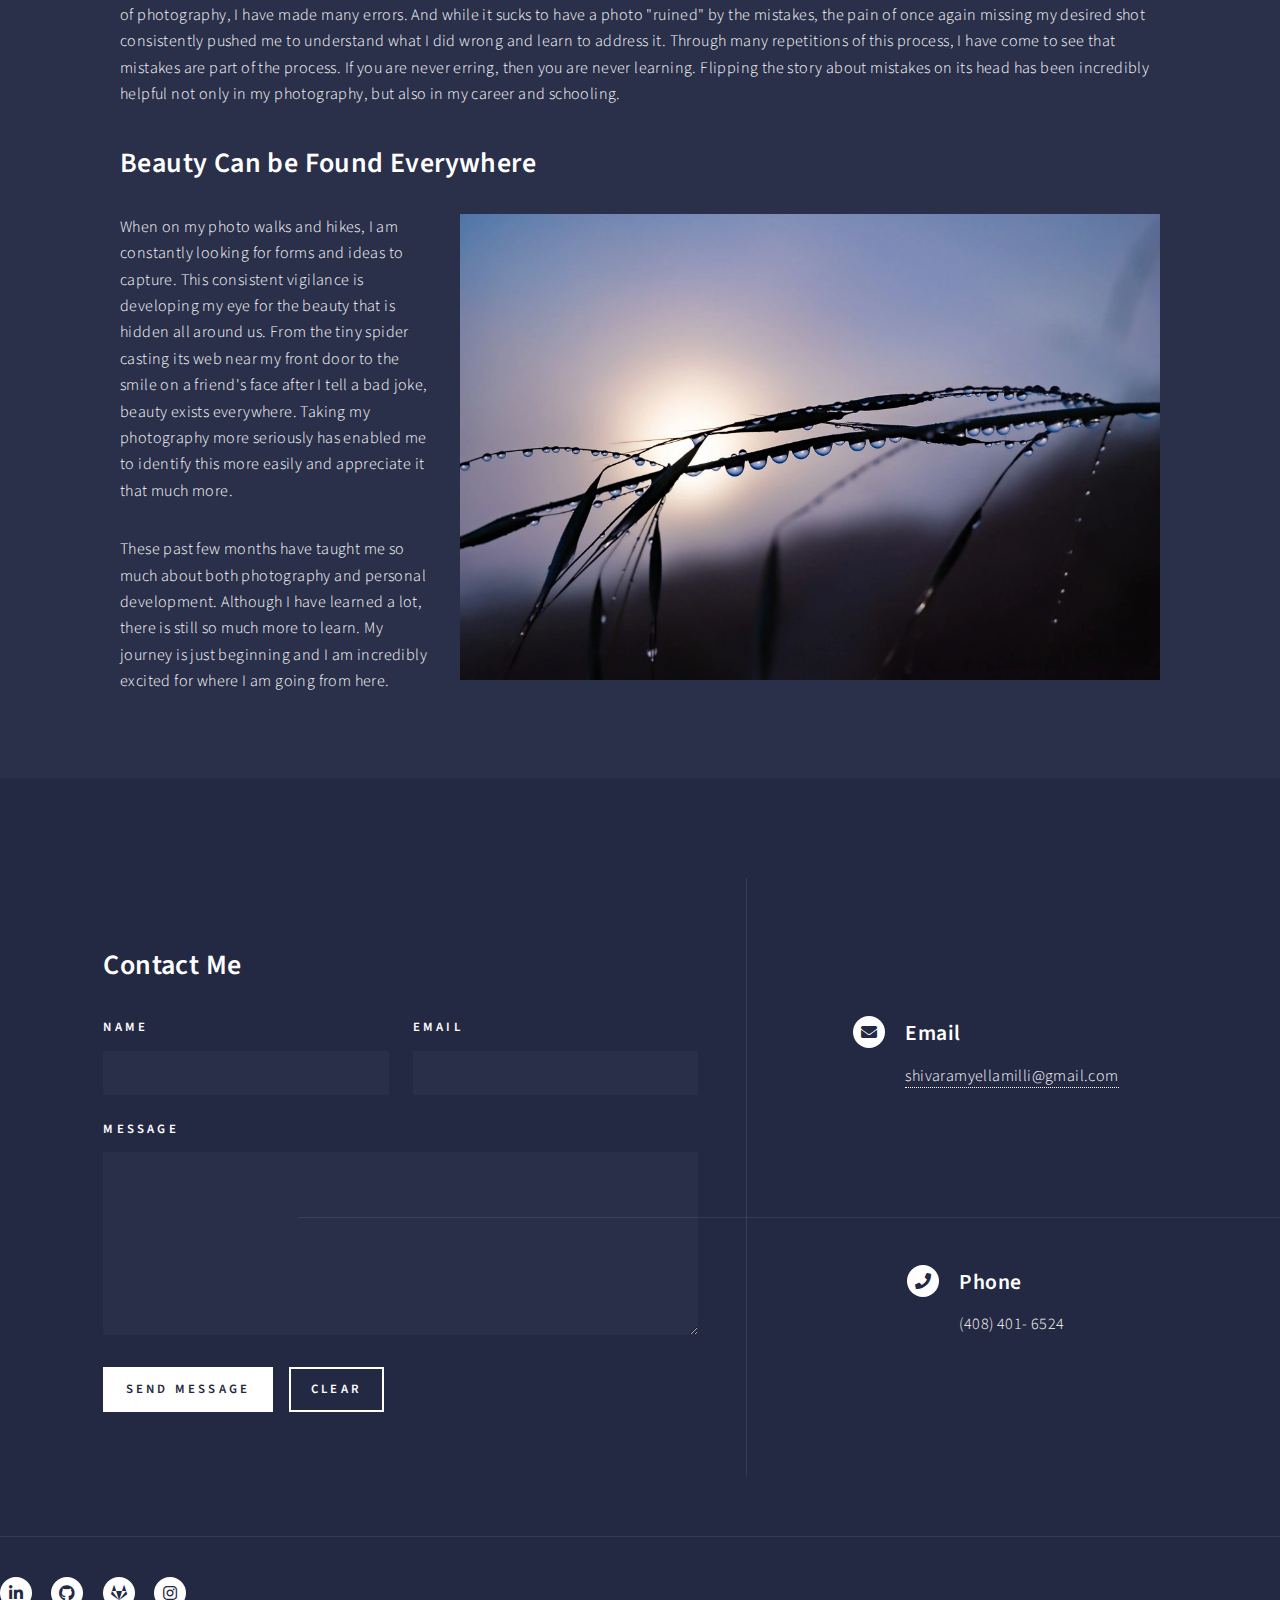
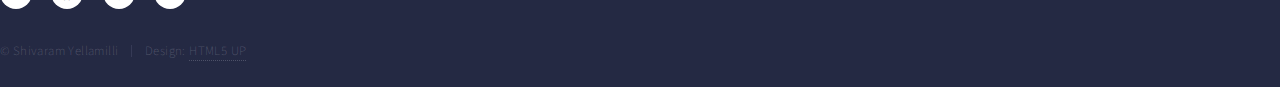
<file: writing_photography.html>
<!DOCTYPE HTML>
<!--
	Forty by HTML5 UP
	html5up.net | @ajlkn
	Free for personal and commercial use under the CCA 3.0 license (html5up.net/license)
-->
<html>
	<head>
		<!-- Global site tag (gtag.js) - Google Analytics -->
		<script async src="https://www.googletagmanager.com/gtag/js?id=UA-177823870-1"></script>
		<script>
		  window.dataLayer = window.dataLayer || [];
		  function gtag(){dataLayer.push(arguments);}
		  gtag('js', new Date());

		  gtag('config', 'UA-177823870-1');
		</script>
		<title>Writing | Shivaram</title>
		<meta charset="utf-8" />
		<meta name="viewport" content="width=device-width, initial-scale=1, user-scalable=no" />
		<link rel="stylesheet" href="assets/css/main.css" />
		<noscript><link rel="stylesheet" href="assets/css/noscript.css" /></noscript>
		<link rel="icon" type="image/png" href="favicon.png">
	</head>

	<style>
		img {

		  width: 100%;
		  height: 100%;

		  object-fit: cover;

		  object-position: center;

		}
	</style>



	<body class="is-preload">

		<!-- Wrapper -->
			<div id="wrapper">

				<!-- Header -->
					<header id="header" class="alt">
						<a href="index.html" class="logo"><strong>Shivaram</strong> <span>Yellamilli</span></a>
						<nav>
							<a href="#menu">Menu</a>
						</nav>
					</header>

				<!-- Menu -->
					<nav id="menu">
						<ul class="links">
							<li><a href="index.html">Home</a></li>
							<li><a href="resume.html">Resumé</a></li>
							<li><a href="photography.html">Photography</a></li>
							<li><a href="writing.html">Writing</a></li>
							<li><a href="aboutme.html">About Me</a></li>
						</ul>
						<ul class="actions stacked">
							<li><a href="#footer" class="button primary fit">Get in Touch!</a></li>
						</ul>
					</nav>

				<!-- Banner -->
				<!-- Note: The "styleN" class below should match that of the header element. -->

				
				<!-- Main -->
					<div id="main">
						<!-- One -->
							<section id="one">
								<div style="max-width: 100vw">
									<img src="images/Previews/webp/hraunfossar.webp">
								 </div>
								<div class="inner">
									<header class="major">
										<h1>My Photography Journey</h1>
										<h3><i>October 21, 2021</i></h3>
									</header>

									<!-- Content -->
										<p>My journey with photography began as a 5 year old when my aunt gifted our family a 1.2 megapixel Olympus Digital Camera. I was immediately fascinated and tried to take pictures of anything and everything. Unfortunately, over the years, though my interest in photography remained, I engaged in it less frequently. Most days I did not photograph anything, but I always wanted to do more.</p>
									
										<p>Five months ago I decided to take action on this desire; after thorough research, I purchased a Nikon Z6 and began going out regularly to practice my photography. In doing so, I learned an immense amount — not only about photography, but also about myself. I am writing this post to share my findings with you all.</p>

										<h2>The Best Way to Learn is By Doing</h2>
				
										<div style="max-width: 600px; margin-right: 2vw; float:left">
											<img src="images/Previews/webp/urchin.webp">
										 </div><p>When approaching a new task or area, I tend to spend a lot of time researching and learning to try and find the optimal approach. While being informed is important in any endeavor, I often would get so hung up on researching and planning that I would end up pushing back the actual “doing.” All of the theoretical knowledge means nothing without the ability to apply it. With my new camera, I took a different approach; I committed to going out and shooting frequently right from the get go. By doing so, I grew so much more than I would have if I had taken my traditional approach. Not only did I improve my skills more quickly, but I also organically discovered new ideas and approaches.</p>
										
										<h2>Mistakes are Part of the Process</h2>
										<p>Picking up photography also reaffirmed the necessity of making mistakes to me. There is a popular conception that mistakes should be avoided as much as possible. No one wants to make mistakes, but they provide a unique opportunity for learning. In these months of photography, I have made many errors. And while it sucks to have a photo "ruined" by the mistakes, the pain of once again missing my desired shot consistently pushed me to understand what I did wrong and learn to address it. Through many repetitions of this process, I have come to see that mistakes are part of the process. If you are never erring, then you are never learning. Flipping the story about mistakes on its head has been incredibly helpful not only in my photography, but also in my career and schooling.</p>
										
										<h2>Beauty Can be Found Everywhere</h2>
										<div style="max-width: 700px; margin-left: 2vw; float: right">
											<img src="images/Previews/webp/dew.webp">
										 </div>
										<p>When on my photo walks and hikes, I am constantly looking for forms and ideas to capture. This consistent vigilance is developing my eye for the beauty that is hidden all around us. From the tiny spider casting its web near my front door to the smile on a friend's face after I tell a bad joke, beauty exists everywhere. Taking my photography more seriously has enabled me to identify this more easily and appreciate it that much more.</p>
										<p>These past few months have taught me so much about both photography and personal development. Although I have learned a lot, there is still so much more to learn. My journey is just beginning and I am incredibly excited for where I am going from here.</p>
						

										</div>
								</section>
							</div>
					</div>

				<!-- Contact -->
					<section id="contact">
						<div class="inner">
							<section>
								<form method="post" action="https://formspree.io/syellamilli@protonmail.com">
									<h2> Contact  Me </h2>
									<div class="fields">
										<div class="field half">
											<label for="name">Name</label>
											<input type="text" name="name" id="name" />
										</div>
										<div class="field half">
											<label for="email">Email</label>
											<input type="text" name="email" id="email" />
										</div>
										<div class="field">
											<label for="message">Message</label>
											<textarea name="message" id="message" rows="6"></textarea>
										</div>
									</div>
									<ul class="actions">
										<li><input type="submit" value="Send Message" class="primary" /></li>
										<li><input type="reset" value="Clear" /></li>
									</ul>
								</form>
							</section>
							<section class="split">
								<section>
									<div class="contact-method">
										<span class="icon solid alt fa-envelope"></span>
										<h3>Email</h3>
										<a href="#">shivaramyellamilli@gmail.com</a>
									</div>
								</section>
								<section>
									<div class="contact-method">
										<span class="icon solid alt fa-phone"></span>
										<h3>Phone</h3>
										<span>(408) 401- 6524 </span>
									</div>
								</section>
							</section>
						</div>
					</section>

				<!-- Footer -->
					<footer id="footer">
						<div class="inner">
							<ul class="icons">
								<!-- <li><a href="#" class="icon brands alt fa-twitter"><span class="label">Twitter</span></a></li>
								<li><a href="#" class="icon brands alt fa-facebook-f"><span class="label">Facebook</span></a></li> -->
								<li><a href="https://www.linkedin.com/in/shivaramy/" class="icon brands alt fa-linkedin-in"><span class="label">LinkedIn</span></a></li>
								<li><a href="https://github.com/syellamilli" class="icon brands alt fa-github"><span class="label">GitHub</span></a></li>
								<li><a href="https://gitlab.com/shivaramy" class="icon brands alt fa-gitlab"><span class="label">GitLab</span></a></li>
								<li><a href="https://www.instagram.com/axiomatically.ambiguous/" class="icon brands alt fa-instagram"><span class="label">Instagram</span></a></li>
							</ul>
							<ul class="copyright">
								<li>&copy; Shivaram  Yellamilli</li><li>Design: <a href="https://html5up.net">HTML5 UP</a></li>
							</ul>
						</div>
					</footer>


			</div>

		<!-- Scripts -->
			<script src="assets/js/jquery.min.js"></script>
			<script src="assets/js/jquery.scrolly.min.js"></script>
			<script src="assets/js/jquery.scrollex.min.js"></script>
			<script src="assets/js/browser.min.js"></script>
			<script src="assets/js/breakpoints.min.js"></script>
			<script src="assets/js/util.js"></script>
			<script src="assets/js/main.js"></script>

	</body>
</html>
</file>
<file: assets/css/noscript.css>
/*
	Forty by HTML5 UP
	html5up.net | @ajlkn
	Free for personal and commercial use under the CCA 3.0 license (html5up.net/license)
*/

/* Banner */

	body.is-preload #banner:after {
		opacity: 0.85;
	}

	body.is-preload #banner > .inner {
		-moz-filter: none;
		-webkit-filter: none;
		-ms-filter: none;
		filter: none;
		-moz-transform: none;
		-webkit-transform: none;
		-ms-transform: none;
		transform: none;
		opacity: 1;
	}
</file>
<file: assets/css/main.css>
@import url(fontawesome-all.min.css);
@import url("https://fonts.googleapis.com/css?family=Source+Sans+Pro:300,300italic,600,600italic");

/*
	Forty by HTML5 UP
	html5up.net | @ajlkn
	Free for personal and commercial use under the CCA 3.0 license (html5up.net/license)
*/

html, body, div, span, applet, object,
iframe, h1, h2, h3, h4, h5, h6, p, blockquote,
pre, a, abbr, acronym, address, big, cite,
code, del, dfn, em, img, ins, kbd, q, s, samp,
small, strike, strong, sub, sup, tt, var, b,
u, i, center, dl, dt, dd, ol, ul, li, fieldset,
form, label, legend, table, caption, tbody,
tfoot, thead, tr, th, td, article, aside,
canvas, details, embed, figure, figcaption,
footer, header, hgroup, menu, nav, output, ruby,
section, summary, time, mark, audio, video {
	margin: 0;
	padding: 0;
	border: 0;
	font-size: 100%;
	font: inherit;
	vertical-align: baseline;}

article, aside, details, figcaption, figure,
footer, header, hgroup, menu, nav, section {
	display: block;}

body {
	line-height: 1;
}

ol, ul {
	list-style: none;
}

blockquote, q {
	quotes: none;
}

	blockquote:before, blockquote:after, q:before, q:after {
		content: '';
		content: none;
	}

table {
	border-collapse: collapse;
	border-spacing: 0;
}

body {
	-webkit-text-size-adjust: none;
}

mark {
	background-color: transparent;
	color: inherit;
}

input::-moz-focus-inner {
	border: 0;
	padding: 0;
}

input, select, textarea {
	-moz-appearance: none;
	-webkit-appearance: none;
	-ms-appearance: none;
	appearance: none;
}

/* Basic */

	@-ms-viewport {
		width: device-width;
	}

	body {
		-ms-overflow-style: scrollbar;
	}

	@media screen and (max-width: 480px) {

		html, body {
			min-width: 320px;
		}

	}

	html {
		box-sizing: border-box;
	}

	*, *:before, *:after {
		box-sizing: inherit;
	}

	body {
		background: #242943;
	}

		body.is-preload *, body.is-preload *:before, body.is-preload *:after {
			-moz-animation: none !important;
			-webkit-animation: none !important;
			-ms-animation: none !important;
			animation: none !important;
			-moz-transition: none !important;
			-webkit-transition: none !important;
			-ms-transition: none !important;
			transition: none !important;
		}

/* Type */

	body, input, select, textarea {
		color: #ffffff;
		font-family: "Source Sans Pro", Helvetica, sans-serif;
		font-size: 17pt;
		font-weight: 300;
		letter-spacing: 0.025em;
		line-height: 1.65;
	}

		@media screen and (max-width: 1680px) {

			body, input, select, textarea {
				font-size: 14pt;
			}

		}

		@media screen and (max-width: 1280px) {

			body, input, select, textarea {
				font-size: 12pt;
			}

		}

		@media screen and (max-width: 360px) {

			body, input, select, textarea {
				font-size: 11pt;
			}

		}

	a {
		-moz-transition: color 0.2s ease-in-out, border-bottom-color 0.2s ease-in-out;
		-webkit-transition: color 0.2s ease-in-out, border-bottom-color 0.2s ease-in-out;
		-ms-transition: color 0.2s ease-in-out, border-bottom-color 0.2s ease-in-out;
		transition: color 0.2s ease-in-out, border-bottom-color 0.2s ease-in-out;
		border-bottom: dotted 1px;
		color: inherit;
		text-decoration: none;
	}

		a:hover {
			border-bottom-color: transparent;
			color: #9bf1ff !important;
		}

		a:active {
			color: #53e3fb !important;
		}

	strong, b {
		color: #ffffff;
		font-weight: 600;
	}

	em, i {
		font-style: italic;
	}

	p {
		margin: 0 0 2em 0;
	}

	h1, h2, h3, h4, h5, h6 {
		color: #ffffff;
		font-weight: 600;
		line-height: 1.65;
		margin: 0 0 1em 0;
	}

		h1 a, h2 a, h3 a, h4 a, h5 a, h6 a {
			color: inherit;
			border-bottom: 0;
		}

	h1 {
		font-size: 2.5em;
	}

	h2 {
		font-size: 1.75em;
	}

	h3 {
		font-size: 1.35em;
	}

	h4 {
		font-size: 1.1em;
	}

	h5 {
		font-size: 0.9em;
	}

	h6 {
		font-size: 0.7em;
	}

	@media screen and (max-width: 736px) {

		h1 {
			font-size: 2em;
		}

		h2 {
			font-size: 1.5em;
		}

		h3 {
			font-size: 1.25em;
		}

	}

	sub {
		font-size: 0.8em;
		position: relative;
		top: 0.5em;
	}

	sup {
		font-size: 0.8em;
		position: relative;
		top: -0.5em;
	}

	blockquote {
		border-left: solid 4px rgba(212, 212, 255, 0.1);
		font-style: italic;
		margin: 0 0 2em 0;
		padding: 0.5em 0 0.5em 2em;
	}

	code {
		background: rgba(212, 212, 255, 0.035);
		font-family: "Courier New", monospace;
		font-size: 0.9em;
		margin: 0 0.25em;
		padding: 0.25em 0.65em;
	}

	pre {
		-webkit-overflow-scrolling: touch;
		font-family: "Courier New", monospace;
		font-size: 0.9em;
		margin: 0 0 2em 0;
	}

		pre code {
			display: block;
			line-height: 1.75;
			padding: 1em 1.5em;
			overflow-x: auto;
		}

	hr {
		border: 0;
		border-bottom: solid 1px rgba(212, 212, 255, 0.1);
		margin: 2em 0;
	}

		hr.major {
			margin: 3em 0;
		}

	.align-left {
		text-align: left;
	}

	.align-center {
		text-align: center;
	}

	.align-right {
		text-align: right;
	}

/* Row */

	.row {
		display: flex;
		flex-wrap: wrap;
		box-sizing: border-box;
		align-items: stretch;
	}

		.row > * {
			box-sizing: border-box;
		}

		.row.gtr-uniform > * > :last-child {
			margin-bottom: 0;
		}

		.row.aln-left {
			justify-content: flex-start;
		}

		.row.aln-center {
			justify-content: center;
		}

		.row.aln-right {
			justify-content: flex-end;
		}

		.row.aln-top {
			align-items: flex-start;
		}

		.row.aln-middle {
			align-items: center;
		}

		.row.aln-bottom {
			align-items: flex-end;
		}

		.row > .imp {
			order: -1;
		}

		.row > .col-1 {
			width: 8.33333%;
		}

		.row > .off-1 {
			margin-left: 8.33333%;
		}

		.row > .col-2 {
			width: 16.66667%;
		}

		.row > .off-2 {
			margin-left: 16.66667%;
		}

		.row > .col-3 {
			width: 25%;
		}

		.row > .off-3 {
			margin-left: 25%;
		}

		.row > .col-4 {
			width: 33.33333%;
		}

		.row > .off-4 {
			margin-left: 33.33333%;
		}

		.row > .col-5 {
			width: 41.66667%;
		}

		.row > .off-5 {
			margin-left: 41.66667%;
		}

		.row > .col-6 {
			width: 50%;
		}

		.row > .off-6 {
			margin-left: 50%;
		}

		.row > .col-7 {
			width: 58.33333%;
		}

		.row > .off-7 {
			margin-left: 58.33333%;
		}

		.row > .col-8 {
			width: 66.66667%;
		}

		.row > .off-8 {
			margin-left: 66.66667%;
		}

		.row > .col-9 {
			width: 75%;
		}

		.row > .off-9 {
			margin-left: 75%;
		}

		.row > .col-10 {
			width: 83.33333%;
		}

		.row > .off-10 {
			margin-left: 83.33333%;
		}

		.row > .col-11 {
			width: 91.66667%;
		}

		.row > .off-11 {
			margin-left: 91.66667%;
		}

		.row > .col-12 {
			width: 100%;
		}

		.row > .off-12 {
			margin-left: 100%;
		}

		.row.gtr-0 {
			margin-top: 0;
			margin-left: 0em;
		}

			.row.gtr-0 > * {
				padding: 0 0 0 0em;
			}

			.row.gtr-0.gtr-uniform {
				margin-top: 0em;
			}

				.row.gtr-0.gtr-uniform > * {
					padding-top: 0em;
				}

		.row.gtr-25 {
			margin-top: 0;
			margin-left: -0.5em;
		}

			.row.gtr-25 > * {
				padding: 0 0 0 0.5em;
			}

			.row.gtr-25.gtr-uniform {
				margin-top: -0.5em;
			}

				.row.gtr-25.gtr-uniform > * {
					padding-top: 0.5em;
				}

		.row.gtr-50 {
			margin-top: 0;
			margin-left: -1em;
		}

			.row.gtr-50 > * {
				padding: 0 0 0 1em;
			}

			.row.gtr-50.gtr-uniform {
				margin-top: -1em;
			}

				.row.gtr-50.gtr-uniform > * {
					padding-top: 1em;
				}

		.row {
			margin-top: 0;
			margin-left: -2em;
		}

			.row > * {
				padding: 0 0 0 2em;
			}

			.row.gtr-uniform {
				margin-top: -2em;
			}

				.row.gtr-uniform > * {
					padding-top: 2em;
				}

		.row.gtr-150 {
			margin-top: 0;
			margin-left: -3em;
		}

			.row.gtr-150 > * {
				padding: 0 0 0 3em;
			}

			.row.gtr-150.gtr-uniform {
				margin-top: -3em;
			}

				.row.gtr-150.gtr-uniform > * {
					padding-top: 3em;
				}

		.row.gtr-200 {
			margin-top: 0;
			margin-left: -4em;
		}

			.row.gtr-200 > * {
				padding: 0 0 0 4em;
			}

			.row.gtr-200.gtr-uniform {
				margin-top: -4em;
			}

				.row.gtr-200.gtr-uniform > * {
					padding-top: 4em;
				}

		@media screen and (max-width: 1680px) {

			.row {
				display: flex;
				flex-wrap: wrap;
				box-sizing: border-box;
				align-items: stretch;
			}

				.row > * {
					box-sizing: border-box;
				}

				.row.gtr-uniform > * > :last-child {
					margin-bottom: 0;
				}

				.row.aln-left {
					justify-content: flex-start;
				}

				.row.aln-center {
					justify-content: center;
				}

				.row.aln-right {
					justify-content: flex-end;
				}

				.row.aln-top {
					align-items: flex-start;
				}

				.row.aln-middle {
					align-items: center;
				}

				.row.aln-bottom {
					align-items: flex-end;
				}

				.row > .imp-xlarge {
					order: -1;
				}

				.row > .col-1-xlarge {
					width: 8.33333%;
				}

				.row > .off-1-xlarge {
					margin-left: 8.33333%;
				}

				.row > .col-2-xlarge {
					width: 16.66667%;
				}

				.row > .off-2-xlarge {
					margin-left: 16.66667%;
				}

				.row > .col-3-xlarge {
					width: 25%;
				}

				.row > .off-3-xlarge {
					margin-left: 25%;
				}

				.row > .col-4-xlarge {
					width: 33.33333%;
				}

				.row > .off-4-xlarge {
					margin-left: 33.33333%;
				}

				.row > .col-5-xlarge {
					width: 41.66667%;
				}

				.row > .off-5-xlarge {
					margin-left: 41.66667%;
				}

				.row > .col-6-xlarge {
					width: 50%;
				}

				.row > .off-6-xlarge {
					margin-left: 50%;
				}

				.row > .col-7-xlarge {
					width: 58.33333%;
				}

				.row > .off-7-xlarge {
					margin-left: 58.33333%;
				}

				.row > .col-8-xlarge {
					width: 66.66667%;
				}

				.row > .off-8-xlarge {
					margin-left: 66.66667%;
				}

				.row > .col-9-xlarge {
					width: 75%;
				}

				.row > .off-9-xlarge {
					margin-left: 75%;
				}

				.row > .col-10-xlarge {
					width: 83.33333%;
				}

				.row > .off-10-xlarge {
					margin-left: 83.33333%;
				}

				.row > .col-11-xlarge {
					width: 91.66667%;
				}

				.row > .off-11-xlarge {
					margin-left: 91.66667%;
				}

				.row > .col-12-xlarge {
					width: 100%;
				}

				.row > .off-12-xlarge {
					margin-left: 100%;
				}

				.row.gtr-0 {
					margin-top: 0;
					margin-left: 0em;
				}

					.row.gtr-0 > * {
						padding: 0 0 0 0em;
					}

					.row.gtr-0.gtr-uniform {
						margin-top: 0em;
					}

						.row.gtr-0.gtr-uniform > * {
							padding-top: 0em;
						}

				.row.gtr-25 {
					margin-top: 0;
					margin-left: -0.5em;
				}

					.row.gtr-25 > * {
						padding: 0 0 0 0.5em;
					}

					.row.gtr-25.gtr-uniform {
						margin-top: -0.5em;
					}

						.row.gtr-25.gtr-uniform > * {
							padding-top: 0.5em;
						}

				.row.gtr-50 {
					margin-top: 0;
					margin-left: -1em;
				}

					.row.gtr-50 > * {
						padding: 0 0 0 1em;
					}

					.row.gtr-50.gtr-uniform {
						margin-top: -1em;
					}

						.row.gtr-50.gtr-uniform > * {
							padding-top: 1em;
						}

				.row {
					margin-top: 0;
					margin-left: -2em;
				}

					.row > * {
						padding: 0 0 0 2em;
					}

					.row.gtr-uniform {
						margin-top: -2em;
					}

						.row.gtr-uniform > * {
							padding-top: 2em;
						}

				.row.gtr-150 {
					margin-top: 0;
					margin-left: -3em;
				}

					.row.gtr-150 > * {
						padding: 0 0 0 3em;
					}

					.row.gtr-150.gtr-uniform {
						margin-top: -3em;
					}

						.row.gtr-150.gtr-uniform > * {
							padding-top: 3em;
						}

				.row.gtr-200 {
					margin-top: 0;
					margin-left: -4em;
				}

					.row.gtr-200 > * {
						padding: 0 0 0 4em;
					}

					.row.gtr-200.gtr-uniform {
						margin-top: -4em;
					}

						.row.gtr-200.gtr-uniform > * {
							padding-top: 4em;
						}

		}

		@media screen and (max-width: 1280px) {

			.row {
				display: flex;
				flex-wrap: wrap;
				box-sizing: border-box;
				align-items: stretch;
			}

				.row > * {
					box-sizing: border-box;
				}

				.row.gtr-uniform > * > :last-child {
					margin-bottom: 0;
				}

				.row.aln-left {
					justify-content: flex-start;
				}

				.row.aln-center {
					justify-content: center;
				}

				.row.aln-right {
					justify-content: flex-end;
				}

				.row.aln-top {
					align-items: flex-start;
				}

				.row.aln-middle {
					align-items: center;
				}

				.row.aln-bottom {
					align-items: flex-end;
				}

				.row > .imp-large {
					order: -1;
				}

				.row > .col-1-large {
					width: 8.33333%;
				}

				.row > .off-1-large {
					margin-left: 8.33333%;
				}

				.row > .col-2-large {
					width: 16.66667%;
				}

				.row > .off-2-large {
					margin-left: 16.66667%;
				}

				.row > .col-3-large {
					width: 25%;
				}

				.row > .off-3-large {
					margin-left: 25%;
				}

				.row > .col-4-large {
					width: 33.33333%;
				}

				.row > .off-4-large {
					margin-left: 33.33333%;
				}

				.row > .col-5-large {
					width: 41.66667%;
				}

				.row > .off-5-large {
					margin-left: 41.66667%;
				}

				.row > .col-6-large {
					width: 50%;
				}

				.row > .off-6-large {
					margin-left: 50%;
				}

				.row > .col-7-large {
					width: 58.33333%;
				}

				.row > .off-7-large {
					margin-left: 58.33333%;
				}

				.row > .col-8-large {
					width: 66.66667%;
				}

				.row > .off-8-large {
					margin-left: 66.66667%;
				}

				.row > .col-9-large {
					width: 75%;
				}

				.row > .off-9-large {
					margin-left: 75%;
				}

				.row > .col-10-large {
					width: 83.33333%;
				}

				.row > .off-10-large {
					margin-left: 83.33333%;
				}

				.row > .col-11-large {
					width: 91.66667%;
				}

				.row > .off-11-large {
					margin-left: 91.66667%;
				}

				.row > .col-12-large {
					width: 100%;
				}

				.row > .off-12-large {
					margin-left: 100%;
				}

				.row.gtr-0 {
					margin-top: 0;
					margin-left: 0em;
				}

					.row.gtr-0 > * {
						padding: 0 0 0 0em;
					}

					.row.gtr-0.gtr-uniform {
						margin-top: 0em;
					}

						.row.gtr-0.gtr-uniform > * {
							padding-top: 0em;
						}

				.row.gtr-25 {
					margin-top: 0;
					margin-left: -0.375em;
				}

					.row.gtr-25 > * {
						padding: 0 0 0 0.375em;
					}

					.row.gtr-25.gtr-uniform {
						margin-top: -0.375em;
					}

						.row.gtr-25.gtr-uniform > * {
							padding-top: 0.375em;
						}

				.row.gtr-50 {
					margin-top: 0;
					margin-left: -0.75em;
				}

					.row.gtr-50 > * {
						padding: 0 0 0 0.75em;
					}

					.row.gtr-50.gtr-uniform {
						margin-top: -0.75em;
					}

						.row.gtr-50.gtr-uniform > * {
							padding-top: 0.75em;
						}

				.row {
					margin-top: 0;
					margin-left: -1.5em;
				}

					.row > * {
						padding: 0 0 0 1.5em;
					}

					.row.gtr-uniform {
						margin-top: -1.5em;
					}

						.row.gtr-uniform > * {
							padding-top: 1.5em;
						}

				.row.gtr-150 {
					margin-top: 0;
					margin-left: -2.25em;
				}

					.row.gtr-150 > * {
						padding: 0 0 0 2.25em;
					}

					.row.gtr-150.gtr-uniform {
						margin-top: -2.25em;
					}

						.row.gtr-150.gtr-uniform > * {
							padding-top: 2.25em;
						}

				.row.gtr-200 {
					margin-top: 0;
					margin-left: -3em;
				}

					.row.gtr-200 > * {
						padding: 0 0 0 3em;
					}

					.row.gtr-200.gtr-uniform {
						margin-top: -3em;
					}

						.row.gtr-200.gtr-uniform > * {
							padding-top: 3em;
						}

		}

		@media screen and (max-width: 980px) {

			.row {
				display: flex;
				flex-wrap: wrap;
				box-sizing: border-box;
				align-items: stretch;
			}

				.row > * {
					box-sizing: border-box;
				}

				.row.gtr-uniform > * > :last-child {
					margin-bottom: 0;
				}

				.row.aln-left {
					justify-content: flex-start;
				}

				.row.aln-center {
					justify-content: center;
				}

				.row.aln-right {
					justify-content: flex-end;
				}

				.row.aln-top {
					align-items: flex-start;
				}

				.row.aln-middle {
					align-items: center;
				}

				.row.aln-bottom {
					align-items: flex-end;
				}

				.row > .imp-medium {
					order: -1;
				}

				.row > .col-1-medium {
					width: 8.33333%;
				}

				.row > .off-1-medium {
					margin-left: 8.33333%;
				}

				.row > .col-2-medium {
					width: 16.66667%;
				}

				.row > .off-2-medium {
					margin-left: 16.66667%;
				}

				.row > .col-3-medium {
					width: 25%;
				}

				.row > .off-3-medium {
					margin-left: 25%;
				}

				.row > .col-4-medium {
					width: 33.33333%;
				}

				.row > .off-4-medium {
					margin-left: 33.33333%;
				}

				.row > .col-5-medium {
					width: 41.66667%;
				}

				.row > .off-5-medium {
					margin-left: 41.66667%;
				}

				.row > .col-6-medium {
					width: 50%;
				}

				.row > .off-6-medium {
					margin-left: 50%;
				}

				.row > .col-7-medium {
					width: 58.33333%;
				}

				.row > .off-7-medium {
					margin-left: 58.33333%;
				}

				.row > .col-8-medium {
					width: 66.66667%;
				}

				.row > .off-8-medium {
					margin-left: 66.66667%;
				}

				.row > .col-9-medium {
					width: 75%;
				}

				.row > .off-9-medium {
					margin-left: 75%;
				}

				.row > .col-10-medium {
					width: 83.33333%;
				}

				.row > .off-10-medium {
					margin-left: 83.33333%;
				}

				.row > .col-11-medium {
					width: 91.66667%;
				}

				.row > .off-11-medium {
					margin-left: 91.66667%;
				}

				.row > .col-12-medium {
					width: 100%;
				}

				.row > .off-12-medium {
					margin-left: 100%;
				}

				.row.gtr-0 {
					margin-top: 0;
					margin-left: 0em;
				}

					.row.gtr-0 > * {
						padding: 0 0 0 0em;
					}

					.row.gtr-0.gtr-uniform {
						margin-top: 0em;
					}

						.row.gtr-0.gtr-uniform > * {
							padding-top: 0em;
						}

				.row.gtr-25 {
					margin-top: 0;
					margin-left: -0.375em;
				}

					.row.gtr-25 > * {
						padding: 0 0 0 0.375em;
					}

					.row.gtr-25.gtr-uniform {
						margin-top: -0.375em;
					}

						.row.gtr-25.gtr-uniform > * {
							padding-top: 0.375em;
						}

				.row.gtr-50 {
					margin-top: 0;
					margin-left: -0.75em;
				}

					.row.gtr-50 > * {
						padding: 0 0 0 0.75em;
					}

					.row.gtr-50.gtr-uniform {
						margin-top: -0.75em;
					}

						.row.gtr-50.gtr-uniform > * {
							padding-top: 0.75em;
						}

				.row {
					margin-top: 0;
					margin-left: -1.5em;
				}

					.row > * {
						padding: 0 0 0 1.5em;
					}

					.row.gtr-uniform {
						margin-top: -1.5em;
					}

						.row.gtr-uniform > * {
							padding-top: 1.5em;
						}

				.row.gtr-150 {
					margin-top: 0;
					margin-left: -2.25em;
				}

					.row.gtr-150 > * {
						padding: 0 0 0 2.25em;
					}

					.row.gtr-150.gtr-uniform {
						margin-top: -2.25em;
					}

						.row.gtr-150.gtr-uniform > * {
							padding-top: 2.25em;
						}

				.row.gtr-200 {
					margin-top: 0;
					margin-left: -3em;
				}

					.row.gtr-200 > * {
						padding: 0 0 0 3em;
					}

					.row.gtr-200.gtr-uniform {
						margin-top: -3em;
					}

						.row.gtr-200.gtr-uniform > * {
							padding-top: 3em;
						}

		}

		@media screen and (max-width: 736px) {

			.row {
				display: flex;
				flex-wrap: wrap;
				box-sizing: border-box;
				align-items: stretch;
			}

				.row > * {
					box-sizing: border-box;
				}

				.row.gtr-uniform > * > :last-child {
					margin-bottom: 0;
				}

				.row.aln-left {
					justify-content: flex-start;
				}

				.row.aln-center {
					justify-content: center;
				}

				.row.aln-right {
					justify-content: flex-end;
				}

				.row.aln-top {
					align-items: flex-start;
				}

				.row.aln-middle {
					align-items: center;
				}

				.row.aln-bottom {
					align-items: flex-end;
				}

				.row > .imp-small {
					order: -1;
				}

				.row > .col-1-small {
					width: 8.33333%;
				}

				.row > .off-1-small {
					margin-left: 8.33333%;
				}

				.row > .col-2-small {
					width: 16.66667%;
				}

				.row > .off-2-small {
					margin-left: 16.66667%;
				}

				.row > .col-3-small {
					width: 25%;
				}

				.row > .off-3-small {
					margin-left: 25%;
				}

				.row > .col-4-small {
					width: 33.33333%;
				}

				.row > .off-4-small {
					margin-left: 33.33333%;
				}

				.row > .col-5-small {
					width: 41.66667%;
				}

				.row > .off-5-small {
					margin-left: 41.66667%;
				}

				.row > .col-6-small {
					width: 50%;
				}

				.row > .off-6-small {
					margin-left: 50%;
				}

				.row > .col-7-small {
					width: 58.33333%;
				}

				.row > .off-7-small {
					margin-left: 58.33333%;
				}

				.row > .col-8-small {
					width: 66.66667%;
				}

				.row > .off-8-small {
					margin-left: 66.66667%;
				}

				.row > .col-9-small {
					width: 75%;
				}

				.row > .off-9-small {
					margin-left: 75%;
				}

				.row > .col-10-small {
					width: 83.33333%;
				}

				.row > .off-10-small {
					margin-left: 83.33333%;
				}

				.row > .col-11-small {
					width: 91.66667%;
				}

				.row > .off-11-small {
					margin-left: 91.66667%;
				}

				.row > .col-12-small {
					width: 100%;
				}

				.row > .off-12-small {
					margin-left: 100%;
				}

				.row.gtr-0 {
					margin-top: 0;
					margin-left: 0em;
				}

					.row.gtr-0 > * {
						padding: 0 0 0 0em;
					}

					.row.gtr-0.gtr-uniform {
						margin-top: 0em;
					}

						.row.gtr-0.gtr-uniform > * {
							padding-top: 0em;
						}

				.row.gtr-25 {
					margin-top: 0;
					margin-left: -0.3125em;
				}

					.row.gtr-25 > * {
						padding: 0 0 0 0.3125em;
					}

					.row.gtr-25.gtr-uniform {
						margin-top: -0.3125em;
					}

						.row.gtr-25.gtr-uniform > * {
							padding-top: 0.3125em;
						}

				.row.gtr-50 {
					margin-top: 0;
					margin-left: -0.625em;
				}

					.row.gtr-50 > * {
						padding: 0 0 0 0.625em;
					}

					.row.gtr-50.gtr-uniform {
						margin-top: -0.625em;
					}

						.row.gtr-50.gtr-uniform > * {
							padding-top: 0.625em;
						}

				.row {
					margin-top: 0;
					margin-left: -1.25em;
				}

					.row > * {
						padding: 0 0 0 1.25em;
					}

					.row.gtr-uniform {
						margin-top: -1.25em;
					}

						.row.gtr-uniform > * {
							padding-top: 1.25em;
						}

				.row.gtr-150 {
					margin-top: 0;
					margin-left: -1.875em;
				}

					.row.gtr-150 > * {
						padding: 0 0 0 1.875em;
					}

					.row.gtr-150.gtr-uniform {
						margin-top: -1.875em;
					}

						.row.gtr-150.gtr-uniform > * {
							padding-top: 1.875em;
						}

				.row.gtr-200 {
					margin-top: 0;
					margin-left: -2.5em;
				}

					.row.gtr-200 > * {
						padding: 0 0 0 2.5em;
					}

					.row.gtr-200.gtr-uniform {
						margin-top: -2.5em;
					}

						.row.gtr-200.gtr-uniform > * {
							padding-top: 2.5em;
						}

		}

		@media screen and (max-width: 480px) {

			.row {
				display: flex;
				flex-wrap: wrap;
				box-sizing: border-box;
				align-items: stretch;
			}

				.row > * {
					box-sizing: border-box;
				}

				.row.gtr-uniform > * > :last-child {
					margin-bottom: 0;
				}

				.row.aln-left {
					justify-content: flex-start;
				}

				.row.aln-center {
					justify-content: center;
				}

				.row.aln-right {
					justify-content: flex-end;
				}

				.row.aln-top {
					align-items: flex-start;
				}

				.row.aln-middle {
					align-items: center;
				}

				.row.aln-bottom {
					align-items: flex-end;
				}

				.row > .imp-xsmall {
					order: -1;
				}

				.row > .col-1-xsmall {
					width: 8.33333%;
				}

				.row > .off-1-xsmall {
					margin-left: 8.33333%;
				}

				.row > .col-2-xsmall {
					width: 16.66667%;
				}

				.row > .off-2-xsmall {
					margin-left: 16.66667%;
				}

				.row > .col-3-xsmall {
					width: 25%;
				}

				.row > .off-3-xsmall {
					margin-left: 25%;
				}

				.row > .col-4-xsmall {
					width: 33.33333%;
				}

				.row > .off-4-xsmall {
					margin-left: 33.33333%;
				}

				.row > .col-5-xsmall {
					width: 41.66667%;
				}

				.row > .off-5-xsmall {
					margin-left: 41.66667%;
				}

				.row > .col-6-xsmall {
					width: 50%;
				}

				.row > .off-6-xsmall {
					margin-left: 50%;
				}

				.row > .col-7-xsmall {
					width: 58.33333%;
				}

				.row > .off-7-xsmall {
					margin-left: 58.33333%;
				}

				.row > .col-8-xsmall {
					width: 66.66667%;
				}

				.row > .off-8-xsmall {
					margin-left: 66.66667%;
				}

				.row > .col-9-xsmall {
					width: 75%;
				}

				.row > .off-9-xsmall {
					margin-left: 75%;
				}

				.row > .col-10-xsmall {
					width: 83.33333%;
				}

				.row > .off-10-xsmall {
					margin-left: 83.33333%;
				}

				.row > .col-11-xsmall {
					width: 91.66667%;
				}

				.row > .off-11-xsmall {
					margin-left: 91.66667%;
				}

				.row > .col-12-xsmall {
					width: 100%;
				}

				.row > .off-12-xsmall {
					margin-left: 100%;
				}

				.row.gtr-0 {
					margin-top: 0;
					margin-left: 0em;
				}

					.row.gtr-0 > * {
						padding: 0 0 0 0em;
					}

					.row.gtr-0.gtr-uniform {
						margin-top: 0em;
					}

						.row.gtr-0.gtr-uniform > * {
							padding-top: 0em;
						}

				.row.gtr-25 {
					margin-top: 0;
					margin-left: -0.3125em;
				}

					.row.gtr-25 > * {
						padding: 0 0 0 0.3125em;
					}

					.row.gtr-25.gtr-uniform {
						margin-top: -0.3125em;
					}

						.row.gtr-25.gtr-uniform > * {
							padding-top: 0.3125em;
						}

				.row.gtr-50 {
					margin-top: 0;
					margin-left: -0.625em;
				}

					.row.gtr-50 > * {
						padding: 0 0 0 0.625em;
					}

					.row.gtr-50.gtr-uniform {
						margin-top: -0.625em;
					}

						.row.gtr-50.gtr-uniform > * {
							padding-top: 0.625em;
						}

				.row {
					margin-top: 0;
					margin-left: -1.25em;
				}

					.row > * {
						padding: 0 0 0 1.25em;
					}

					.row.gtr-uniform {
						margin-top: -1.25em;
					}

						.row.gtr-uniform > * {
							padding-top: 1.25em;
						}

				.row.gtr-150 {
					margin-top: 0;
					margin-left: -1.875em;
				}

					.row.gtr-150 > * {
						padding: 0 0 0 1.875em;
					}

					.row.gtr-150.gtr-uniform {
						margin-top: -1.875em;
					}

						.row.gtr-150.gtr-uniform > * {
							padding-top: 1.875em;
						}

				.row.gtr-200 {
					margin-top: 0;
					margin-left: -2.5em;
				}

					.row.gtr-200 > * {
						padding: 0 0 0 2.5em;
					}

					.row.gtr-200.gtr-uniform {
						margin-top: -2.5em;
					}

						.row.gtr-200.gtr-uniform > * {
							padding-top: 2.5em;
						}

		}

/* Section/Article */

	section.special, article.special {
		text-align: center;
	}

	header.major {
		width: -moz-max-content;
		width: -webkit-max-content;
		width: -ms-max-content;
		width: max-content;
		margin-bottom: 2em;
	}

		header.major > :first-child {
			margin-bottom: 0;
			width: calc(100% + 0.5em);
		}

			header.major > :first-child:after {
				content: '';
				background-color: #ffffff;
				display: block;
				height: 2px;
				margin: 0.325em 0 0.5em 0;
				width: 100%;
			}

		header.major > p {
			font-size: 0.7em;
			font-weight: 600;
			letter-spacing: 0.25em;
			margin-bottom: 0;
			text-transform: uppercase;
		}

		body.is-ie header.major > :first-child:after {
			max-width: 9em;
		}

		body.is-ie header.major > h1:after {
			max-width: 100% !important;
		}

	@media screen and (max-width: 736px) {

		header.major > p br {
			display: none;
		}

	}

/* Form */

	form {
		margin: 0 0 2em 0;
	}

		form > :last-child {
			margin-bottom: 0;
		}

		form > .fields {
			display: -moz-flex;
			display: -webkit-flex;
			display: -ms-flex;
			display: flex;
			-moz-flex-wrap: wrap;
			-webkit-flex-wrap: wrap;
			-ms-flex-wrap: wrap;
			flex-wrap: wrap;
			width: calc(100% + 3em);
			margin: -1.5em 0 2em -1.5em;
		}

			form > .fields > .field {
				-moz-flex-grow: 0;
				-webkit-flex-grow: 0;
				-ms-flex-grow: 0;
				flex-grow: 0;
				-moz-flex-shrink: 0;
				-webkit-flex-shrink: 0;
				-ms-flex-shrink: 0;
				flex-shrink: 0;
				padding: 1.5em 0 0 1.5em;
				width: calc(100% - 1.5em);
			}

				form > .fields > .field.half {
					width: calc(50% - 0.75em);
				}

				form > .fields > .field.third {
					width: calc(100%/3 - 0.5em);
				}

				form > .fields > .field.quarter {
					width: calc(25% - 0.375em);
				}

		@media screen and (max-width: 480px) {

			form > .fields {
				width: calc(100% + 3em);
				margin: -1.5em 0 2em -1.5em;
			}

				form > .fields > .field {
					padding: 1.5em 0 0 1.5em;
					width: calc(100% - 1.5em);
				}

					form > .fields > .field.half {
						width: calc(100% - 1.5em);
					}

					form > .fields > .field.third {
						width: calc(100% - 1.5em);
					}

					form > .fields > .field.quarter {
						width: calc(100% - 1.5em);
					}

		}

	label {
		color: #ffffff;
		display: block;
		font-size: 0.8em;
		font-weight: 600;
		letter-spacing: 0.25em;
		margin: 0 0 1em 0;
		text-transform: uppercase;
	}

	input[type="text"],
	input[type="password"],
	input[type="email"],
	input[type="tel"],
	input[type="search"],
	input[type="url"],
	select,
	textarea {
		-moz-appearance: none;
		-webkit-appearance: none;
		-ms-appearance: none;
		appearance: none;
		background: rgba(212, 212, 255, 0.035);
		border: none;
		border-radius: 0;
		color: inherit;
		display: block;
		outline: 0;
		padding: 0 1em;
		text-decoration: none;
		width: 100%;
	}

		input[type="text"]:invalid,
		input[type="password"]:invalid,
		input[type="email"]:invalid,
		input[type="tel"]:invalid,
		input[type="search"]:invalid,
		input[type="url"]:invalid,
		select:invalid,
		textarea:invalid {
			box-shadow: none;
		}

		input[type="text"]:focus,
		input[type="password"]:focus,
		input[type="email"]:focus,
		input[type="tel"]:focus,
		input[type="search"]:focus,
		input[type="url"]:focus,
		select:focus,
		textarea:focus {
			border-color: #9bf1ff;
			box-shadow: 0 0 0 2px #9bf1ff;
		}

	select {
		background-image: url("data:image/svg+xml;charset=utf8,%3Csvg xmlns='http://www.w3.org/2000/svg' width='40' height='40' preserveAspectRatio='none' viewBox='0 0 40 40'%3E%3Cpath d='M9.4,12.3l10.4,10.4l10.4-10.4c0.2-0.2,0.5-0.4,0.9-0.4c0.3,0,0.6,0.1,0.9,0.4l3.3,3.3c0.2,0.2,0.4,0.5,0.4,0.9 c0,0.4-0.1,0.6-0.4,0.9L20.7,31.9c-0.2,0.2-0.5,0.4-0.9,0.4c-0.3,0-0.6-0.1-0.9-0.4L4.3,17.3c-0.2-0.2-0.4-0.5-0.4-0.9 c0-0.4,0.1-0.6,0.4-0.9l3.3-3.3c0.2-0.2,0.5-0.4,0.9-0.4S9.1,12.1,9.4,12.3z' fill='rgba(212, 212, 255, 0.1)' /%3E%3C/svg%3E");
		background-size: 1.25rem;
		background-repeat: no-repeat;
		background-position: calc(100% - 1rem) center;
		height: 2.75em;
		padding-right: 2.75em;
		text-overflow: ellipsis;
	}

		select option {
			color: #ffffff;
			background: #242943;
		}

		select:focus::-ms-value {
			background-color: transparent;
		}

		select::-ms-expand {
			display: none;
		}

	input[type="text"],
	input[type="password"],
	input[type="email"],
	input[type="tel"],
	input[type="search"],
	input[type="url"],
	select {
		height: 2.75em;
	}

	textarea {
		padding: 0.75em 1em;
	}

	input[type="checkbox"],
	input[type="radio"] {
		-moz-appearance: none;
		-webkit-appearance: none;
		-ms-appearance: none;
		appearance: none;
		display: block;
		float: left;
		margin-right: -2em;
		opacity: 0;
		width: 1em;
		z-index: -1;
	}

		input[type="checkbox"] + label,
		input[type="radio"] + label {
			text-decoration: none;
			color: #ffffff;
			cursor: pointer;
			display: inline-block;
			font-weight: 300;
			padding-left: 2.65em;
			padding-right: 0.75em;
			position: relative;
		}

			input[type="checkbox"] + label:before,
			input[type="radio"] + label:before {
				-moz-osx-font-smoothing: grayscale;
				-webkit-font-smoothing: antialiased;
				display: inline-block;
				font-style: normal;
				font-variant: normal;
				text-rendering: auto;
				line-height: 1;
				text-transform: none !important;
				font-family: 'Font Awesome 5 Free';
				font-weight: 900;
			}

			input[type="checkbox"] + label:before,
			input[type="radio"] + label:before {
				background: rgba(212, 212, 255, 0.035);
				content: '';
				display: inline-block;
				font-size: 0.8em;
				height: 2.0625em;
				left: 0;
				letter-spacing: 0;
				line-height: 2.0625em;
				position: absolute;
				text-align: center;
				top: 0;
				width: 2.0625em;
			}

		input[type="checkbox"]:checked + label:before,
		input[type="radio"]:checked + label:before {
			background: #ffffff;
			border-color: #9bf1ff;
			content: '\f00c';
			color: #242943;
		}

		input[type="checkbox"]:focus + label:before,
		input[type="radio"]:focus + label:before {
			box-shadow: 0 0 0 2px #9bf1ff;
		}

	input[type="radio"] + label:before {
		border-radius: 100%;
	}

	::-webkit-input-placeholder {
		color: rgba(244, 244, 255, 0.2) !important;
		opacity: 1.0;
	}

	:-moz-placeholder {
		color: rgba(244, 244, 255, 0.2) !important;
		opacity: 1.0;
	}

	::-moz-placeholder {
		color: rgba(244, 244, 255, 0.2) !important;
		opacity: 1.0;
	}

	:-ms-input-placeholder {
		color: rgba(244, 244, 255, 0.2) !important;
		opacity: 1.0;
	}

/* Box */

	.box {
		border: solid 1px rgba(212, 212, 255, 0.1);
		margin-bottom: 2em;
		padding: 1.5em;
	}

		.box > :last-child,
		.box > :last-child > :last-child,
		.box > :last-child > :last-child > :last-child {
			margin-bottom: 0;
		}

		.box.alt {
			border: 0;
			border-radius: 0;
			padding: 0;
		}

/* Icon */

	.icon {
		text-decoration: none;
		border-bottom: none;
		position: relative;
	}

		.icon:before {
			-moz-osx-font-smoothing: grayscale;
			-webkit-font-smoothing: antialiased;
			display: inline-block;
			font-style: normal;
			font-variant: normal;
			text-rendering: auto;
			line-height: 1;
			text-transform: none !important;
			font-family: 'Font Awesome 5 Free';
			font-weight: 400;
		}

		.icon > .label {
			display: none;
		}

		.icon:before {
			line-height: inherit;
		}

		.icon.solid:before {
			font-weight: 900;
		}

		.icon.brands:before {
			font-family: 'Font Awesome 5 Brands';
		}

		.icon.alt:before {
			background-color: #ffffff;
			border-radius: 100%;
			color: #242943;
			display: inline-block;
			height: 2em;
			line-height: 2em;
			text-align: center;
			width: 2em;
		}

	a.icon.alt:before {
		-moz-transition: background-color 0.2s ease-in-out;
		-webkit-transition: background-color 0.2s ease-in-out;
		-ms-transition: background-color 0.2s ease-in-out;
		transition: background-color 0.2s ease-in-out;
	}

	a.icon.alt:hover:before {
		background-color: #6fc3df;
	}

	a.icon.alt:active:before {
		background-color: #37a6cb;
	}

/* Image */

	.image {
		border: 0;
		display: inline-block;
		position: relative;
	}

		.image img {
			display: block;
		}

		.image.left, .image.right {
			max-width: 30%;
		}

			.image.left img, .image.right img {
				width: 100%;
			}

		.image.left {
			float: left;
			margin: 0 1.5em 1.25em 0;
			top: 0.25em;
		}

		.image.right {
			float: right;
			margin: 0 0 1.25em 1.5em;
			top: 0.25em;
		}

		.image.fit {
			display: block;
			margin: 0 0 2em 0;
			width: 100%;
		}

			.image.fit img {
				width: 100%;
			}

		.image.main {
			display: block;
			margin: 2.5em 0;
			width: 100%;
		}

			.image.main img {
				width: 100%;
			}

			@media screen and (max-width: 736px) {

				.image.main {
					margin: 1.5em 0;
				}

			}

/* List */

	ol {
		list-style: decimal;
		margin: 0 0 2em 0;
		padding-left: 1.25em;
	}

		ol li {
			padding-left: 0.25em;
		}

	ul {
		list-style: disc;
		margin: 0 0 2em 0;
		padding-left: 1em;
	}

		ul li {
			padding-left: 0.5em;
		}

		ul.alt {
			list-style: none;
			padding-left: 0;
		}

			ul.alt li {
				border-top: solid 1px rgba(212, 212, 255, 0.1);
				padding: 0.5em 0;
			}

				ul.alt li:first-child {
					border-top: 0;
					padding-top: 0;
				}

	dl {
		margin: 0 0 2em 0;
	}

		dl dt {
			display: block;
			font-weight: 600;
			margin: 0 0 1em 0;
		}

		dl dd {
			margin-left: 2em;
		}

/* Actions */

	ul.actions {
		display: -moz-flex;
		display: -webkit-flex;
		display: -ms-flex;
		display: flex;
		cursor: default;
		list-style: none;
		margin-left: -1em;
		padding-left: 0;
	}

		ul.actions li {
			padding: 0 0 0 1em;
			vertical-align: middle;
		}

		ul.actions.special {
			-moz-justify-content: center;
			-webkit-justify-content: center;
			-ms-justify-content: center;
			justify-content: center;
			width: 100%;
			margin-left: 0;
		}

			ul.actions.special li:first-child {
				padding-left: 0;
			}

		ul.actions.stacked {
			-moz-flex-direction: column;
			-webkit-flex-direction: column;
			-ms-flex-direction: column;
			flex-direction: column;
			margin-left: 0;
		}

			ul.actions.stacked li {
				padding: 1.3em 0 0 0;
			}

				ul.actions.stacked li:first-child {
					padding-top: 0;
				}

		ul.actions.fit {
			width: calc(100% + 1em);
		}

			ul.actions.fit li {
				-moz-flex-grow: 1;
				-webkit-flex-grow: 1;
				-ms-flex-grow: 1;
				flex-grow: 1;
				-moz-flex-shrink: 1;
				-webkit-flex-shrink: 1;
				-ms-flex-shrink: 1;
				flex-shrink: 1;
				width: 100%;
			}

				ul.actions.fit li > * {
					width: 100%;
				}

			ul.actions.fit.stacked {
				width: 100%;
			}

/* Icons */

	ul.icons {
		cursor: default;
		list-style: none;
		padding-left: 0;
	}

		ul.icons li {
			display: inline-block;
			padding: 0 1em 0 0;
		}

			ul.icons li:last-child {
				padding-right: 0;
			}

		@media screen and (max-width: 736px) {

			ul.icons li {
				padding: 0 0.75em 0 0;
			}

		}

/* Pagination */

	ul.pagination {
		cursor: default;
		list-style: none;
		padding-left: 0;
	}

		ul.pagination li {
			display: inline-block;
			padding-left: 0;
			vertical-align: middle;
		}

			ul.pagination li > .page {
				-moz-transition: background-color 0.2s ease-in-out, color 0.2s ease-in-out;
				-webkit-transition: background-color 0.2s ease-in-out, color 0.2s ease-in-out;
				-ms-transition: background-color 0.2s ease-in-out, color 0.2s ease-in-out;
				transition: background-color 0.2s ease-in-out, color 0.2s ease-in-out;
				border-bottom: 0;
				display: inline-block;
				font-size: 0.8em;
				font-weight: 600;
				height: 1.5em;
				line-height: 1.5em;
				margin: 0 0.125em;
				min-width: 1.5em;
				padding: 0 0.5em;
				text-align: center;
			}

				ul.pagination li > .page.active {
					background-color: #ffffff;
					color: #242943;
				}

					ul.pagination li > .page.active:hover {
						background-color: #9bf1ff;
						color: #242943 !important;
					}

					ul.pagination li > .page.active:active {
						background-color: #53e3fb;
					}

			ul.pagination li:first-child {
				padding-right: 0.75em;
			}

			ul.pagination li:last-child {
				padding-left: 0.75em;
			}

		@media screen and (max-width: 480px) {

			ul.pagination li:nth-child(n+2):nth-last-child(n+2) {
				display: none;
			}

			ul.pagination li:first-child {
				padding-right: 0;
			}

		}

/* Table */

	.table-wrapper {
		-webkit-overflow-scrolling: touch;
		overflow-x: auto;
	}

	table {
		margin: 0 0 2em 0;
		width: 100%;
	}

		table tbody tr {
			border: solid 1px rgba(212, 212, 255, 0.1);
			border-left: 0;
			border-right: 0;
		}

			table tbody tr:nth-child(2n + 1) {
				background-color: rgba(212, 212, 255, 0.035);
			}

		table td {
			padding: 0.75em 0.75em;
		}

		table th {
			color: #ffffff;
			font-size: 1.4em;
			font-weight: 600;
			padding: 0 0.01em 0em 0.75em;
			text-align: left;
		}

		table thead {
			border-bottom: solid 2px rgba(212, 212, 255, 0.1);
		}

		table tfoot {
			border-top: solid 2px rgba(212, 212, 255, 0.1);
		}

		table.alt {
			border-collapse: separate;
		}

			table.alt tbody tr td {
				border: solid 1px rgba(212, 212, 255, 0.1);
				border-left-width: 0;
				border-top-width: 0;
			}

				table.alt tbody tr td:first-child {
					border-left-width: 1px;
				}

			table.alt tbody tr:first-child td {
				border-top-width: 1px;
			}

			table.alt thead {
				border-bottom: 0;
			}

			table.alt tfoot {
				border-top: 0;
			}

/* Button */

	input[type="submit"],
	input[type="reset"],
	input[type="button"],
	button,
	.button {
		-moz-appearance: none;
		-webkit-appearance: none;
		-ms-appearance: none;
		appearance: none;
		-moz-transition: background-color 0.2s ease-in-out, box-shadow 0.2s ease-in-out, color 0.2s ease-in-out;
		-webkit-transition: background-color 0.2s ease-in-out, box-shadow 0.2s ease-in-out, color 0.2s ease-in-out;
		-ms-transition: background-color 0.2s ease-in-out, box-shadow 0.2s ease-in-out, color 0.2s ease-in-out;
		transition: background-color 0.2s ease-in-out, box-shadow 0.2s ease-in-out, color 0.2s ease-in-out;
		background-color: transparent;
		border: 0;
		border-radius: 0;
		box-shadow: inset 0 0 0 2px #ffffff;
		color: #ffffff;
		cursor: pointer;
		display: inline-block;
		font-size: 0.8em;
		font-weight: 600;
		height: 3.5em;
		letter-spacing: 0.25em;
		line-height: 3.5em;
		padding: 0 1.75em;
		text-align: center;
		text-decoration: none;
		text-transform: uppercase;
		white-space: nowrap;
	}

		input[type="submit"]:hover, input[type="submit"]:active,
		input[type="reset"]:hover,
		input[type="reset"]:active,
		input[type="button"]:hover,
		input[type="button"]:active,
		button:hover,
		button:active,
		.button:hover,
		.button:active {
			box-shadow: inset 0 0 0 2px #9bf1ff;
			color: #9bf1ff;
		}

		input[type="submit"]:active,
		input[type="reset"]:active,
		input[type="button"]:active,
		button:active,
		.button:active {
			background-color: rgba(155, 241, 255, 0.1);
			box-shadow: inset 0 0 0 2px #53e3fb;
			color: #53e3fb;
		}

		input[type="submit"].icon:before,
		input[type="reset"].icon:before,
		input[type="button"].icon:before,
		button.icon:before,
		.button.icon:before {
			margin-right: 0.5em;
		}

		input[type="submit"].fit,
		input[type="reset"].fit,
		input[type="button"].fit,
		button.fit,
		.button.fit {
			width: 100%;
		}

		input[type="submit"].small,
		input[type="reset"].small,
		input[type="button"].small,
		button.small,
		.button.small {
			font-size: 0.6em;
		}

		input[type="submit"].large,
		input[type="reset"].large,
		input[type="button"].large,
		button.large,
		.button.large {
			font-size: 1.25em;
			height: 3em;
			line-height: 3em;
		}

		input[type="submit"].next,
		input[type="reset"].next,
		input[type="button"].next,
		button.next,
		.button.next {
			padding-right: 4.5em;
			position: relative;
		}

			input[type="submit"].next:before, input[type="submit"].next:after,
			input[type="reset"].next:before,
			input[type="reset"].next:after,
			input[type="button"].next:before,
			input[type="button"].next:after,
			button.next:before,
			button.next:after,
			.button.next:before,
			.button.next:after {
				-moz-transition: opacity 0.2s ease-in-out;
				-webkit-transition: opacity 0.2s ease-in-out;
				-ms-transition: opacity 0.2s ease-in-out;
				transition: opacity 0.2s ease-in-out;
				background-position: center right;
				background-repeat: no-repeat;
				background-size: 36px 24px;
				content: '';
				display: block;
				height: 100%;
				position: absolute;
				right: 1.5em;
				top: 0;
				vertical-align: middle;
				width: 36px;
			}

			input[type="submit"].next:before,
			input[type="reset"].next:before,
			input[type="button"].next:before,
			button.next:before,
			.button.next:before {
				background-image: url("data:image/svg+xml;charset=utf8,%3Csvg xmlns='http://www.w3.org/2000/svg' xmlns:xlink='http://www.w3.org/1999/xlink' width='36px' height='24px' viewBox='0 0 36 24' zoomAndPan='disable'%3E%3Cstyle%3Eline %7B stroke: %23ffffff%3B stroke-width: 2px%3B %7D%3C/style%3E%3Cline x1='0' y1='12' x2='34' y2='12' /%3E%3Cline x1='25' y1='4' x2='34' y2='12.5' /%3E%3Cline x1='25' y1='20' x2='34' y2='11.5' /%3E%3C/svg%3E");
			}

			input[type="submit"].next:after,
			input[type="reset"].next:after,
			input[type="button"].next:after,
			button.next:after,
			.button.next:after {
				background-image: url("data:image/svg+xml;charset=utf8,%3Csvg xmlns='http://www.w3.org/2000/svg' xmlns:xlink='http://www.w3.org/1999/xlink' width='36px' height='24px' viewBox='0 0 36 24' zoomAndPan='disable'%3E%3Cstyle%3Eline %7B stroke: %239bf1ff%3B stroke-width: 2px%3B %7D%3C/style%3E%3Cline x1='0' y1='12' x2='34' y2='12' /%3E%3Cline x1='25' y1='4' x2='34' y2='12.5' /%3E%3Cline x1='25' y1='20' x2='34' y2='11.5' /%3E%3C/svg%3E");
				opacity: 0;
				z-index: 1;
			}

			input[type="submit"].next:hover:after, input[type="submit"].next:active:after,
			input[type="reset"].next:hover:after,
			input[type="reset"].next:active:after,
			input[type="button"].next:hover:after,
			input[type="button"].next:active:after,
			button.next:hover:after,
			button.next:active:after,
			.button.next:hover:after,
			.button.next:active:after {
				opacity: 1;
			}

			@media screen and (max-width: 1280px) {

				input[type="submit"].next,
				input[type="reset"].next,
				input[type="button"].next,
				button.next,
				.button.next {
					padding-right: 5em;
				}

			}

		input[type="submit"].primary,
		input[type="reset"].primary,
		input[type="button"].primary,
		button.primary,
		.button.primary {
			background-color: #ffffff;
			box-shadow: none;
			color: #242943;
		}

			input[type="submit"].primary:hover, input[type="submit"].primary:active,
			input[type="reset"].primary:hover,
			input[type="reset"].primary:active,
			input[type="button"].primary:hover,
			input[type="button"].primary:active,
			button.primary:hover,
			button.primary:active,
			.button.primary:hover,
			.button.primary:active {
				background-color: #9bf1ff;
				color: #242943 !important;
			}

			input[type="submit"].primary:active,
			input[type="reset"].primary:active,
			input[type="button"].primary:active,
			button.primary:active,
			.button.primary:active {
				background-color: #53e3fb;
			}

		input[type="submit"].disabled, input[type="submit"]:disabled,
		input[type="reset"].disabled,
		input[type="reset"]:disabled,
		input[type="button"].disabled,
		input[type="button"]:disabled,
		button.disabled,
		button:disabled,
		.button.disabled,
		.button:disabled {
			pointer-events: none;
			cursor: default;
			opacity: 0.25;
		}

/* Tiles */

	.tiles {
		display: -moz-flex;
		display: -webkit-flex;
		display: -ms-flex;
		display: flex;
		-moz-flex-wrap: wrap;
		-webkit-flex-wrap: wrap;
		-ms-flex-wrap: wrap;
		flex-wrap: wrap;
		border-top: 0 !important;
	}

		.tiles + * {
			border-top: 0 !important;
		}

		.tiles article {
			-moz-align-items: center;
			-webkit-align-items: center;
			-ms-align-items: center;
			align-items: center;
			display: -moz-flex;
			display: -webkit-flex;
			display: -ms-flex;
			display: flex;
			-moz-transition: -moz-transform 0.25s ease, opacity 0.25s ease, -moz-filter 1s ease, -webkit-filter 1s ease;
			-webkit-transition: -webkit-transform 0.25s ease, opacity 0.25s ease, -webkit-filter 1s ease, -webkit-filter 1s ease;
			-ms-transition: -ms-transform 0.25s ease, opacity 0.25s ease, -ms-filter 1s ease, -webkit-filter 1s ease;
			transition: transform 0.25s ease, opacity 0.25s ease, filter 1s ease, -webkit-filter 1s ease;
			padding: 4em 4em 2em 4em ;
			background-position: center;
			background-repeat: no-repeat;
			background-size: cover;
			cursor: default;
			height: 40vh;
			max-height: 40em;
			min-height: 23em;
			overflow: hidden;
			position: relative;
			width: 40%;
		}

			.tiles article .image {
				display: none;
			}

			.tiles article header {
				position: relative;
				z-index: 3;
			}

			.tiles article h3 {
				font-size: 1.75em;
			}

				.tiles article h3 a:hover {
					color: inherit !important;
				}

			.tiles article .link.primary {
				border: 0;
				height: 100%;
				left: 0;
				position: absolute;
				top: 0;
				width: 100%;
				z-index: 4;
			}

			.tiles article:before {
				-moz-transition: opacity 0.5s ease;
				-webkit-transition: opacity 0.5s ease;
				-ms-transition: opacity 0.5s ease;
				transition: opacity 0.5s ease;
				bottom: 0;
				content: '';
				display: block;
				height: 100%;
				left: 0;
				opacity: 0.85;
				position: absolute;
				width: 100%;
				z-index: 2;
			}

			.tiles article:after {
				background-color: rgba(36, 41, 67, 0.25);
				content: '';
				display: block;
				height: 100%;
				left: 0;
				position: absolute;
				top: 0;
				width: 100%;
				z-index: 1;
			}

			.tiles article:hover:before {
				opacity: 0;
			}

			.tiles article.is-transitioning {
				-moz-transform: scale(0.95);
				-webkit-transform: scale(0.95);
				-ms-transform: scale(0.95);
				transform: scale(0.95);
				-moz-filter: blur(0.5em);
				-webkit-filter: blur(0.5em);
				-ms-filter: blur(0.5em);
				filter: blur(0.5em);
				opacity: 0;
			}

			.tiles article:nth-child(4n - 1), .tiles article:nth-child(4n - 2) {
				width: 60%;
			}

			.tiles article:nth-child(6n - 5):before {
				background-color: #6fc3df;
			}

			.tiles article:nth-child(6n - 4):before {
				background-color: #8d82c4;
			}

			.tiles article:nth-child(6n - 3):before {
				background-color: #ec8d81;
			}

			.tiles article:nth-child(6n - 2):before {
				background-color: #e7b788;
			}

			.tiles article:nth-child(6n - 1):before {
				background-color: #8ea9e8;
			}

			.tiles article:nth-child(6n):before {
				background-color: #87c5a4;
			}

		@media screen and (max-width: 1280px) {

			.tiles article {
				padding: 4em 3em 2em 3em ;
				height: 30vh;
				max-height: 30em;
				min-height: 20em;
			}

		}

		@media screen and (max-width: 980px) {

			.tiles article {
				width: 50% !important;
			}

		}

		@media screen and (max-width: 736px) {

			.tiles article {
				padding: 3em 1.5em 1em 1.5em ;
				height: 16em;
				max-height: none;
				min-height: 0;
			}

				.tiles article h3 {
					font-size: 1.5em;
				}

		}

		@media screen and (max-width: 480px) {

			.tiles {
				display: block;
			}

				.tiles article {
					height: 20em;
					width: 100% !important;
				}

		}

/* Contact Method */

	.contact-method {
		margin: 0 0 2em 0;
		padding-left: 3.25em;
		position: relative;
	}

		.contact-method .icon {
			left: 0;
			position: absolute;
			top: 0;
		}

		.contact-method h3 {
			margin: 0 0 0.5em 0;
		}

/* Spotlights */

	.spotlights {
		border-top: 0 !important;
	}

		.spotlights + * {
			border-top: 0 !important;
		}

		.spotlights > section {
			display: -moz-flex;
			display: -webkit-flex;
			display: -ms-flex;
			display: flex;
			-moz-flex-direction: row;
			-webkit-flex-direction: row;
			-ms-flex-direction: row;
			flex-direction: row;
			background-color: #2e3450;
		}

			.spotlights > section > .image {
				background-position: center center;
				background-size: cover;
				border-radius: 0;
				display: block;
				position: relative;
				width: 30%;
			}

				.spotlights > section > .image img {
					border-radius: 0;
					display: block;
					width: 100%;
				}

				.spotlights > section > .image:before {
					background: rgba(36, 41, 67, 0.9);
					content: '';
					display: block;
					height: 100%;
					left: 0;
					opacity: 0;
					position: absolute;
					top: 0;
					width: 100%;
				}

			.spotlights > section > .content {
				display: -moz-flex;
				display: -webkit-flex;
				display: -ms-flex;
				display: flex;
				-moz-flex-direction: column;
				-webkit-flex-direction: column;
				-ms-flex-direction: column;
				flex-direction: column;
				-moz-justify-content: center;
				-webkit-justify-content: center;
				-ms-justify-content: center;
				justify-content: center;
				-moz-align-items: center;
				-webkit-align-items: center;
				-ms-align-items: center;
				align-items: center;
				padding: 2em 3em 0.1em 3em ;
				width: 70%;
			}

				.spotlights > section > .content > .inner {
					margin: 0 auto;
					max-width: 100%;
					width: 65em;
				}

			.spotlights > section:nth-child(2n) {
				-moz-flex-direction: row-reverse;
				-webkit-flex-direction: row-reverse;
				-ms-flex-direction: row-reverse;
				flex-direction: row-reverse;
				background-color: #333856;
			}

				.spotlights > section:nth-child(2n) > .content {
					-moz-align-items: -moz-flex-end;
					-webkit-align-items: -webkit-flex-end;
					-ms-align-items: -ms-flex-end;
					align-items: flex-end;
				}

		@media screen and (max-width: 1680px) {

			.spotlights > section > .image {
				width: 40%;
			}

			.spotlights > section > .content {
				width: 60%;
			}

		}

		@media screen and (max-width: 1280px) {

			.spotlights > section > .image {
				width: 45%;
			}

			.spotlights > section > .content {
				width: 55%;
			}

		}

		@media screen and (max-width: 980px) {

			.spotlights > section {
				display: block;
			}

				.spotlights > section > .image {
					width: 100%;
				}

				.spotlights > section > .content {
					padding: 4em 3em 2em 3em ;
					width: 100%;
				}

		}

		@media screen and (max-width: 736px) {

			.spotlights > section > .content {
				padding: 3em 1.5em 1em 1.5em ;
			}

		}

/* Header */

	@-moz-keyframes reveal-header {
		0% {
			top: -4em;
			opacity: 0;
		}

		100% {
			top: 0;
			opacity: 1;
		}
	}

	@-webkit-keyframes reveal-header {
		0% {
			top: -4em;
			opacity: 0;
		}

		100% {
			top: 0;
			opacity: 1;
		}
	}

	@-ms-keyframes reveal-header {
		0% {
			top: -4em;
			opacity: 0;
		}

		100% {
			top: 0;
			opacity: 1;
		}
	}

	@keyframes reveal-header {
		0% {
			top: -4em;
			opacity: 0;
		}

		100% {
			top: 0;
			opacity: 1;
		}
	}

	#header {
		display: -moz-flex;
		display: -webkit-flex;
		display: -ms-flex;
		display: flex;
		background-color: #2a2f4a;
		box-shadow: 0 0 0.25em 0 rgba(0, 0, 0, 0.15);
		cursor: default;
		font-weight: 600;
		height: 3.25em;
		left: 0;
		letter-spacing: 0.25em;
		line-height: 3.25em;
		margin: 0;
		position: fixed;
		text-transform: uppercase;
		top: 0;
		width: 100%;
		z-index: 10000;
	}

		#header .logo {
			border: 0;
			display: inline-block;
			font-size: 0.8em;
			height: inherit;
			line-height: inherit;
			padding: 0 1.5em;
		}

			#header .logo strong {
				-moz-transition: background-color 0.2s ease-in-out, color 0.2s ease-in-out;
				-webkit-transition: background-color 0.2s ease-in-out, color 0.2s ease-in-out;
				-ms-transition: background-color 0.2s ease-in-out, color 0.2s ease-in-out;
				transition: background-color 0.2s ease-in-out, color 0.2s ease-in-out;
				background-color: #ffffff;
				color: #242943;
				display: inline-block;
				line-height: 1.65em;
				margin-right: 0.325em;
				padding: 0 0.125em 0 0.375em;
			}

			#header .logo:hover strong {
				background-color: #9bf1ff;
			}

			#header .logo:active strong {
				background-color: #53e3fb;
			}

		#header nav {
			display: -moz-flex;
			display: -webkit-flex;
			display: -ms-flex;
			display: flex;
			-moz-justify-content: -moz-flex-end;
			-webkit-justify-content: -webkit-flex-end;
			-ms-justify-content: -ms-flex-end;
			justify-content: flex-end;
			-moz-flex-grow: 1;
			-webkit-flex-grow: 1;
			-ms-flex-grow: 1;
			flex-grow: 1;
			height: inherit;
			line-height: inherit;
		}

			#header nav a {
				border: 0;
				display: block;
				font-size: 0.8em;
				height: inherit;
				line-height: inherit;
				padding: 0 0.75em;
				position: relative;
				vertical-align: middle;
			}

				#header nav a:last-child {
					padding-right: 1.5em;
				}

				#header nav a[href="#menu"] {
					padding-right: 3.325em !important;
				}

					#header nav a[href="#menu"]:before, #header nav a[href="#menu"]:after {
						background-image: url("data:image/svg+xml;charset=utf8,%3Csvg xmlns='http://www.w3.org/2000/svg' width='24' height='32' viewBox='0 0 24 32' preserveAspectRatio='none'%3E%3Cstyle%3Eline %7B stroke-width: 2px%3B stroke: %23ffffff%3B %7D%3C/style%3E%3Cline x1='0' y1='11' x2='24' y2='11' /%3E%3Cline x1='0' y1='21' x2='24' y2='21' /%3E%3Cline x1='0' y1='16' x2='24' y2='16' /%3E%3C/svg%3E");
						background-position: center;
						background-repeat: no-repeat;
						background-size: 24px 32px;
						content: '';
						display: block;
						height: 100%;
						position: absolute;
						right: 1.5em;
						top: 0;
						vertical-align: middle;
						width: 24px;
					}

					#header nav a[href="#menu"]:after {
						-moz-transition: opacity 0.2s ease-in-out;
						-webkit-transition: opacity 0.2s ease-in-out;
						-ms-transition: opacity 0.2s ease-in-out;
						transition: opacity 0.2s ease-in-out;
						background-image: url("data:image/svg+xml;charset=utf8,%3Csvg xmlns='http://www.w3.org/2000/svg' width='24' height='32' viewBox='0 0 24 32' preserveAspectRatio='none'%3E%3Cstyle%3Eline %7B stroke-width: 2px%3B stroke: %239bf1ff%3B %7D%3C/style%3E%3Cline x1='0' y1='11' x2='24' y2='11' /%3E%3Cline x1='0' y1='21' x2='24' y2='21' /%3E%3Cline x1='0' y1='16' x2='24' y2='16' /%3E%3C/svg%3E");
						opacity: 0;
						z-index: 1;
					}

					#header nav a[href="#menu"]:hover:after, #header nav a[href="#menu"]:active:after {
						opacity: 1;
					}

					#header nav a[href="#menu"]:last-child {
						padding-right: 3.875em !important;
					}

						#header nav a[href="#menu"]:last-child:before, #header nav a[href="#menu"]:last-child:after {
							right: 2em;
						}

		#header.reveal {
			-moz-animation: reveal-header 0.35s ease;
			-webkit-animation: reveal-header 0.35s ease;
			-ms-animation: reveal-header 0.35s ease;
			animation: reveal-header 0.35s ease;
		}

		#header.alt {
			-moz-transition: opacity 2.5s ease;
			-webkit-transition: opacity 2.5s ease;
			-ms-transition: opacity 2.5s ease;
			transition: opacity 2.5s ease;
			-moz-transition-delay: 0.75s;
			-webkit-transition-delay: 0.75s;
			-ms-transition-delay: 0.75s;
			transition-delay: 0.75s;
			-moz-animation: none;
			-webkit-animation: none;
			-ms-animation: none;
			animation: none;
			background-color: transparent;
			box-shadow: none;
			position: absolute;
		}

			#header.alt.style1 .logo strong {
				color: #6fc3df;
			}

			#header.alt.style2 .logo strong {
				color: #8d82c4;
			}

			#header.alt.style3 .logo strong {
				color: #ec8d81;
			}

			#header.alt.style4 .logo strong {
				color: #e7b788;
			}

			#header.alt.style5 .logo strong {
				color: #8ea9e8;
			}

			#header.alt.style6 .logo strong {
				color: #87c5a4;
			}

		body.is-preload #header.alt {
			opacity: 0;
		}

		@media screen and (max-width: 1680px) {

			#header nav a[href="#menu"] {
				padding-right: 3.75em !important;
			}

				#header nav a[href="#menu"]:last-child {
					padding-right: 4.25em !important;
				}

		}

		@media screen and (max-width: 1280px) {

			#header nav a[href="#menu"] {
				padding-right: 4em !important;
			}

				#header nav a[href="#menu"]:last-child {
					padding-right: 4.5em !important;
				}

		}

		@media screen and (max-width: 736px) {

			#header {
				height: 2.75em;
				line-height: 2.75em;
			}

				#header .logo {
					padding: 0 1em;
				}

				#header nav a {
					padding: 0 0.5em;
				}

					#header nav a:last-child {
						padding-right: 1em;
					}

					#header nav a[href="#menu"] {
						padding-right: 3.25em !important;
					}

						#header nav a[href="#menu"]:before, #header nav a[href="#menu"]:after {
							right: 0.75em;
						}

						#header nav a[href="#menu"]:last-child {
							padding-right: 4em !important;
						}

							#header nav a[href="#menu"]:last-child:before, #header nav a[href="#menu"]:last-child:after {
								right: 1.5em;
							}

		}

		@media screen and (max-width: 480px) {

			#header .logo span {
				display: none;
			}

			#header nav a[href="#menu"] {
				overflow: hidden;
				padding-right: 0 !important;
				text-indent: 5em;
				white-space: nowrap;
				width: 5em;
			}

				#header nav a[href="#menu"]:before, #header nav a[href="#menu"]:after {
					right: 0;
					width: inherit;
				}

				#header nav a[href="#menu"]:last-child:before, #header nav a[href="#menu"]:last-child:after {
					width: 4em;
					right: 0;
				}

		}

/* Banner */

	#banner {
		-moz-align-items: center;
		-webkit-align-items: center;
		-ms-align-items: center;
		align-items: center;
		background-image: url("../../images/banner.webp");
		display: -moz-flex;
		display: -webkit-flex;
		display: -ms-flex;
		display: flex;
		padding: 6em 0 2em 0 ;
		background-attachment: fixed;
		background-position: center;
		background-repeat: no-repeat;
		background-size: cover;
		border-bottom: 0 !important;
		cursor: default;
		height: 60vh;
		margin-bottom: -3.25em;
		max-height: 32em;
		min-height: 22em;
		position: relative;
		top: -3.25em;
	}

		#banner:after {
			-moz-transition: opacity 2.5s ease;
			-webkit-transition: opacity 2.5s ease;
			-ms-transition: opacity 2.5s ease;
			transition: opacity 2.5s ease;
			-moz-transition-delay: 0.75s;
			-webkit-transition-delay: 0.75s;
			-ms-transition-delay: 0.75s;
			transition-delay: 0.75s;
			pointer-events: none;
			background-color: #242943;
			content: '';
			display: block;
			height: 100%;
			left: 0;
			opacity: 0.85;
			position: absolute;
			top: 0;
			width: 100%;
			z-index: 1;
		}

		#banner h1 {
			font-size: 3.25em;
		}

		#banner > .inner {
			-moz-transition: opacity 1.5s ease, -moz-transform 0.5s ease-out, -moz-filter 0.5s ease, -webkit-filter 0.5s ease;
			-webkit-transition: opacity 1.5s ease, -webkit-transform 0.5s ease-out, -webkit-filter 0.5s ease, -webkit-filter 0.5s ease;
			-ms-transition: opacity 1.5s ease, -ms-transform 0.5s ease-out, -ms-filter 0.5s ease, -webkit-filter 0.5s ease;
			transition: opacity 1.5s ease, transform 0.5s ease-out, filter 0.5s ease, -webkit-filter 0.5s ease;
			padding: 0 !important;
			position: relative;
			z-index: 2;
		}

			#banner > .inner .image {
				display: none;
			}

			#banner > .inner header {
				width: auto;
			}

				#banner > .inner header > :first-child {
					width: auto;
				}

					#banner > .inner header > :first-child:after {
						max-width: 100%;
					}

			#banner > .inner .content {
				display: -moz-flex;
				display: -webkit-flex;
				display: -ms-flex;
				display: flex;
				-moz-align-items: center;
				-webkit-align-items: center;
				-ms-align-items: center;
				align-items: center;
				margin: 0 0 2em 0;
			}

				#banner > .inner .content > * {
					margin-right: 1.5em;
					margin-bottom: 0;
				}

				#banner > .inner .content > :last-child {
					margin-right: 0;
				}

				#banner > .inner .content p {
					font-size: 0.7em;
					font-weight: 600;
					letter-spacing: 0.25em;
					text-transform: uppercase;
				}

		#banner.major {
			height: 75vh;
			min-height: 30em;
			max-height: 50em;
		}

			#banner.major.alt {
				opacity: 0.75;
			}

		#banner.style1:after {
			background-color: #6fc3df;
		}

		#banner.style2:after {
			background-color: #8d82c4;
		}

		#banner.style3:after {
			background-color: #ec8d81;
		}

		#banner.style4:after {
			background-color: #e7b788;
		}

		#banner.style5:after {
			background-color: #8ea9e8;
		}

		#banner.style6:after {
			background-color: #87c5a4;
		}

		body.is-preload #banner:after {
			opacity: 1.0;
		}

		body.is-preload #banner > .inner {
			-moz-filter: blur(0.125em);
			-webkit-filter: blur(0.125em);
			-ms-filter: blur(0.125em);
			filter: blur(0.125em);
			-moz-transform: translateX(-0.5em);
			-webkit-transform: translateX(-0.5em);
			-ms-transform: translateX(-0.5em);
			transform: translateX(-0.5em);
			opacity: 0;
		}

		@media screen and (max-width: 1280px) {

			#banner {
				background-attachment: scroll;
			}

		}

		@media screen and (max-width: 736px) {

			#banner {
				padding: 5em 0 1em 0 ;
				height: auto;
				margin-bottom: -2.75em;
				max-height: none;
				min-height: 0;
				top: -2.75em;
			}

				#banner h1 {
					font-size: 2em;
				}

				#banner > .inner .content {
					display: block;
				}

					#banner > .inner .content > * {
						margin-right: 0;
						margin-bottom: 2em;
					}

				#banner.major {
					height: auto;
					min-height: 0;
					max-height: none;
				}

		}

		@media screen and (max-width: 480px) {

			#banner {
				padding: 6em 0 2em 0 ;
			}

				#banner > .inner .content p br {
					display: none;
				}

				#banner.major {
					padding: 8em 0 4em 0 ;
				}

		}

/* Main */

	#main {
		background-color: #2a2f4a;
	}

		#main > * {
			border-top: solid 1px rgba(212, 212, 255, 0.1);
		}

			#main > *:first-child {
				border-top: 0;
			}

			#main > * > .inner {
				padding: 4em 0 2em 0 ;
				margin: 0 auto;
				max-width: 65em;
				width: calc(100% - 6em);
			}

				@media screen and (max-width: 736px) {

					#main > * > .inner {
						padding: 3em 0 1em 0 ;
						width: calc(100% - 3em);
					}

				}

		#main.alt {
			background-color: transparent;
			border-bottom: solid 1px rgba(212, 212, 255, 0.1);
		}

/* Contact */

	#contact {
		border-bottom: solid 1px rgba(212, 212, 255, 0.1);
		overflow-x: hidden;
	}

		#contact > .inner {
			display: -moz-flex;
			display: -webkit-flex;
			display: -ms-flex;
			display: flex;
			padding: 0 !important;
		}

			#contact > .inner > :nth-child(2n - 1) {
				padding: 4em 3em 2em 0 ;
				border-right: solid 1px rgba(212, 212, 255, 0.1);
				width: 60%;
			}

			#contact > .inner > :nth-child(2n) {
				padding-left: 3em;
				width: 40%;
			}

			#contact > .inner > .split {
				padding: 0;
			}

				#contact > .inner > .split > * {
					padding: 3em 0 1em 3em ;
					position: relative;
				}

					#contact > .inner > .split > *:before {
						border-top: solid 1px rgba(212, 212, 255, 0.1);
						content: '';
						display: block;
						margin-left: -3em;
						position: absolute;
						top: 0;
						width: calc(100vw + 3em);
					}

				#contact > .inner > .split > :first-child:before {
					display: none;
				}

		@media screen and (max-width: 980px) {

			#contact > .inner {
				display: block;
			}

				#contact > .inner > :nth-child(2n - 1) {
					padding: 4em 0 2em 0 ;
					border-right: 0;
					width: 100%;
				}

				#contact > .inner > :nth-child(2n) {
					padding-left: 0;
					width: 100%;
				}

				#contact > .inner > .split > * {
					padding: 3em 0 1em 0 ;
				}

				#contact > .inner > .split > :first-child:before {
					display: block;
				}

		}

		@media screen and (max-width: 736px) {

			#contact > .inner > :nth-child(2n - 1) {
				padding: 3em 0 1em 0 ;
			}

		}

/* Footer */

	#footer .copyright {
		font-size: 0.8em;
		list-style: none;
		padding-left: 0;
	}

		#footer .copyright li {
			border-left: solid 1px rgba(212, 212, 255, 0.1);
			color: rgba(244, 244, 255, 0.2);
			display: inline-block;
			line-height: 1;
			margin-left: 1em;
			padding-left: 1em;
		}

			#footer .copyright li:first-child {
				border-left: 0;
				margin-left: 0;
				padding-left: 0;
			}

	@media screen and (max-width: 480px) {

		#footer .copyright li {
			display: block;
			border-left: 0;
			margin-left: 0;
			padding-left: 0;
			line-height: inherit;
		}

	}

/* Wrapper */

	#wrapper {
		-moz-transition: -moz-filter 0.35s ease, -webkit-filter 0.35s ease, opacity 0.375s ease-out;
		-webkit-transition: -webkit-filter 0.35s ease, -webkit-filter 0.35s ease, opacity 0.375s ease-out;
		-ms-transition: -ms-filter 0.35s ease, -webkit-filter 0.35s ease, opacity 0.375s ease-out;
		transition: filter 0.35s ease, -webkit-filter 0.35s ease, opacity 0.375s ease-out;
		padding-top: 3.25em;
	}

		#wrapper.is-transitioning {
			opacity: 0;
		}

		#wrapper > * > .inner {
			padding: 4em 0 2em 0 ;
			margin: 0 auto;
			max-width: 65em;
			width: calc(100% - 6em);
		}

			@media screen and (max-width: 736px) {

				#wrapper > * > .inner {
					padding: 3em 0 1em 0 ;
					width: calc(100% - 3em);
				}

			}

		@media screen and (max-width: 736px) {

			#wrapper {
				padding-top: 2.75em;
			}

		}

/* Menu */

	#menu {
		-moz-transition: -moz-transform 0.35s ease, opacity 0.35s ease, visibility 0.35s;
		-webkit-transition: -webkit-transform 0.35s ease, opacity 0.35s ease, visibility 0.35s;
		-ms-transition: -ms-transform 0.35s ease, opacity 0.35s ease, visibility 0.35s;
		transition: transform 0.35s ease, opacity 0.35s ease, visibility 0.35s;
		-moz-align-items: center;
		-webkit-align-items: center;
		-ms-align-items: center;
		align-items: center;
		display: -moz-flex;
		display: -webkit-flex;
		display: -ms-flex;
		display: flex;
		-moz-justify-content: center;
		-webkit-justify-content: center;
		-ms-justify-content: center;
		justify-content: center;
		pointer-events: none;
		background: rgba(36, 41, 67, 0.9);
		box-shadow: none;
		height: 100%;
		left: 0;
		opacity: 0;
		overflow: hidden;
		padding: 3em 2em;
		position: fixed;
		top: 0;
		visibility: hidden;
		width: 100%;
		z-index: 10002;
	}

		#menu .inner {
			-moz-transition: -moz-transform 0.35s ease-out, opacity 0.35s ease, visibility 0.35s;
			-webkit-transition: -webkit-transform 0.35s ease-out, opacity 0.35s ease, visibility 0.35s;
			-ms-transition: -ms-transform 0.35s ease-out, opacity 0.35s ease, visibility 0.35s;
			transition: transform 0.35s ease-out, opacity 0.35s ease, visibility 0.35s;
			-moz-transform: rotateX(20deg);
			-webkit-transform: rotateX(20deg);
			-ms-transform: rotateX(20deg);
			transform: rotateX(20deg);
			-webkit-overflow-scrolling: touch;
			max-width: 100%;
			max-height: 100vh;
			opacity: 0;
			overflow: auto;
			text-align: center;
			visibility: hidden;
			width: 18em;
		}

			#menu .inner > :first-child {
				margin-top: 2em;
			}

			#menu .inner > :last-child {
				margin-bottom: 3em;
			}

		#menu ul {
			margin: 0 0 1em 0;
		}

			#menu ul.links {
				list-style: none;
				padding: 0;
			}

				#menu ul.links > li {
					padding: 0;
				}

					#menu ul.links > li > a:not(.button) {
						border: 0;
						border-top: solid 1px rgba(212, 212, 255, 0.1);
						display: block;
						font-size: 0.8em;
						font-weight: 600;
						letter-spacing: 0.25em;
						line-height: 4em;
						text-decoration: none;
						text-transform: uppercase;
					}

					#menu ul.links > li > .button {
						display: block;
						margin: 0.5em 0 0 0;
					}

					#menu ul.links > li:first-child > a:not(.button) {
						border-top: 0 !important;
					}

		#menu .close {
			-moz-transition: color 0.2s ease-in-out;
			-webkit-transition: color 0.2s ease-in-out;
			-ms-transition: color 0.2s ease-in-out;
			transition: color 0.2s ease-in-out;
			-webkit-tap-highlight-color: rgba(0, 0, 0, 0);
			border: 0;
			cursor: pointer;
			display: block;
			height: 4em;
			line-height: 4em;
			overflow: hidden;
			padding-right: 1.25em;
			position: absolute;
			right: 0;
			text-align: right;
			text-indent: 8em;
			top: 0;
			vertical-align: middle;
			white-space: nowrap;
			width: 8em;
		}

			#menu .close:before, #menu .close:after {
				-moz-transition: opacity 0.2s ease-in-out;
				-webkit-transition: opacity 0.2s ease-in-out;
				-ms-transition: opacity 0.2s ease-in-out;
				transition: opacity 0.2s ease-in-out;
				background-position: center;
				background-repeat: no-repeat;
				content: '';
				display: block;
				height: 4em;
				position: absolute;
				right: 0;
				top: 0;
				width: 4em;
			}

			#menu .close:before {
				background-image: url("data:image/svg+xml;charset=utf8,%3Csvg xmlns='http://www.w3.org/2000/svg' xmlns:xlink='http://www.w3.org/1999/xlink' width='20px' height='20px' viewBox='0 0 20 20' zoomAndPan='disable'%3E%3Cstyle%3Eline %7B stroke: %23ffffff%3B stroke-width: 2%3B %7D%3C/style%3E%3Cline x1='0' y1='0' x2='20' y2='20' /%3E%3Cline x1='20' y1='0' x2='0' y2='20' /%3E%3C/svg%3E");
			}

			#menu .close:after {
				background-image: url("data:image/svg+xml;charset=utf8,%3Csvg xmlns='http://www.w3.org/2000/svg' xmlns:xlink='http://www.w3.org/1999/xlink' width='20px' height='20px' viewBox='0 0 20 20' zoomAndPan='disable'%3E%3Cstyle%3Eline %7B stroke: %239bf1ff%3B stroke-width: 2%3B %7D%3C/style%3E%3Cline x1='0' y1='0' x2='20' y2='20' /%3E%3Cline x1='20' y1='0' x2='0' y2='20' /%3E%3C/svg%3E");
				opacity: 0;
			}

			#menu .close:hover:after, #menu .close:active:after {
				opacity: 1;
			}

	body.is-ie #menu {
		background: rgba(42, 47, 74, 0.975);
	}

	body.is-menu-visible #wrapper {
		-moz-filter: blur(0.5em);
		-webkit-filter: blur(0.5em);
		-ms-filter: blur(0.5em);
		filter: blur(0.5em);
	}

	body.is-menu-visible #menu {
		pointer-events: auto;
		opacity: 1;
		visibility: visible;
	}

		body.is-menu-visible #menu .inner {
			-moz-transform: none;
			-webkit-transform: none;
			-ms-transform: none;
			transform: none;
			opacity: 1;
			visibility: visible;
		}

/* Filtering */
@import url('https://fonts.googleapis.com/css?family=poppins:200,300,400,500,600,700,800,900&display=swap');

*{
    margin: 0;
    padding: 0;
    box-sizing: border-box;
    font-family: 'Font Awesome 5 Free';
}
section{
    padding: 20px;
    width: 100%;
    display: flex;
    justify-content: center;
    align-items: center;
    flex-direction: column;
    margin: 40px auto;
}
.filter_buttons ul{
    display: flex;
    justify-content: center;
    align-items: center;
    flex-wrap: wrap;
    margin-bottom: 20px;
}
.filter_buttons ul li{
	-moz-appearance: none;
		-webkit-appearance: none;
		-ms-appearance: none;
		appearance: none;
		-moz-transition: background-color 0.2s ease-in-out, box-shadow 0.2s ease-in-out, color 0.2s ease-in-out;
		-webkit-transition: background-color 0.2s ease-in-out, box-shadow 0.2s ease-in-out, color 0.2s ease-in-out;
		-ms-transition: background-color 0.2s ease-in-out, box-shadow 0.2s ease-in-out, color 0.2s ease-in-out;
		transition: background-color 0.2s ease-in-out, box-shadow 0.2s ease-in-out, color 0.2s ease-in-out;
		background-color: transparent;
		border: 0;
		border-radius: 0;
		box-shadow: inset 0 0 0 2px #ffffff;
		color: #ffffff;
		cursor: pointer;
		display: inline-block;
		font-size: 0.8em;
		font-weight: 600;
		height: 3.5em;
		letter-spacing: 0.25em;
		line-height: 3.5em;
		padding: 0 1.75em;
		text-align: center;
		text-decoration: none;
		text-transform: uppercase;
		white-space: nowrap;
		margin: 5px;
	
    /*list-style: none;
    background: #eee;
    padding: 12px 20px;
    margin: 5px;
    letter-spacing: 1px;
    cursor: pointer;*/
}
.filter_buttons ul li.active{
    background: #9bf1ff;
    color: #fff;
}
.product{
    display: flex;
    justify-content: center;
    align-items: center;
    flex-wrap: wrap;
}
.product .itemBox{
    position: relative;
    width: 100%;
	height: 100%;
    margin: 5px;
    display: block;
}
.product .itemBox.hide{
    display: none;
}
.product .itemBox img{
    position: absolute;
    top: 0;
    left: 0;
    width: 100%;
    height: 100%;
    object-fit: cover;
}
</file>
<file: assets/css/gallery.css>
@import url(fontawesome-all.min.css);
@import url("https://fonts.googleapis.com/css?family=Source+Sans+Pro:300,300italic,600,600italic");


* {
    box-sizing: border-box;
}
body {
    margin: 5px;
    position: relative;

}
#gallery {
    
    display: grid;
    grid-template: repeat(144, 1fr) / repeat(144, 1fr);
    grid-gap: .3em;

}
    
@media (max-width: 800px) {
    #gallery {
        
        display: flex;
        align-items: flex-start;
        flex-wrap: wrap;
        justify-content: center;
        
   }
    #gallery > div {
        aspect-ratio: 1;
        width: 90%;
        margin: 1%;
   }
}
@media (max-width: 800px) and (max-width: 350px) {
    #gallery > div {
        width: 98%;
   }
}
#gallery > div:nth-child(n) {
    grid-column: span 36;
    grid-row: span 27;
}
#gallery > div:nth-child(1) {
    grid-column: span 72;
    grid-row: span 72;
}
#gallery > div:nth-child(2) {
    grid-column: span 72;
    grid-row: span 144;
}



#gallery > div > a {
    opacity: 0;
    position: absolute;
    font: bold 4em "inherit";
    padding: 2rem;
    width: 100%;
    height: 100%;
    transition: all ease 1s;
}
#gallery > div > img {
    width: 100%;
    height: 100;
    object-fit: cover;
    transition: all ease 1s;
}

#gallery > div {
    overflow: hidden;
    position: relative;
    box-shadow: 0 2px 8px 0 rgba(0, 0, 0, 0.2), 0 3px 20px 0 rgba(0, 0, 0, 0.19);
}
#gallery div, #gallery a {
    display: flex;
    justify-content: center;
    align-items: center;
    text-decoration: none;
}
[id^="lightbox-"] {
    position: fixed;
    top: 0;
    left: 0;
    width: 100vw;
    height: 100vh;
    background-color: rgba(0, 0, 0, 0.5);
    display: flex;
    opacity: 0;
    transition: opacity 450ms ease-in-out;
    align-items: center;
    justify-content: center;
    pointer-events: none;
}
[id^="lightbox-"]:target {
    opacity: 1;
    pointer-events: inherit;
}
[id^="lightbox-"]:target img {
    filter: blur(0);
}
[id^="lightbox-"] .content {
    max-width: 90%;
    position: relative;
    color: #fff;
}
[id^="lightbox-"] .content:hover > a.close {
    opacity: 1;
    transform: scale(1, 1);
}
[id^="lightbox-"] .content:hover > .title {
    opacity: 1;
    transform: translateY(-3px);
}
[id^="lightbox-"] .content:hover > .title::after {
    opacity: 1;
}
[id^="lightbox-"] .content > * {
    transition: all 450ms ease-in-out;
}
[id^="lightbox-"] .title {
    display: block;
    margin: 0;
    padding: 1em;
    position: absolute;
    bottom: 0;
    width: 100%;
    transform: translateY(50%);
    font-size: 1.5em;
    opacity: 0;
}
[id^="lightbox-"] .title::after {
    content: ' ';
    background-color: rgba(0, 0, 0, 0.4);
    bottom: 0;
    left: 0;
    height: 100%;
    width: 100%;
    position: absolute;
    transition: all 350ms ease-in-out 250ms;
    opacity: 0;
    transform-origin: bottom;
    mix-blend-mode: soft-light;
}
[id^="lightbox-"] img {
    max-height: 90vh;
    max-width: 100%;
    margin: 0;
    padding: 0;
    filter: blur(50px);
}
[id^="lightbox-"] a.close {
    width: 2em;
    height: 2em;
    position: absolute;
    right: 0;
    top: 0;
    background-color: rgba(0, 0, 0, 0.5);
    display: flex;
    align-items: center;
    justify-content: center;
    transform: scale(0, 0);
    opacity: 0;
    transform-origin: right top;
    text-decoration: none;
    color: #fff;
}
[id^="lightbox-"] a.close::after {
    content: "X";
}


#photos {
    /* Prevent vertical gaps */

    -webkit-column-count: 5;
    -webkit-column-gap:   0px;
    -moz-column-count:    5;
    -moz-column-gap:      0px;
    column-count:         5;
    column-gap:           0px;  
  }
  
  #photos img {
    /* Just in case there are inline attributes */
    width: 98% !important;
    height: auto !important;
  }
  @media (max-width: 4000px) {
    #photos {
    -moz-column-count:    4;
    -webkit-column-count: 4;
    column-count:         4;
    }
  }
  @media (max-width: 1900px) {
    #photos {
    -moz-column-count:    3;
    -webkit-column-count: 3;
    column-count:         3;
    }
  }
  @media (max-width: 1000px) {
    #photos {
    -moz-column-count:    2;
    -webkit-column-count: 2;
    column-count:         2;
    }
  }
  @media (max-width: 600px) {
    #photos {
    -moz-column-count:    1;
    -webkit-column-count: 1;
    column-count:         1;
    }
  }
</file>
